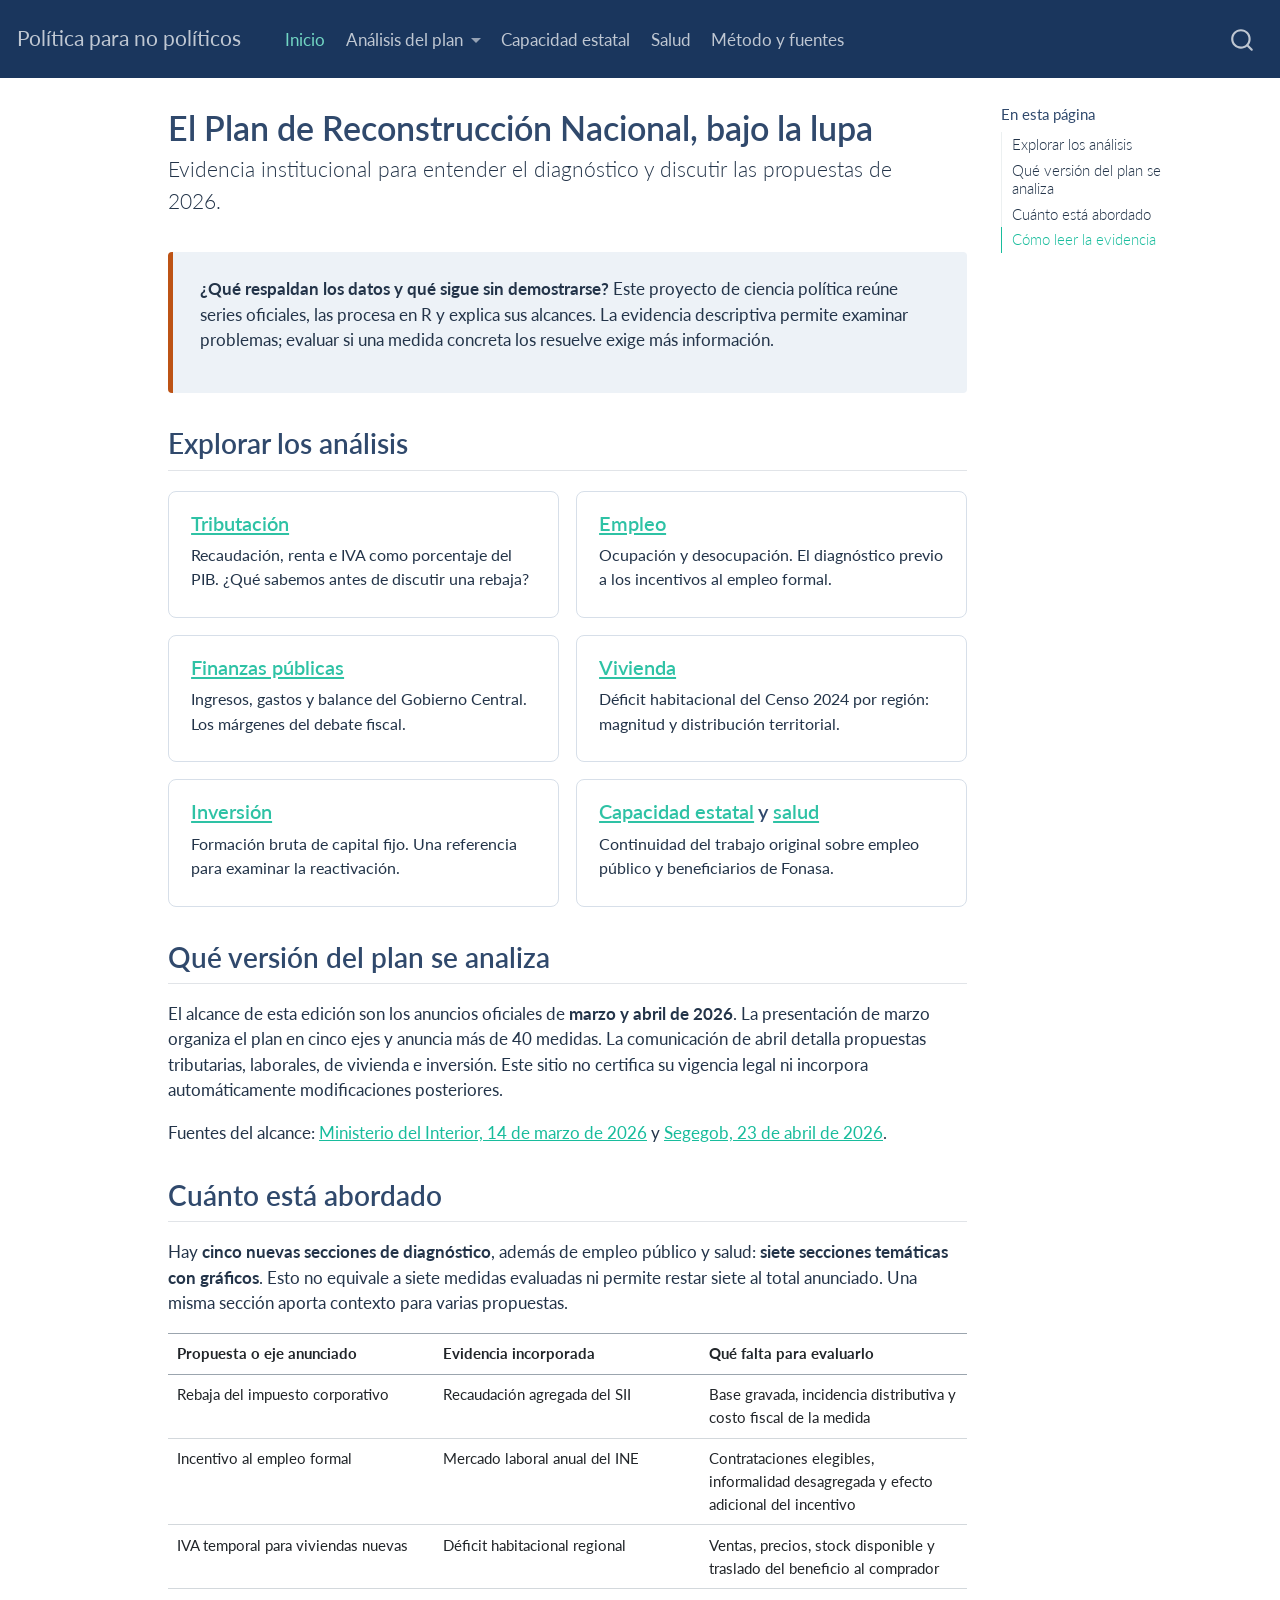
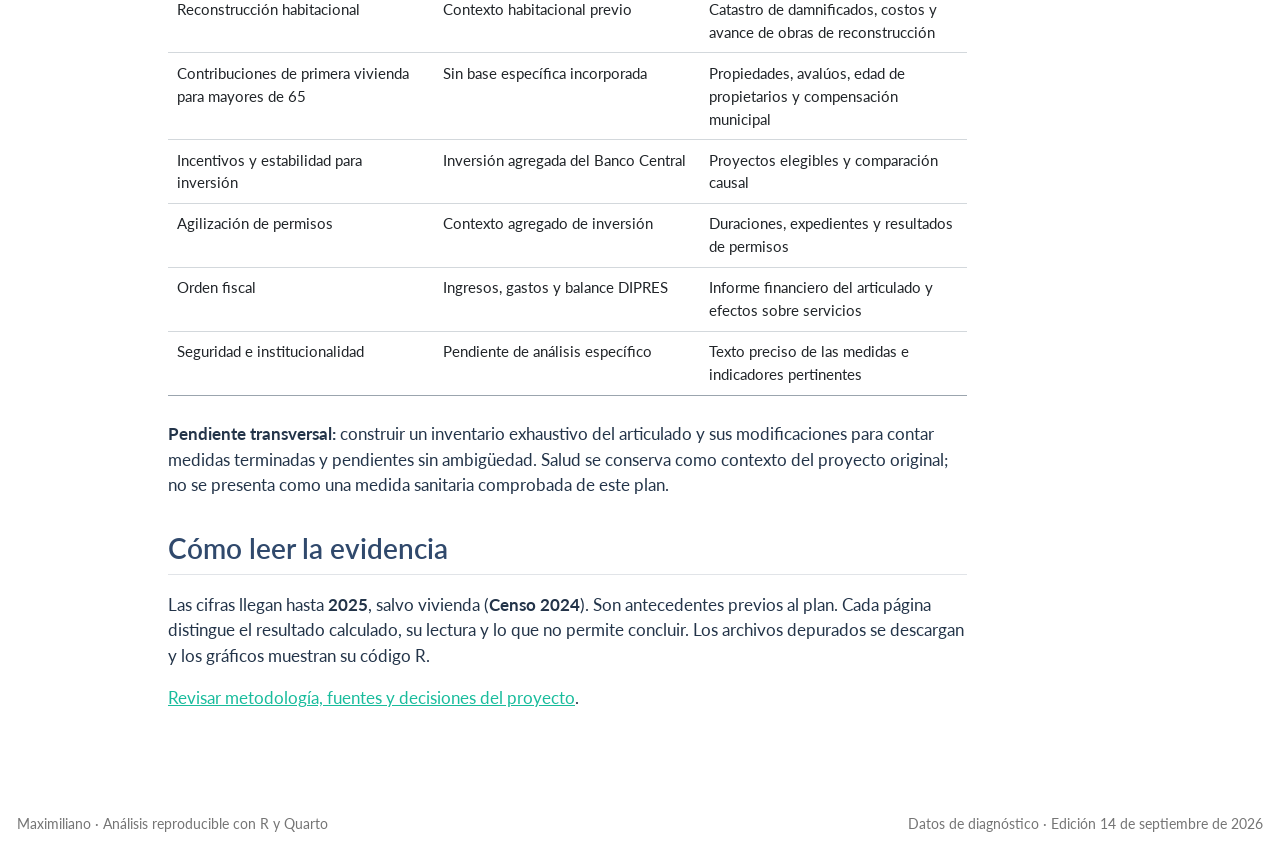
<file: docs/index.html>
<!DOCTYPE html>
<html xmlns="http://www.w3.org/1999/xhtml" lang="es" xml:lang="es"><head>

<meta charset="utf-8">
<meta name="generator" content="quarto-1.3.450">

<meta name="viewport" content="width=device-width, initial-scale=1.0, user-scalable=yes">


<title>Política para no políticos - El Plan de Reconstrucción Nacional, bajo la lupa</title>
<style>
code{white-space: pre-wrap;}
span.smallcaps{font-variant: small-caps;}
div.columns{display: flex; gap: min(4vw, 1.5em);}
div.column{flex: auto; overflow-x: auto;}
div.hanging-indent{margin-left: 1.5em; text-indent: -1.5em;}
ul.task-list{list-style: none;}
ul.task-list li input[type="checkbox"] {
  width: 0.8em;
  margin: 0 0.8em 0.2em -1em; /* quarto-specific, see https://github.com/quarto-dev/quarto-cli/issues/4556 */ 
  vertical-align: middle;
}
</style>


<script src="site_libs/quarto-nav/quarto-nav.js"></script>
<script src="site_libs/quarto-nav/headroom.min.js"></script>
<script src="site_libs/clipboard/clipboard.min.js"></script>
<script src="site_libs/quarto-search/autocomplete.umd.js"></script>
<script src="site_libs/quarto-search/fuse.min.js"></script>
<script src="site_libs/quarto-search/quarto-search.js"></script>
<meta name="quarto:offset" content="./">
<script src="site_libs/quarto-html/quarto.js"></script>
<script src="site_libs/quarto-html/popper.min.js"></script>
<script src="site_libs/quarto-html/tippy.umd.min.js"></script>
<script src="site_libs/quarto-html/anchor.min.js"></script>
<link href="site_libs/quarto-html/tippy.css" rel="stylesheet">
<link href="site_libs/quarto-html/quarto-syntax-highlighting.css" rel="stylesheet" id="quarto-text-highlighting-styles">
<script src="site_libs/bootstrap/bootstrap.min.js"></script>
<link href="site_libs/bootstrap/bootstrap-icons.css" rel="stylesheet">
<link href="site_libs/bootstrap/bootstrap.min.css" rel="stylesheet" id="quarto-bootstrap" data-mode="light">
<script id="quarto-search-options" type="application/json">{
  "location": "navbar",
  "copy-button": false,
  "collapse-after": 3,
  "panel-placement": "end",
  "type": "overlay",
  "limit": 20,
  "language": {
    "search-no-results-text": "Sin resultados",
    "search-matching-documents-text": "documentos encontrados",
    "search-copy-link-title": "Copiar el enlace en la búsqueda",
    "search-hide-matches-text": "Ocultar resultados adicionales",
    "search-more-match-text": "resultado adicional en este documento",
    "search-more-matches-text": "resultados adicionales en este documento",
    "search-clear-button-title": "Borrar",
    "search-detached-cancel-button-title": "Cancelar",
    "search-submit-button-title": "Enviar",
    "search-label": "Buscar"
  }
}</script>


<link rel="stylesheet" href="styles.css">
</head>

<body class="nav-fixed">

<div id="quarto-search-results"></div>
  <header id="quarto-header" class="headroom fixed-top">
    <nav class="navbar navbar-expand-lg navbar-dark ">
      <div class="navbar-container container-fluid">
      <div class="navbar-brand-container">
    <a class="navbar-brand" href="./index.html">
    <span class="navbar-title">Política para no políticos</span>
    </a>
  </div>
            <div id="quarto-search" class="" title="Buscar"></div>
          <button class="navbar-toggler" type="button" data-bs-toggle="collapse" data-bs-target="#navbarCollapse" aria-controls="navbarCollapse" aria-expanded="false" aria-label="Navegación de palanca" onclick="if (window.quartoToggleHeadroom) { window.quartoToggleHeadroom(); }">
  <span class="navbar-toggler-icon"></span>
</button>
          <div class="collapse navbar-collapse" id="navbarCollapse">
            <ul class="navbar-nav navbar-nav-scroll me-auto">
  <li class="nav-item">
    <a class="nav-link active" href="./index.html" rel="" target="" aria-current="page">
 <span class="menu-text">Inicio</span></a>
  </li>  
  <li class="nav-item dropdown ">
    <a class="nav-link dropdown-toggle" href="#" id="nav-menu-análisis-del-plan" role="button" data-bs-toggle="dropdown" aria-expanded="false" rel="" target="">
 <span class="menu-text">Análisis del plan</span>
    </a>
    <ul class="dropdown-menu" aria-labelledby="nav-menu-análisis-del-plan">    
        <li>
    <a class="dropdown-item" href="./03_tributacion.html" rel="" target="">
 <span class="dropdown-text">Tributación</span></a>
  </li>  
        <li>
    <a class="dropdown-item" href="./04_empleo_formal.html" rel="" target="">
 <span class="dropdown-text">Empleo</span></a>
  </li>  
        <li>
    <a class="dropdown-item" href="./05_finanzas_publicas.html" rel="" target="">
 <span class="dropdown-text">Finanzas públicas</span></a>
  </li>  
        <li>
    <a class="dropdown-item" href="./06_vivienda.html" rel="" target="">
 <span class="dropdown-text">Vivienda</span></a>
  </li>  
        <li>
    <a class="dropdown-item" href="./07_inversion.html" rel="" target="">
 <span class="dropdown-text">Inversión</span></a>
  </li>  
    </ul>
  </li>
  <li class="nav-item">
    <a class="nav-link" href="./01_empleo_publico.html" rel="" target="">
 <span class="menu-text">Capacidad estatal</span></a>
  </li>  
  <li class="nav-item">
    <a class="nav-link" href="./02_salud_fonasa.html" rel="" target="">
 <span class="menu-text">Salud</span></a>
  </li>  
  <li class="nav-item">
    <a class="nav-link" href="./metodologia.html" rel="" target="">
 <span class="menu-text">Método y fuentes</span></a>
  </li>  
</ul>
            <div class="quarto-navbar-tools ms-auto">
</div>
          </div> <!-- /navcollapse -->
      </div> <!-- /container-fluid -->
    </nav>
</header>
<!-- content -->
<div id="quarto-content" class="quarto-container page-columns page-rows-contents page-layout-article page-navbar">
<!-- sidebar -->
<!-- margin-sidebar -->
    <div id="quarto-margin-sidebar" class="sidebar margin-sidebar">
        <nav id="TOC" role="doc-toc" class="toc-active">
    <h2 id="toc-title">En esta página</h2>
   
  <ul>
  <li><a href="#explorar-los-análisis" id="toc-explorar-los-análisis" class="nav-link active" data-scroll-target="#explorar-los-análisis">Explorar los análisis</a></li>
  <li><a href="#qué-versión-del-plan-se-analiza" id="toc-qué-versión-del-plan-se-analiza" class="nav-link" data-scroll-target="#qué-versión-del-plan-se-analiza">Qué versión del plan se analiza</a></li>
  <li><a href="#cuánto-está-abordado" id="toc-cuánto-está-abordado" class="nav-link" data-scroll-target="#cuánto-está-abordado">Cuánto está abordado</a></li>
  <li><a href="#cómo-leer-la-evidencia" id="toc-cómo-leer-la-evidencia" class="nav-link" data-scroll-target="#cómo-leer-la-evidencia">Cómo leer la evidencia</a></li>
  </ul>
</nav>
    </div>
<!-- main -->
<main class="content" id="quarto-document-content">

<header id="title-block-header" class="quarto-title-block default">
<div class="quarto-title">
<h1 class="title">El Plan de Reconstrucción Nacional, bajo la lupa</h1>
<p class="subtitle lead">Evidencia institucional para entender el diagnóstico y discutir las propuestas de 2026.</p>
</div>



<div class="quarto-title-meta">

    
  
    
  </div>
  

</header>

<div class="hero">
<p><strong>¿Qué respaldan los datos y qué sigue sin demostrarse?</strong> Este proyecto de ciencia política reúne series oficiales, las procesa en R y explica sus alcances. La evidencia descriptiva permite examinar problemas; evaluar si una medida concreta los resuelve exige más información.</p>
</div>
<section id="explorar-los-análisis" class="level2">
<h2 class="anchored" data-anchor-id="explorar-los-análisis">Explorar los análisis</h2>
<div class="cards">
<section id="tributación" class="level3 card-tema">
<h3 class="anchored" data-anchor-id="tributación"><a href="./03_tributacion.html">Tributación</a></h3>
<p>Recaudación, renta e IVA como porcentaje del PIB. ¿Qué sabemos antes de discutir una rebaja?</p>
</section>
<section id="empleo" class="level3 card-tema">
<h3 class="anchored" data-anchor-id="empleo"><a href="./04_empleo_formal.html">Empleo</a></h3>
<p>Ocupación y desocupación. El diagnóstico previo a los incentivos al empleo formal.</p>
</section>
<section id="finanzas-públicas" class="level3 card-tema">
<h3 class="anchored" data-anchor-id="finanzas-públicas"><a href="./05_finanzas_publicas.html">Finanzas públicas</a></h3>
<p>Ingresos, gastos y balance del Gobierno Central. Los márgenes del debate fiscal.</p>
</section>
<section id="vivienda" class="level3 card-tema">
<h3 class="anchored" data-anchor-id="vivienda"><a href="./06_vivienda.html">Vivienda</a></h3>
<p>Déficit habitacional del Censo 2024 por región: magnitud y distribución territorial.</p>
</section>
<section id="inversión" class="level3 card-tema">
<h3 class="anchored" data-anchor-id="inversión"><a href="./07_inversion.html">Inversión</a></h3>
<p>Formación bruta de capital fijo. Una referencia para examinar la reactivación.</p>
</section>
<section id="capacidad-estatal-y-salud" class="level3 card-tema">
<h3 class="anchored" data-anchor-id="capacidad-estatal-y-salud"><a href="./01_empleo_publico.html">Capacidad estatal</a> y <a href="./02_salud_fonasa.html">salud</a></h3>
<p>Continuidad del trabajo original sobre empleo público y beneficiarios de Fonasa.</p>
</section>
</div>
</section>
<section id="qué-versión-del-plan-se-analiza" class="level2">
<h2 class="anchored" data-anchor-id="qué-versión-del-plan-se-analiza">Qué versión del plan se analiza</h2>
<p>El alcance de esta edición son los anuncios oficiales de <strong>marzo y abril de 2026</strong>. La presentación de marzo organiza el plan en cinco ejes y anuncia más de 40 medidas. La comunicación de abril detalla propuestas tributarias, laborales, de vivienda e inversión. Este sitio no certifica su vigencia legal ni incorpora automáticamente modificaciones posteriores.</p>
<p>Fuentes del alcance: <a href="https://www.interior.gob.cl/noticias/2026/03/14/presidente-jose-antonio-kast-presenta-proyecto-de-ley-de-reconstruccion-nacional-junto-a-ministro-alvarado/">Ministerio del Interior, 14 de marzo de 2026</a> y <a href="https://msgg.gob.cl/wp/2026/04/23/presidente-kast-firma-proyecto-de-ley-del-plan-de-reconstruccion-nacional-y-desarrollo-economico-y-social/">Segegob, 23 de abril de 2026</a>.</p>
</section>
<section id="cuánto-está-abordado" class="level2">
<h2 class="anchored" data-anchor-id="cuánto-está-abordado">Cuánto está abordado</h2>
<p>Hay <strong>cinco nuevas secciones de diagnóstico</strong>, además de empleo público y salud: <strong>siete secciones temáticas con gráficos</strong>. Esto no equivale a siete medidas evaluadas ni permite restar siete al total anunciado. Una misma sección aporta contexto para varias propuestas.</p>
<table class="table">
<colgroup>
<col style="width: 33%">
<col style="width: 33%">
<col style="width: 33%">
</colgroup>
<thead>
<tr class="header">
<th>Propuesta o eje anunciado</th>
<th>Evidencia incorporada</th>
<th>Qué falta para evaluarlo</th>
</tr>
</thead>
<tbody>
<tr class="odd">
<td>Rebaja del impuesto corporativo</td>
<td>Recaudación agregada del SII</td>
<td>Base gravada, incidencia distributiva y costo fiscal de la medida</td>
</tr>
<tr class="even">
<td>Incentivo al empleo formal</td>
<td>Mercado laboral anual del INE</td>
<td>Contrataciones elegibles, informalidad desagregada y efecto adicional del incentivo</td>
</tr>
<tr class="odd">
<td>IVA temporal para viviendas nuevas</td>
<td>Déficit habitacional regional</td>
<td>Ventas, precios, stock disponible y traslado del beneficio al comprador</td>
</tr>
<tr class="even">
<td>Reconstrucción habitacional</td>
<td>Contexto habitacional previo</td>
<td>Catastro de damnificados, costos y avance de obras de reconstrucción</td>
</tr>
<tr class="odd">
<td>Contribuciones de primera vivienda para mayores de 65</td>
<td>Sin base específica incorporada</td>
<td>Propiedades, avalúos, edad de propietarios y compensación municipal</td>
</tr>
<tr class="even">
<td>Incentivos y estabilidad para inversión</td>
<td>Inversión agregada del Banco Central</td>
<td>Proyectos elegibles y comparación causal</td>
</tr>
<tr class="odd">
<td>Agilización de permisos</td>
<td>Contexto agregado de inversión</td>
<td>Duraciones, expedientes y resultados de permisos</td>
</tr>
<tr class="even">
<td>Orden fiscal</td>
<td>Ingresos, gastos y balance DIPRES</td>
<td>Informe financiero del articulado y efectos sobre servicios</td>
</tr>
<tr class="odd">
<td>Seguridad e institucionalidad</td>
<td>Pendiente de análisis específico</td>
<td>Texto preciso de las medidas e indicadores pertinentes</td>
</tr>
</tbody>
</table>
<p><strong>Pendiente transversal:</strong> construir un inventario exhaustivo del articulado y sus modificaciones para contar medidas terminadas y pendientes sin ambigüedad. Salud se conserva como contexto del proyecto original; no se presenta como una medida sanitaria comprobada de este plan.</p>
</section>
<section id="cómo-leer-la-evidencia" class="level2">
<h2 class="anchored" data-anchor-id="cómo-leer-la-evidencia">Cómo leer la evidencia</h2>
<p>Las cifras llegan hasta <strong>2025</strong>, salvo vivienda (<strong>Censo 2024</strong>). Son antecedentes previos al plan. Cada página distingue el resultado calculado, su lectura y lo que no permite concluir. Los archivos depurados se descargan y los gráficos muestran su código R.</p>
<p><a href="./metodologia.html">Revisar metodología, fuentes y decisiones del proyecto</a>.</p>


</section>

</main> <!-- /main -->
<script id="quarto-html-after-body" type="application/javascript">
window.document.addEventListener("DOMContentLoaded", function (event) {
  const toggleBodyColorMode = (bsSheetEl) => {
    const mode = bsSheetEl.getAttribute("data-mode");
    const bodyEl = window.document.querySelector("body");
    if (mode === "dark") {
      bodyEl.classList.add("quarto-dark");
      bodyEl.classList.remove("quarto-light");
    } else {
      bodyEl.classList.add("quarto-light");
      bodyEl.classList.remove("quarto-dark");
    }
  }
  const toggleBodyColorPrimary = () => {
    const bsSheetEl = window.document.querySelector("link#quarto-bootstrap");
    if (bsSheetEl) {
      toggleBodyColorMode(bsSheetEl);
    }
  }
  toggleBodyColorPrimary();  
  const icon = "";
  const anchorJS = new window.AnchorJS();
  anchorJS.options = {
    placement: 'right',
    icon: icon
  };
  anchorJS.add('.anchored');
  const isCodeAnnotation = (el) => {
    for (const clz of el.classList) {
      if (clz.startsWith('code-annotation-')) {                     
        return true;
      }
    }
    return false;
  }
  const clipboard = new window.ClipboardJS('.code-copy-button', {
    text: function(trigger) {
      const codeEl = trigger.previousElementSibling.cloneNode(true);
      for (const childEl of codeEl.children) {
        if (isCodeAnnotation(childEl)) {
          childEl.remove();
        }
      }
      return codeEl.innerText;
    }
  });
  clipboard.on('success', function(e) {
    // button target
    const button = e.trigger;
    // don't keep focus
    button.blur();
    // flash "checked"
    button.classList.add('code-copy-button-checked');
    var currentTitle = button.getAttribute("title");
    button.setAttribute("title", "Copiado");
    let tooltip;
    if (window.bootstrap) {
      button.setAttribute("data-bs-toggle", "tooltip");
      button.setAttribute("data-bs-placement", "left");
      button.setAttribute("data-bs-title", "Copiado");
      tooltip = new bootstrap.Tooltip(button, 
        { trigger: "manual", 
          customClass: "code-copy-button-tooltip",
          offset: [0, -8]});
      tooltip.show();    
    }
    setTimeout(function() {
      if (tooltip) {
        tooltip.hide();
        button.removeAttribute("data-bs-title");
        button.removeAttribute("data-bs-toggle");
        button.removeAttribute("data-bs-placement");
      }
      button.setAttribute("title", currentTitle);
      button.classList.remove('code-copy-button-checked');
    }, 1000);
    // clear code selection
    e.clearSelection();
  });
  function tippyHover(el, contentFn) {
    const config = {
      allowHTML: true,
      content: contentFn,
      maxWidth: 500,
      delay: 100,
      arrow: false,
      appendTo: function(el) {
          return el.parentElement;
      },
      interactive: true,
      interactiveBorder: 10,
      theme: 'quarto',
      placement: 'bottom-start'
    };
    window.tippy(el, config); 
  }
  const noterefs = window.document.querySelectorAll('a[role="doc-noteref"]');
  for (var i=0; i<noterefs.length; i++) {
    const ref = noterefs[i];
    tippyHover(ref, function() {
      // use id or data attribute instead here
      let href = ref.getAttribute('data-footnote-href') || ref.getAttribute('href');
      try { href = new URL(href).hash; } catch {}
      const id = href.replace(/^#\/?/, "");
      const note = window.document.getElementById(id);
      return note.innerHTML;
    });
  }
      let selectedAnnoteEl;
      const selectorForAnnotation = ( cell, annotation) => {
        let cellAttr = 'data-code-cell="' + cell + '"';
        let lineAttr = 'data-code-annotation="' +  annotation + '"';
        const selector = 'span[' + cellAttr + '][' + lineAttr + ']';
        return selector;
      }
      const selectCodeLines = (annoteEl) => {
        const doc = window.document;
        const targetCell = annoteEl.getAttribute("data-target-cell");
        const targetAnnotation = annoteEl.getAttribute("data-target-annotation");
        const annoteSpan = window.document.querySelector(selectorForAnnotation(targetCell, targetAnnotation));
        const lines = annoteSpan.getAttribute("data-code-lines").split(",");
        const lineIds = lines.map((line) => {
          return targetCell + "-" + line;
        })
        let top = null;
        let height = null;
        let parent = null;
        if (lineIds.length > 0) {
            //compute the position of the single el (top and bottom and make a div)
            const el = window.document.getElementById(lineIds[0]);
            top = el.offsetTop;
            height = el.offsetHeight;
            parent = el.parentElement.parentElement;
          if (lineIds.length > 1) {
            const lastEl = window.document.getElementById(lineIds[lineIds.length - 1]);
            const bottom = lastEl.offsetTop + lastEl.offsetHeight;
            height = bottom - top;
          }
          if (top !== null && height !== null && parent !== null) {
            // cook up a div (if necessary) and position it 
            let div = window.document.getElementById("code-annotation-line-highlight");
            if (div === null) {
              div = window.document.createElement("div");
              div.setAttribute("id", "code-annotation-line-highlight");
              div.style.position = 'absolute';
              parent.appendChild(div);
            }
            div.style.top = top - 2 + "px";
            div.style.height = height + 4 + "px";
            let gutterDiv = window.document.getElementById("code-annotation-line-highlight-gutter");
            if (gutterDiv === null) {
              gutterDiv = window.document.createElement("div");
              gutterDiv.setAttribute("id", "code-annotation-line-highlight-gutter");
              gutterDiv.style.position = 'absolute';
              const codeCell = window.document.getElementById(targetCell);
              const gutter = codeCell.querySelector('.code-annotation-gutter');
              gutter.appendChild(gutterDiv);
            }
            gutterDiv.style.top = top - 2 + "px";
            gutterDiv.style.height = height + 4 + "px";
          }
          selectedAnnoteEl = annoteEl;
        }
      };
      const unselectCodeLines = () => {
        const elementsIds = ["code-annotation-line-highlight", "code-annotation-line-highlight-gutter"];
        elementsIds.forEach((elId) => {
          const div = window.document.getElementById(elId);
          if (div) {
            div.remove();
          }
        });
        selectedAnnoteEl = undefined;
      };
      // Attach click handler to the DT
      const annoteDls = window.document.querySelectorAll('dt[data-target-cell]');
      for (const annoteDlNode of annoteDls) {
        annoteDlNode.addEventListener('click', (event) => {
          const clickedEl = event.target;
          if (clickedEl !== selectedAnnoteEl) {
            unselectCodeLines();
            const activeEl = window.document.querySelector('dt[data-target-cell].code-annotation-active');
            if (activeEl) {
              activeEl.classList.remove('code-annotation-active');
            }
            selectCodeLines(clickedEl);
            clickedEl.classList.add('code-annotation-active');
          } else {
            // Unselect the line
            unselectCodeLines();
            clickedEl.classList.remove('code-annotation-active');
          }
        });
      }
  const findCites = (el) => {
    const parentEl = el.parentElement;
    if (parentEl) {
      const cites = parentEl.dataset.cites;
      if (cites) {
        return {
          el,
          cites: cites.split(' ')
        };
      } else {
        return findCites(el.parentElement)
      }
    } else {
      return undefined;
    }
  };
  var bibliorefs = window.document.querySelectorAll('a[role="doc-biblioref"]');
  for (var i=0; i<bibliorefs.length; i++) {
    const ref = bibliorefs[i];
    const citeInfo = findCites(ref);
    if (citeInfo) {
      tippyHover(citeInfo.el, function() {
        var popup = window.document.createElement('div');
        citeInfo.cites.forEach(function(cite) {
          var citeDiv = window.document.createElement('div');
          citeDiv.classList.add('hanging-indent');
          citeDiv.classList.add('csl-entry');
          var biblioDiv = window.document.getElementById('ref-' + cite);
          if (biblioDiv) {
            citeDiv.innerHTML = biblioDiv.innerHTML;
          }
          popup.appendChild(citeDiv);
        });
        return popup.innerHTML;
      });
    }
  }
    var localhostRegex = new RegExp(/^(?:http|https):\/\/localhost\:?[0-9]*\//);
      var filterRegex = new RegExp("https:\/\/titan1959\.github\.io\/Mega-reforma-Chile\/");
    var isInternal = (href) => {
        return filterRegex.test(href) || localhostRegex.test(href);
    }
    // Inspect non-navigation links and adorn them if external
 	var links = window.document.querySelectorAll('a[href]:not(.nav-link):not(.navbar-brand):not(.toc-action):not(.sidebar-link):not(.sidebar-item-toggle):not(.pagination-link):not(.no-external):not([aria-hidden]):not(.dropdown-item)');
    for (var i=0; i<links.length; i++) {
      const link = links[i];
      if (!isInternal(link.href)) {
          // target, if specified
          link.setAttribute("target", "_blank");
      }
    }
});
</script>
</div> <!-- /content -->
<footer class="footer">
  <div class="nav-footer">
    <div class="nav-footer-left">Maximiliano · Análisis reproducible con R y Quarto</div>   
    <div class="nav-footer-center">
      &nbsp;
    </div>
    <div class="nav-footer-right">Datos de diagnóstico · Edición 14 de septiembre de 2026</div>
  </div>
</footer>



</body></html>
</file>
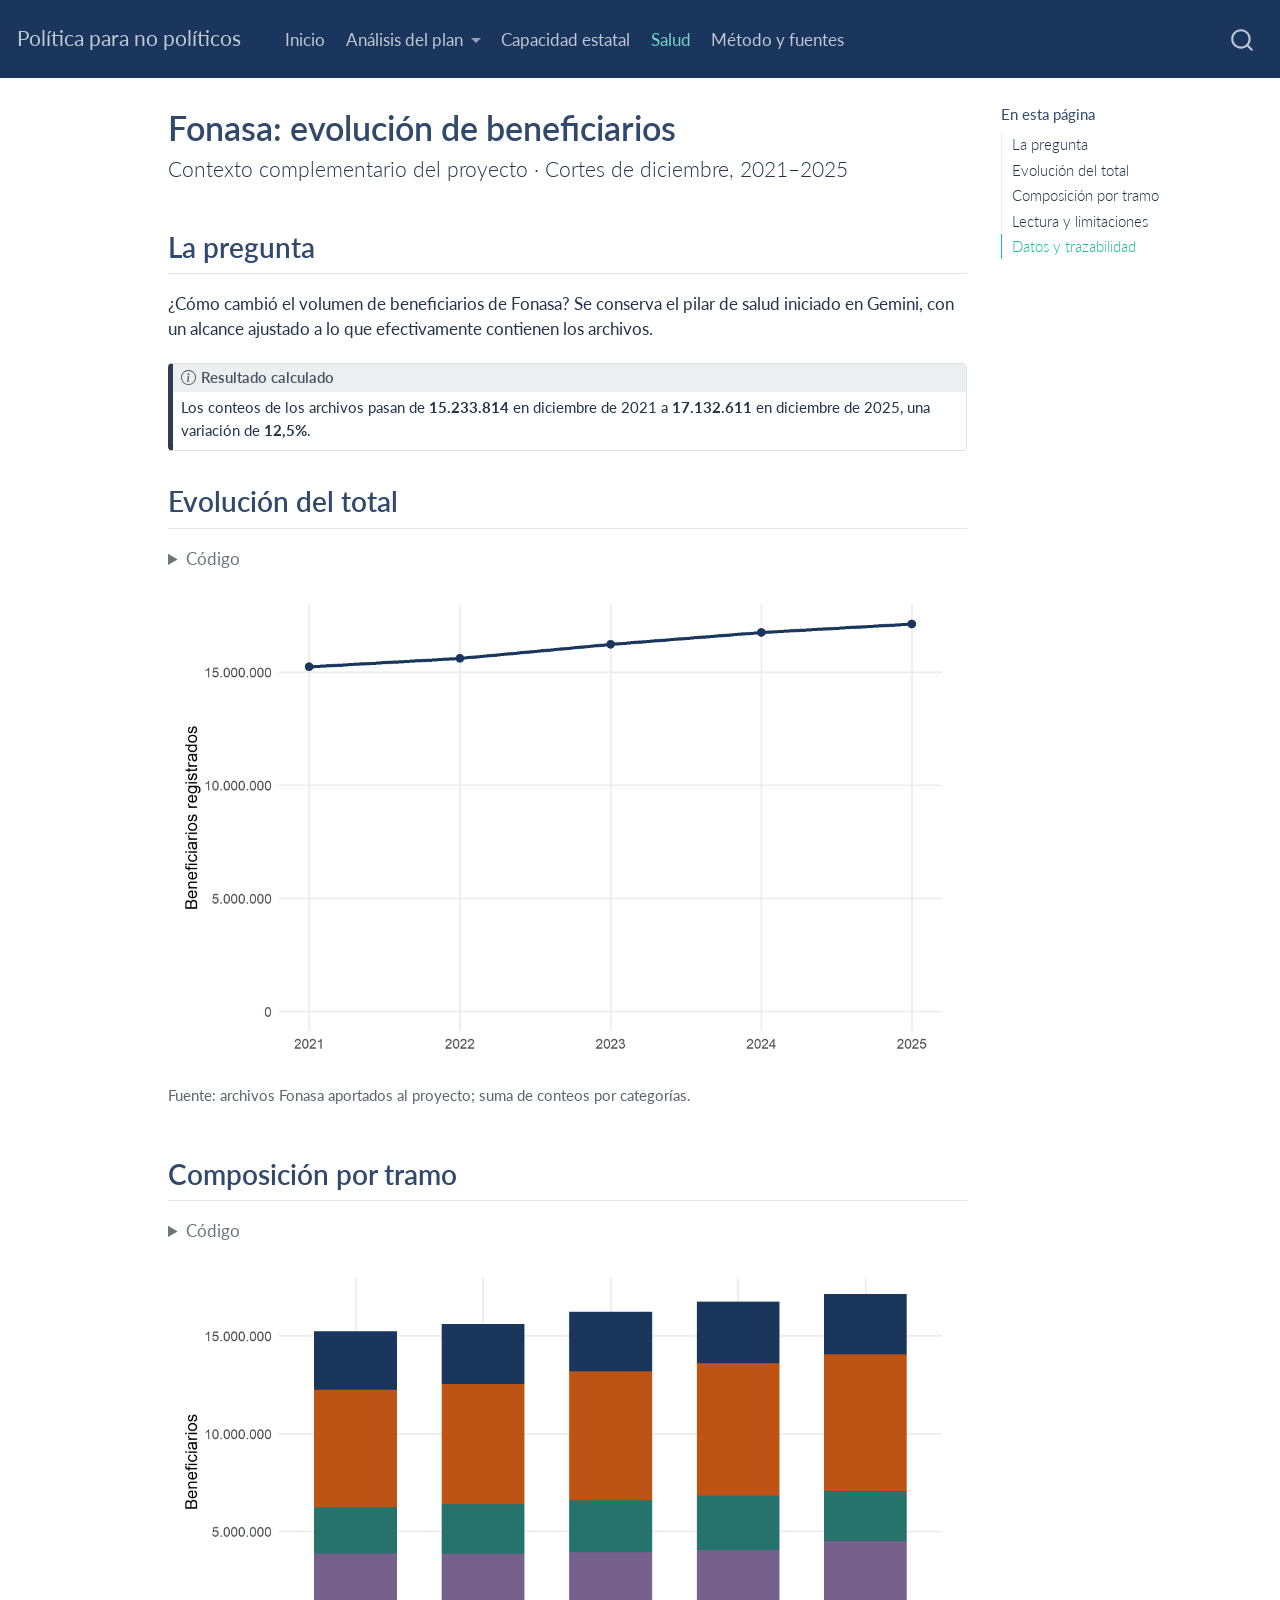
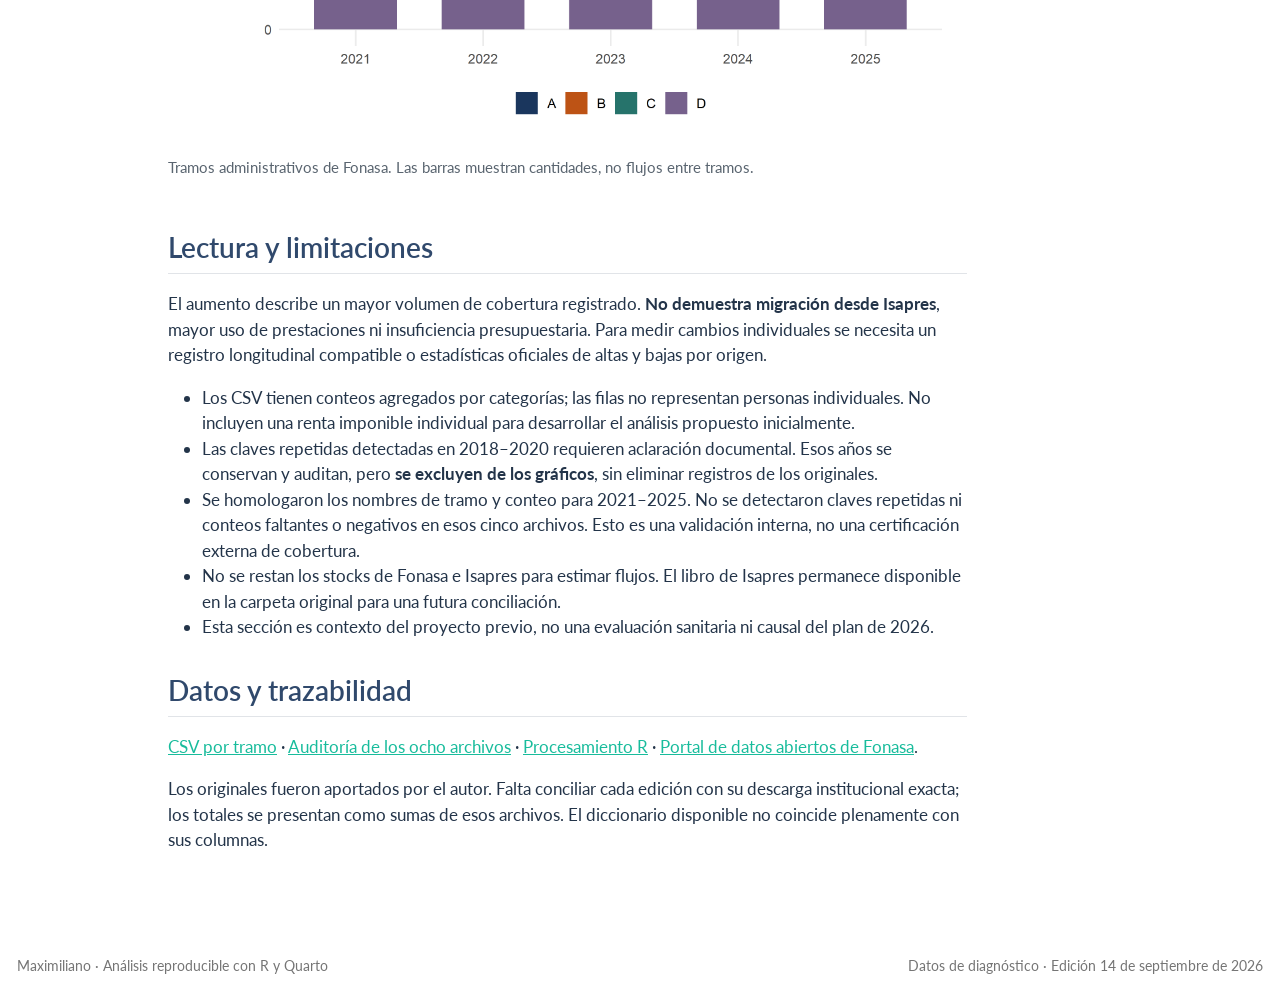
<file: docs/02_salud_fonasa.html>
<!DOCTYPE html>
<html xmlns="http://www.w3.org/1999/xhtml" lang="es" xml:lang="es"><head>

<meta charset="utf-8">
<meta name="generator" content="quarto-1.3.450">

<meta name="viewport" content="width=device-width, initial-scale=1.0, user-scalable=yes">


<title>Política para no políticos - Fonasa: evolución de beneficiarios</title>
<style>
code{white-space: pre-wrap;}
span.smallcaps{font-variant: small-caps;}
div.columns{display: flex; gap: min(4vw, 1.5em);}
div.column{flex: auto; overflow-x: auto;}
div.hanging-indent{margin-left: 1.5em; text-indent: -1.5em;}
ul.task-list{list-style: none;}
ul.task-list li input[type="checkbox"] {
  width: 0.8em;
  margin: 0 0.8em 0.2em -1em; /* quarto-specific, see https://github.com/quarto-dev/quarto-cli/issues/4556 */ 
  vertical-align: middle;
}
/* CSS for syntax highlighting */
pre > code.sourceCode { white-space: pre; position: relative; }
pre > code.sourceCode > span { display: inline-block; line-height: 1.25; }
pre > code.sourceCode > span:empty { height: 1.2em; }
.sourceCode { overflow: visible; }
code.sourceCode > span { color: inherit; text-decoration: inherit; }
div.sourceCode { margin: 1em 0; }
pre.sourceCode { margin: 0; }
@media screen {
div.sourceCode { overflow: auto; }
}
@media print {
pre > code.sourceCode { white-space: pre-wrap; }
pre > code.sourceCode > span { text-indent: -5em; padding-left: 5em; }
}
pre.numberSource code
  { counter-reset: source-line 0; }
pre.numberSource code > span
  { position: relative; left: -4em; counter-increment: source-line; }
pre.numberSource code > span > a:first-child::before
  { content: counter(source-line);
    position: relative; left: -1em; text-align: right; vertical-align: baseline;
    border: none; display: inline-block;
    -webkit-touch-callout: none; -webkit-user-select: none;
    -khtml-user-select: none; -moz-user-select: none;
    -ms-user-select: none; user-select: none;
    padding: 0 4px; width: 4em;
  }
pre.numberSource { margin-left: 3em;  padding-left: 4px; }
div.sourceCode
  {   }
@media screen {
pre > code.sourceCode > span > a:first-child::before { text-decoration: underline; }
}
</style>


<script src="site_libs/quarto-nav/quarto-nav.js"></script>
<script src="site_libs/quarto-nav/headroom.min.js"></script>
<script src="site_libs/clipboard/clipboard.min.js"></script>
<script src="site_libs/quarto-search/autocomplete.umd.js"></script>
<script src="site_libs/quarto-search/fuse.min.js"></script>
<script src="site_libs/quarto-search/quarto-search.js"></script>
<meta name="quarto:offset" content="./">
<script src="site_libs/quarto-html/quarto.js"></script>
<script src="site_libs/quarto-html/popper.min.js"></script>
<script src="site_libs/quarto-html/tippy.umd.min.js"></script>
<script src="site_libs/quarto-html/anchor.min.js"></script>
<link href="site_libs/quarto-html/tippy.css" rel="stylesheet">
<link href="site_libs/quarto-html/quarto-syntax-highlighting.css" rel="stylesheet" id="quarto-text-highlighting-styles">
<script src="site_libs/bootstrap/bootstrap.min.js"></script>
<link href="site_libs/bootstrap/bootstrap-icons.css" rel="stylesheet">
<link href="site_libs/bootstrap/bootstrap.min.css" rel="stylesheet" id="quarto-bootstrap" data-mode="light">
<script id="quarto-search-options" type="application/json">{
  "location": "navbar",
  "copy-button": false,
  "collapse-after": 3,
  "panel-placement": "end",
  "type": "overlay",
  "limit": 20,
  "language": {
    "search-no-results-text": "Sin resultados",
    "search-matching-documents-text": "documentos encontrados",
    "search-copy-link-title": "Copiar el enlace en la búsqueda",
    "search-hide-matches-text": "Ocultar resultados adicionales",
    "search-more-match-text": "resultado adicional en este documento",
    "search-more-matches-text": "resultados adicionales en este documento",
    "search-clear-button-title": "Borrar",
    "search-detached-cancel-button-title": "Cancelar",
    "search-submit-button-title": "Enviar",
    "search-label": "Buscar"
  }
}</script>


<link rel="stylesheet" href="styles.css">
</head>

<body class="nav-fixed">

<div id="quarto-search-results"></div>
  <header id="quarto-header" class="headroom fixed-top">
    <nav class="navbar navbar-expand-lg navbar-dark ">
      <div class="navbar-container container-fluid">
      <div class="navbar-brand-container">
    <a class="navbar-brand" href="./index.html">
    <span class="navbar-title">Política para no políticos</span>
    </a>
  </div>
            <div id="quarto-search" class="" title="Buscar"></div>
          <button class="navbar-toggler" type="button" data-bs-toggle="collapse" data-bs-target="#navbarCollapse" aria-controls="navbarCollapse" aria-expanded="false" aria-label="Navegación de palanca" onclick="if (window.quartoToggleHeadroom) { window.quartoToggleHeadroom(); }">
  <span class="navbar-toggler-icon"></span>
</button>
          <div class="collapse navbar-collapse" id="navbarCollapse">
            <ul class="navbar-nav navbar-nav-scroll me-auto">
  <li class="nav-item">
    <a class="nav-link" href="./index.html" rel="" target="">
 <span class="menu-text">Inicio</span></a>
  </li>  
  <li class="nav-item dropdown ">
    <a class="nav-link dropdown-toggle" href="#" id="nav-menu-análisis-del-plan" role="button" data-bs-toggle="dropdown" aria-expanded="false" rel="" target="">
 <span class="menu-text">Análisis del plan</span>
    </a>
    <ul class="dropdown-menu" aria-labelledby="nav-menu-análisis-del-plan">    
        <li>
    <a class="dropdown-item" href="./03_tributacion.html" rel="" target="">
 <span class="dropdown-text">Tributación</span></a>
  </li>  
        <li>
    <a class="dropdown-item" href="./04_empleo_formal.html" rel="" target="">
 <span class="dropdown-text">Empleo</span></a>
  </li>  
        <li>
    <a class="dropdown-item" href="./05_finanzas_publicas.html" rel="" target="">
 <span class="dropdown-text">Finanzas públicas</span></a>
  </li>  
        <li>
    <a class="dropdown-item" href="./06_vivienda.html" rel="" target="">
 <span class="dropdown-text">Vivienda</span></a>
  </li>  
        <li>
    <a class="dropdown-item" href="./07_inversion.html" rel="" target="">
 <span class="dropdown-text">Inversión</span></a>
  </li>  
    </ul>
  </li>
  <li class="nav-item">
    <a class="nav-link" href="./01_empleo_publico.html" rel="" target="">
 <span class="menu-text">Capacidad estatal</span></a>
  </li>  
  <li class="nav-item">
    <a class="nav-link active" href="./02_salud_fonasa.html" rel="" target="" aria-current="page">
 <span class="menu-text">Salud</span></a>
  </li>  
  <li class="nav-item">
    <a class="nav-link" href="./metodologia.html" rel="" target="">
 <span class="menu-text">Método y fuentes</span></a>
  </li>  
</ul>
            <div class="quarto-navbar-tools ms-auto">
</div>
          </div> <!-- /navcollapse -->
      </div> <!-- /container-fluid -->
    </nav>
</header>
<!-- content -->
<div id="quarto-content" class="quarto-container page-columns page-rows-contents page-layout-article page-navbar">
<!-- sidebar -->
<!-- margin-sidebar -->
    <div id="quarto-margin-sidebar" class="sidebar margin-sidebar">
        <nav id="TOC" role="doc-toc" class="toc-active">
    <h2 id="toc-title">En esta página</h2>
   
  <ul>
  <li><a href="#la-pregunta" id="toc-la-pregunta" class="nav-link active" data-scroll-target="#la-pregunta">La pregunta</a></li>
  <li><a href="#evolución-del-total" id="toc-evolución-del-total" class="nav-link" data-scroll-target="#evolución-del-total">Evolución del total</a></li>
  <li><a href="#composición-por-tramo" id="toc-composición-por-tramo" class="nav-link" data-scroll-target="#composición-por-tramo">Composición por tramo</a></li>
  <li><a href="#lectura-y-limitaciones" id="toc-lectura-y-limitaciones" class="nav-link" data-scroll-target="#lectura-y-limitaciones">Lectura y limitaciones</a></li>
  <li><a href="#datos-y-trazabilidad" id="toc-datos-y-trazabilidad" class="nav-link" data-scroll-target="#datos-y-trazabilidad">Datos y trazabilidad</a></li>
  </ul>
</nav>
    </div>
<!-- main -->
<main class="content" id="quarto-document-content">

<header id="title-block-header" class="quarto-title-block default">
<div class="quarto-title">
<h1 class="title">Fonasa: evolución de beneficiarios</h1>
<p class="subtitle lead">Contexto complementario del proyecto · Cortes de diciembre, 2021–2025</p>
</div>



<div class="quarto-title-meta">

    
  
    
  </div>
  

</header>

<section id="la-pregunta" class="level2">
<h2 class="anchored" data-anchor-id="la-pregunta">La pregunta</h2>
<p>¿Cómo cambió el volumen de beneficiarios de Fonasa? Se conserva el pilar de salud iniciado en Gemini, con un alcance ajustado a lo que efectivamente contienen los archivos.</p>
<div class="callout callout-style-default callout-note callout-titled" title="Resultado calculado">
<div class="callout-header d-flex align-content-center">
<div class="callout-icon-container">
<i class="callout-icon"></i>
</div>
<div class="callout-title-container flex-fill">
Resultado calculado
</div>
</div>
<div class="callout-body-container callout-body">
<p>Los conteos de los archivos pasan de <strong>15.233.814</strong> en diciembre de 2021 a <strong>17.132.611</strong> en diciembre de 2025, una variación de <strong>12,5%</strong>.</p>
</div>
</div>
</section>
<section id="evolución-del-total" class="level2">
<h2 class="anchored" data-anchor-id="evolución-del-total">Evolución del total</h2>
<div class="cell">
<details>
<summary>Código</summary>
<div class="sourceCode cell-code" id="cb1"><pre class="sourceCode r code-with-copy"><code class="sourceCode r"><span id="cb1-1"><a href="#cb1-1" aria-hidden="true" tabindex="-1"></a><span class="fu">lineas</span>(t,<span class="st">'beneficiarios'</span>,<span class="at">unidad=</span><span class="st">'Beneficiarios registrados'</span>)</span></code><button title="Copiar al portapapeles" class="code-copy-button"><i class="bi"></i></button></pre></div>
</details>
<div class="cell-output-display">
<div class="quarto-figure quarto-figure-center">
<figure class="figure">
<p><img src="02_salud_fonasa_files/figure-html/unnamed-chunk-3-1.png" class="img-fluid figure-img" alt="El total agregado de beneficiarios de Fonasa aumenta entre diciembre de 2021 y diciembre de 2025." width="1280"></p>
<figcaption class="figure-caption">Fuente: archivos Fonasa aportados al proyecto; suma de conteos por categorías.</figcaption>
</figure>
</div>
</div>
</div>
</section>
<section id="composición-por-tramo" class="level2">
<h2 class="anchored" data-anchor-id="composición-por-tramo">Composición por tramo</h2>
<div class="cell">
<details>
<summary>Código</summary>
<div class="sourceCode cell-code" id="cb2"><pre class="sourceCode r code-with-copy"><code class="sourceCode r"><span id="cb2-1"><a href="#cb2-1" aria-hidden="true" tabindex="-1"></a><span class="fu">ggplot</span>(f,<span class="fu">aes</span>(<span class="fu">factor</span>(anio),beneficiarios,<span class="at">fill=</span>tramo))<span class="sc">+</span><span class="fu">geom_col</span>(<span class="at">width=</span>.<span class="dv">65</span>)<span class="sc">+</span><span class="fu">scale_fill_manual</span>(<span class="at">values=</span>paleta)<span class="sc">+</span><span class="fu">scale_y_continuous</span>(<span class="at">labels=</span><span class="fu">label_number</span>(<span class="at">big.mark=</span><span class="st">'.'</span>,<span class="at">decimal.mark=</span><span class="st">','</span>))<span class="sc">+</span><span class="fu">labs</span>(<span class="at">x=</span><span class="cn">NULL</span>,<span class="at">y=</span><span class="st">'Beneficiarios'</span>,<span class="at">fill=</span><span class="st">'Tramo'</span>)</span></code><button title="Copiar al portapapeles" class="code-copy-button"><i class="bi"></i></button></pre></div>
</details>
<div class="cell-output-display">
<div class="quarto-figure quarto-figure-center">
<figure class="figure">
<p><img src="02_salud_fonasa_files/figure-html/unnamed-chunk-4-1.png" class="img-fluid figure-img" alt="Barras apiladas con beneficiarios de Fonasa en tramos A, B, C y D, para cada diciembre de 2021 a 2025." width="1280"></p>
<figcaption class="figure-caption">Tramos administrativos de Fonasa. Las barras muestran cantidades, no flujos entre tramos.</figcaption>
</figure>
</div>
</div>
</div>
</section>
<section id="lectura-y-limitaciones" class="level2">
<h2 class="anchored" data-anchor-id="lectura-y-limitaciones">Lectura y limitaciones</h2>
<p>El aumento describe un mayor volumen de cobertura registrado. <strong>No demuestra migración desde Isapres</strong>, mayor uso de prestaciones ni insuficiencia presupuestaria. Para medir cambios individuales se necesita un registro longitudinal compatible o estadísticas oficiales de altas y bajas por origen.</p>
<ul>
<li>Los CSV tienen conteos agregados por categorías; las filas no representan personas individuales. No incluyen una renta imponible individual para desarrollar el análisis propuesto inicialmente.</li>
<li>Las claves repetidas detectadas en 2018–2020 requieren aclaración documental. Esos años se conservan y auditan, pero <strong>se excluyen de los gráficos</strong>, sin eliminar registros de los originales.</li>
<li>Se homologaron los nombres de tramo y conteo para 2021–2025. No se detectaron claves repetidas ni conteos faltantes o negativos en esos cinco archivos. Esto es una validación interna, no una certificación externa de cobertura.</li>
<li>No se restan los stocks de Fonasa e Isapres para estimar flujos. El libro de Isapres permanece disponible en la carpeta original para una futura conciliación.</li>
<li>Esta sección es contexto del proyecto previo, no una evaluación sanitaria ni causal del plan de 2026.</li>
</ul>
</section>
<section id="datos-y-trazabilidad" class="level2">
<h2 class="anchored" data-anchor-id="datos-y-trazabilidad">Datos y trazabilidad</h2>
<p><a href="datos/fonasa_tramos.csv">CSV por tramo</a> · <a href="datos/auditoria_fonasa.csv">Auditoría de los ocho archivos</a> · <a href="scripts/procesar_datos.R">Procesamiento R</a> · <a href="https://datosabiertos.fonasa.cl/dimensiones-beneficiarios/">Portal de datos abiertos de Fonasa</a>.</p>
<p>Los originales fueron aportados por el autor. Falta conciliar cada edición con su descarga institucional exacta; los totales se presentan como sumas de esos archivos. El diccionario disponible no coincide plenamente con sus columnas.</p>


</section>

</main> <!-- /main -->
<script id="quarto-html-after-body" type="application/javascript">
window.document.addEventListener("DOMContentLoaded", function (event) {
  const toggleBodyColorMode = (bsSheetEl) => {
    const mode = bsSheetEl.getAttribute("data-mode");
    const bodyEl = window.document.querySelector("body");
    if (mode === "dark") {
      bodyEl.classList.add("quarto-dark");
      bodyEl.classList.remove("quarto-light");
    } else {
      bodyEl.classList.add("quarto-light");
      bodyEl.classList.remove("quarto-dark");
    }
  }
  const toggleBodyColorPrimary = () => {
    const bsSheetEl = window.document.querySelector("link#quarto-bootstrap");
    if (bsSheetEl) {
      toggleBodyColorMode(bsSheetEl);
    }
  }
  toggleBodyColorPrimary();  
  const icon = "";
  const anchorJS = new window.AnchorJS();
  anchorJS.options = {
    placement: 'right',
    icon: icon
  };
  anchorJS.add('.anchored');
  const isCodeAnnotation = (el) => {
    for (const clz of el.classList) {
      if (clz.startsWith('code-annotation-')) {                     
        return true;
      }
    }
    return false;
  }
  const clipboard = new window.ClipboardJS('.code-copy-button', {
    text: function(trigger) {
      const codeEl = trigger.previousElementSibling.cloneNode(true);
      for (const childEl of codeEl.children) {
        if (isCodeAnnotation(childEl)) {
          childEl.remove();
        }
      }
      return codeEl.innerText;
    }
  });
  clipboard.on('success', function(e) {
    // button target
    const button = e.trigger;
    // don't keep focus
    button.blur();
    // flash "checked"
    button.classList.add('code-copy-button-checked');
    var currentTitle = button.getAttribute("title");
    button.setAttribute("title", "Copiado");
    let tooltip;
    if (window.bootstrap) {
      button.setAttribute("data-bs-toggle", "tooltip");
      button.setAttribute("data-bs-placement", "left");
      button.setAttribute("data-bs-title", "Copiado");
      tooltip = new bootstrap.Tooltip(button, 
        { trigger: "manual", 
          customClass: "code-copy-button-tooltip",
          offset: [0, -8]});
      tooltip.show();    
    }
    setTimeout(function() {
      if (tooltip) {
        tooltip.hide();
        button.removeAttribute("data-bs-title");
        button.removeAttribute("data-bs-toggle");
        button.removeAttribute("data-bs-placement");
      }
      button.setAttribute("title", currentTitle);
      button.classList.remove('code-copy-button-checked');
    }, 1000);
    // clear code selection
    e.clearSelection();
  });
  function tippyHover(el, contentFn) {
    const config = {
      allowHTML: true,
      content: contentFn,
      maxWidth: 500,
      delay: 100,
      arrow: false,
      appendTo: function(el) {
          return el.parentElement;
      },
      interactive: true,
      interactiveBorder: 10,
      theme: 'quarto',
      placement: 'bottom-start'
    };
    window.tippy(el, config); 
  }
  const noterefs = window.document.querySelectorAll('a[role="doc-noteref"]');
  for (var i=0; i<noterefs.length; i++) {
    const ref = noterefs[i];
    tippyHover(ref, function() {
      // use id or data attribute instead here
      let href = ref.getAttribute('data-footnote-href') || ref.getAttribute('href');
      try { href = new URL(href).hash; } catch {}
      const id = href.replace(/^#\/?/, "");
      const note = window.document.getElementById(id);
      return note.innerHTML;
    });
  }
      let selectedAnnoteEl;
      const selectorForAnnotation = ( cell, annotation) => {
        let cellAttr = 'data-code-cell="' + cell + '"';
        let lineAttr = 'data-code-annotation="' +  annotation + '"';
        const selector = 'span[' + cellAttr + '][' + lineAttr + ']';
        return selector;
      }
      const selectCodeLines = (annoteEl) => {
        const doc = window.document;
        const targetCell = annoteEl.getAttribute("data-target-cell");
        const targetAnnotation = annoteEl.getAttribute("data-target-annotation");
        const annoteSpan = window.document.querySelector(selectorForAnnotation(targetCell, targetAnnotation));
        const lines = annoteSpan.getAttribute("data-code-lines").split(",");
        const lineIds = lines.map((line) => {
          return targetCell + "-" + line;
        })
        let top = null;
        let height = null;
        let parent = null;
        if (lineIds.length > 0) {
            //compute the position of the single el (top and bottom and make a div)
            const el = window.document.getElementById(lineIds[0]);
            top = el.offsetTop;
            height = el.offsetHeight;
            parent = el.parentElement.parentElement;
          if (lineIds.length > 1) {
            const lastEl = window.document.getElementById(lineIds[lineIds.length - 1]);
            const bottom = lastEl.offsetTop + lastEl.offsetHeight;
            height = bottom - top;
          }
          if (top !== null && height !== null && parent !== null) {
            // cook up a div (if necessary) and position it 
            let div = window.document.getElementById("code-annotation-line-highlight");
            if (div === null) {
              div = window.document.createElement("div");
              div.setAttribute("id", "code-annotation-line-highlight");
              div.style.position = 'absolute';
              parent.appendChild(div);
            }
            div.style.top = top - 2 + "px";
            div.style.height = height + 4 + "px";
            let gutterDiv = window.document.getElementById("code-annotation-line-highlight-gutter");
            if (gutterDiv === null) {
              gutterDiv = window.document.createElement("div");
              gutterDiv.setAttribute("id", "code-annotation-line-highlight-gutter");
              gutterDiv.style.position = 'absolute';
              const codeCell = window.document.getElementById(targetCell);
              const gutter = codeCell.querySelector('.code-annotation-gutter');
              gutter.appendChild(gutterDiv);
            }
            gutterDiv.style.top = top - 2 + "px";
            gutterDiv.style.height = height + 4 + "px";
          }
          selectedAnnoteEl = annoteEl;
        }
      };
      const unselectCodeLines = () => {
        const elementsIds = ["code-annotation-line-highlight", "code-annotation-line-highlight-gutter"];
        elementsIds.forEach((elId) => {
          const div = window.document.getElementById(elId);
          if (div) {
            div.remove();
          }
        });
        selectedAnnoteEl = undefined;
      };
      // Attach click handler to the DT
      const annoteDls = window.document.querySelectorAll('dt[data-target-cell]');
      for (const annoteDlNode of annoteDls) {
        annoteDlNode.addEventListener('click', (event) => {
          const clickedEl = event.target;
          if (clickedEl !== selectedAnnoteEl) {
            unselectCodeLines();
            const activeEl = window.document.querySelector('dt[data-target-cell].code-annotation-active');
            if (activeEl) {
              activeEl.classList.remove('code-annotation-active');
            }
            selectCodeLines(clickedEl);
            clickedEl.classList.add('code-annotation-active');
          } else {
            // Unselect the line
            unselectCodeLines();
            clickedEl.classList.remove('code-annotation-active');
          }
        });
      }
  const findCites = (el) => {
    const parentEl = el.parentElement;
    if (parentEl) {
      const cites = parentEl.dataset.cites;
      if (cites) {
        return {
          el,
          cites: cites.split(' ')
        };
      } else {
        return findCites(el.parentElement)
      }
    } else {
      return undefined;
    }
  };
  var bibliorefs = window.document.querySelectorAll('a[role="doc-biblioref"]');
  for (var i=0; i<bibliorefs.length; i++) {
    const ref = bibliorefs[i];
    const citeInfo = findCites(ref);
    if (citeInfo) {
      tippyHover(citeInfo.el, function() {
        var popup = window.document.createElement('div');
        citeInfo.cites.forEach(function(cite) {
          var citeDiv = window.document.createElement('div');
          citeDiv.classList.add('hanging-indent');
          citeDiv.classList.add('csl-entry');
          var biblioDiv = window.document.getElementById('ref-' + cite);
          if (biblioDiv) {
            citeDiv.innerHTML = biblioDiv.innerHTML;
          }
          popup.appendChild(citeDiv);
        });
        return popup.innerHTML;
      });
    }
  }
    var localhostRegex = new RegExp(/^(?:http|https):\/\/localhost\:?[0-9]*\//);
      var filterRegex = new RegExp("https:\/\/titan1959\.github\.io\/Mega-reforma-Chile\/");
    var isInternal = (href) => {
        return filterRegex.test(href) || localhostRegex.test(href);
    }
    // Inspect non-navigation links and adorn them if external
 	var links = window.document.querySelectorAll('a[href]:not(.nav-link):not(.navbar-brand):not(.toc-action):not(.sidebar-link):not(.sidebar-item-toggle):not(.pagination-link):not(.no-external):not([aria-hidden]):not(.dropdown-item)');
    for (var i=0; i<links.length; i++) {
      const link = links[i];
      if (!isInternal(link.href)) {
          // target, if specified
          link.setAttribute("target", "_blank");
      }
    }
});
</script>
</div> <!-- /content -->
<footer class="footer">
  <div class="nav-footer">
    <div class="nav-footer-left">Maximiliano · Análisis reproducible con R y Quarto</div>   
    <div class="nav-footer-center">
      &nbsp;
    </div>
    <div class="nav-footer-right">Datos de diagnóstico · Edición 14 de septiembre de 2026</div>
  </div>
</footer>



</body></html>
</file>
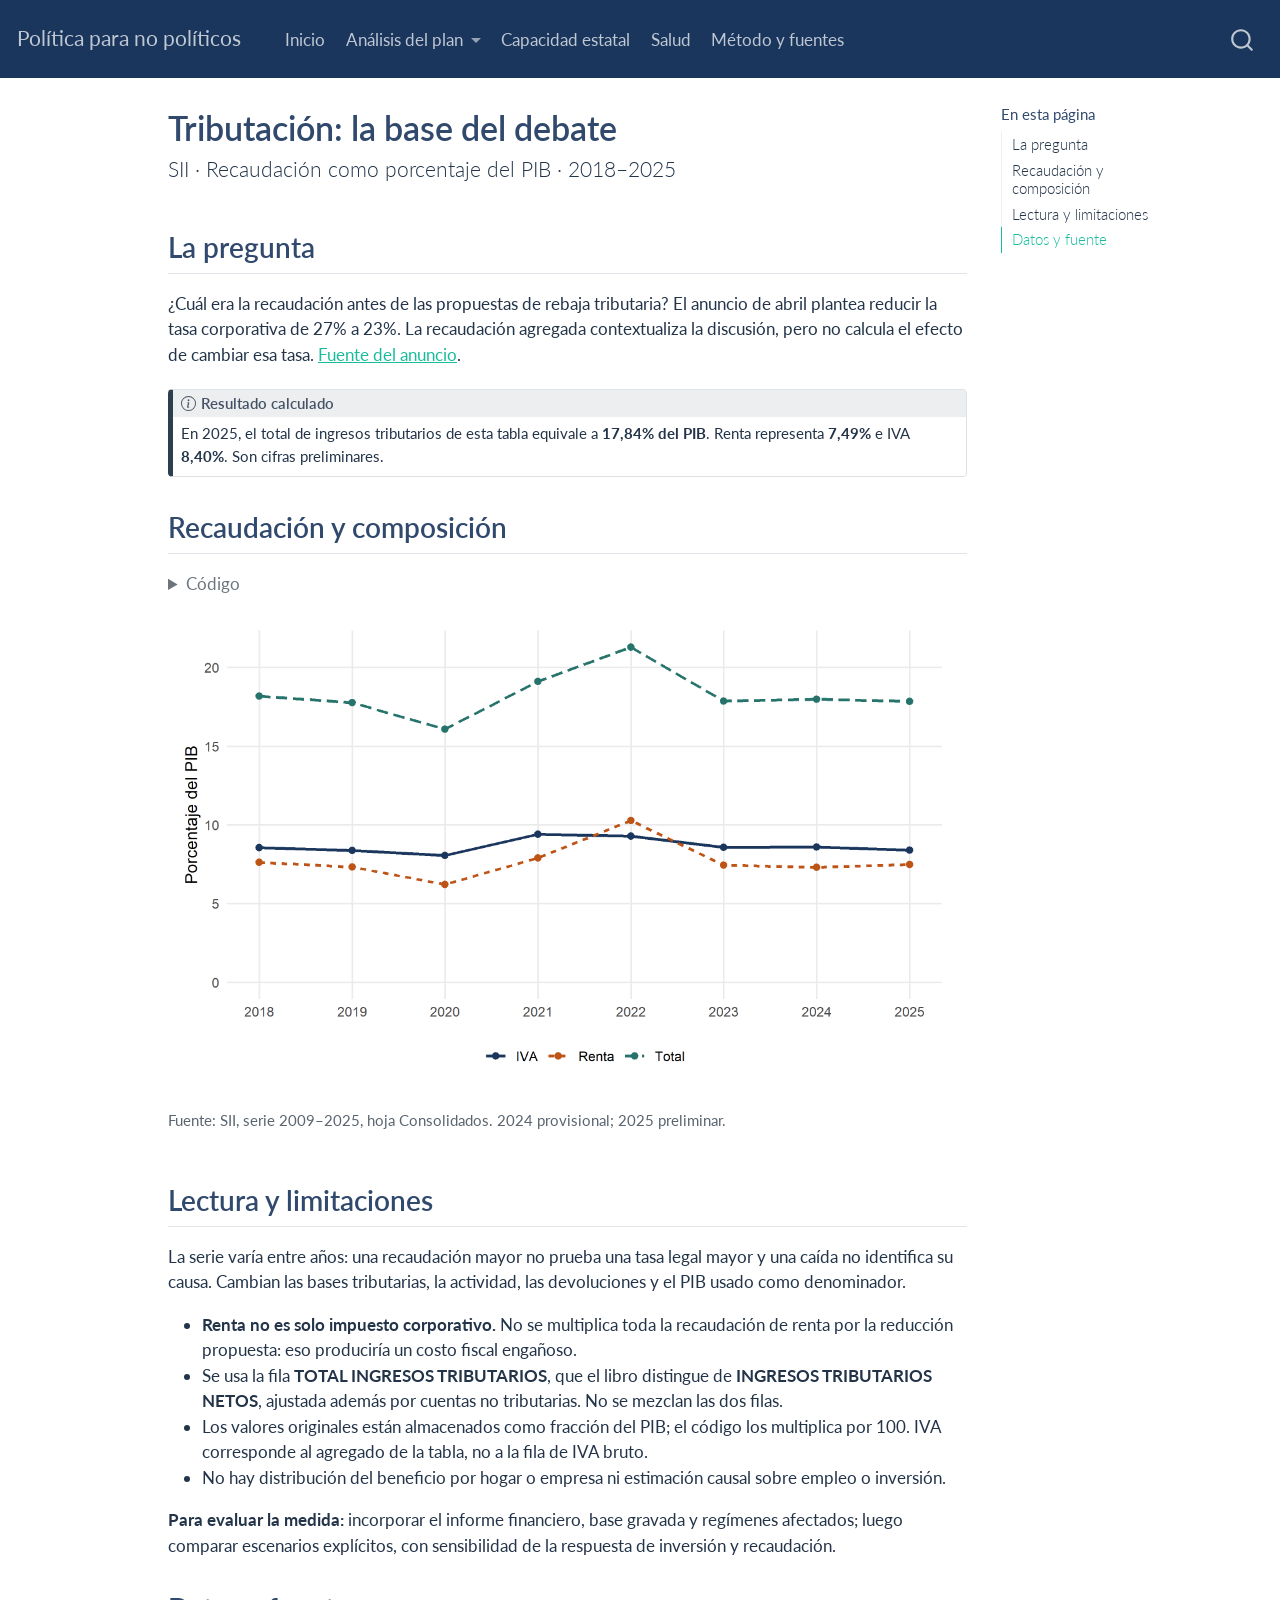
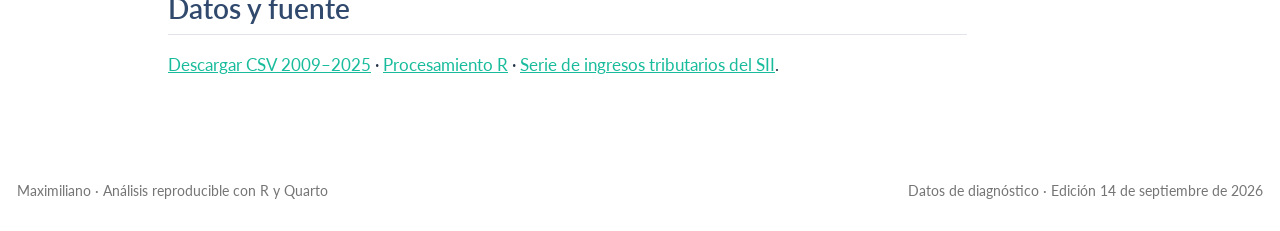
<file: docs/03_tributacion.html>
<!DOCTYPE html>
<html xmlns="http://www.w3.org/1999/xhtml" lang="es" xml:lang="es"><head>

<meta charset="utf-8">
<meta name="generator" content="quarto-1.3.450">

<meta name="viewport" content="width=device-width, initial-scale=1.0, user-scalable=yes">


<title>Política para no políticos - Tributación: la base del debate</title>
<style>
code{white-space: pre-wrap;}
span.smallcaps{font-variant: small-caps;}
div.columns{display: flex; gap: min(4vw, 1.5em);}
div.column{flex: auto; overflow-x: auto;}
div.hanging-indent{margin-left: 1.5em; text-indent: -1.5em;}
ul.task-list{list-style: none;}
ul.task-list li input[type="checkbox"] {
  width: 0.8em;
  margin: 0 0.8em 0.2em -1em; /* quarto-specific, see https://github.com/quarto-dev/quarto-cli/issues/4556 */ 
  vertical-align: middle;
}
/* CSS for syntax highlighting */
pre > code.sourceCode { white-space: pre; position: relative; }
pre > code.sourceCode > span { display: inline-block; line-height: 1.25; }
pre > code.sourceCode > span:empty { height: 1.2em; }
.sourceCode { overflow: visible; }
code.sourceCode > span { color: inherit; text-decoration: inherit; }
div.sourceCode { margin: 1em 0; }
pre.sourceCode { margin: 0; }
@media screen {
div.sourceCode { overflow: auto; }
}
@media print {
pre > code.sourceCode { white-space: pre-wrap; }
pre > code.sourceCode > span { text-indent: -5em; padding-left: 5em; }
}
pre.numberSource code
  { counter-reset: source-line 0; }
pre.numberSource code > span
  { position: relative; left: -4em; counter-increment: source-line; }
pre.numberSource code > span > a:first-child::before
  { content: counter(source-line);
    position: relative; left: -1em; text-align: right; vertical-align: baseline;
    border: none; display: inline-block;
    -webkit-touch-callout: none; -webkit-user-select: none;
    -khtml-user-select: none; -moz-user-select: none;
    -ms-user-select: none; user-select: none;
    padding: 0 4px; width: 4em;
  }
pre.numberSource { margin-left: 3em;  padding-left: 4px; }
div.sourceCode
  {   }
@media screen {
pre > code.sourceCode > span > a:first-child::before { text-decoration: underline; }
}
</style>


<script src="site_libs/quarto-nav/quarto-nav.js"></script>
<script src="site_libs/quarto-nav/headroom.min.js"></script>
<script src="site_libs/clipboard/clipboard.min.js"></script>
<script src="site_libs/quarto-search/autocomplete.umd.js"></script>
<script src="site_libs/quarto-search/fuse.min.js"></script>
<script src="site_libs/quarto-search/quarto-search.js"></script>
<meta name="quarto:offset" content="./">
<script src="site_libs/quarto-html/quarto.js"></script>
<script src="site_libs/quarto-html/popper.min.js"></script>
<script src="site_libs/quarto-html/tippy.umd.min.js"></script>
<script src="site_libs/quarto-html/anchor.min.js"></script>
<link href="site_libs/quarto-html/tippy.css" rel="stylesheet">
<link href="site_libs/quarto-html/quarto-syntax-highlighting.css" rel="stylesheet" id="quarto-text-highlighting-styles">
<script src="site_libs/bootstrap/bootstrap.min.js"></script>
<link href="site_libs/bootstrap/bootstrap-icons.css" rel="stylesheet">
<link href="site_libs/bootstrap/bootstrap.min.css" rel="stylesheet" id="quarto-bootstrap" data-mode="light">
<script id="quarto-search-options" type="application/json">{
  "location": "navbar",
  "copy-button": false,
  "collapse-after": 3,
  "panel-placement": "end",
  "type": "overlay",
  "limit": 20,
  "language": {
    "search-no-results-text": "Sin resultados",
    "search-matching-documents-text": "documentos encontrados",
    "search-copy-link-title": "Copiar el enlace en la búsqueda",
    "search-hide-matches-text": "Ocultar resultados adicionales",
    "search-more-match-text": "resultado adicional en este documento",
    "search-more-matches-text": "resultados adicionales en este documento",
    "search-clear-button-title": "Borrar",
    "search-detached-cancel-button-title": "Cancelar",
    "search-submit-button-title": "Enviar",
    "search-label": "Buscar"
  }
}</script>


<link rel="stylesheet" href="styles.css">
</head>

<body class="nav-fixed">

<div id="quarto-search-results"></div>
  <header id="quarto-header" class="headroom fixed-top">
    <nav class="navbar navbar-expand-lg navbar-dark ">
      <div class="navbar-container container-fluid">
      <div class="navbar-brand-container">
    <a class="navbar-brand" href="./index.html">
    <span class="navbar-title">Política para no políticos</span>
    </a>
  </div>
            <div id="quarto-search" class="" title="Buscar"></div>
          <button class="navbar-toggler" type="button" data-bs-toggle="collapse" data-bs-target="#navbarCollapse" aria-controls="navbarCollapse" aria-expanded="false" aria-label="Navegación de palanca" onclick="if (window.quartoToggleHeadroom) { window.quartoToggleHeadroom(); }">
  <span class="navbar-toggler-icon"></span>
</button>
          <div class="collapse navbar-collapse" id="navbarCollapse">
            <ul class="navbar-nav navbar-nav-scroll me-auto">
  <li class="nav-item">
    <a class="nav-link" href="./index.html" rel="" target="">
 <span class="menu-text">Inicio</span></a>
  </li>  
  <li class="nav-item dropdown ">
    <a class="nav-link dropdown-toggle" href="#" id="nav-menu-análisis-del-plan" role="button" data-bs-toggle="dropdown" aria-expanded="false" rel="" target="">
 <span class="menu-text">Análisis del plan</span>
    </a>
    <ul class="dropdown-menu" aria-labelledby="nav-menu-análisis-del-plan">    
        <li>
    <a class="dropdown-item" href="./03_tributacion.html" rel="" target="">
 <span class="dropdown-text">Tributación</span></a>
  </li>  
        <li>
    <a class="dropdown-item" href="./04_empleo_formal.html" rel="" target="">
 <span class="dropdown-text">Empleo</span></a>
  </li>  
        <li>
    <a class="dropdown-item" href="./05_finanzas_publicas.html" rel="" target="">
 <span class="dropdown-text">Finanzas públicas</span></a>
  </li>  
        <li>
    <a class="dropdown-item" href="./06_vivienda.html" rel="" target="">
 <span class="dropdown-text">Vivienda</span></a>
  </li>  
        <li>
    <a class="dropdown-item" href="./07_inversion.html" rel="" target="">
 <span class="dropdown-text">Inversión</span></a>
  </li>  
    </ul>
  </li>
  <li class="nav-item">
    <a class="nav-link" href="./01_empleo_publico.html" rel="" target="">
 <span class="menu-text">Capacidad estatal</span></a>
  </li>  
  <li class="nav-item">
    <a class="nav-link" href="./02_salud_fonasa.html" rel="" target="">
 <span class="menu-text">Salud</span></a>
  </li>  
  <li class="nav-item">
    <a class="nav-link" href="./metodologia.html" rel="" target="">
 <span class="menu-text">Método y fuentes</span></a>
  </li>  
</ul>
            <div class="quarto-navbar-tools ms-auto">
</div>
          </div> <!-- /navcollapse -->
      </div> <!-- /container-fluid -->
    </nav>
</header>
<!-- content -->
<div id="quarto-content" class="quarto-container page-columns page-rows-contents page-layout-article page-navbar">
<!-- sidebar -->
<!-- margin-sidebar -->
    <div id="quarto-margin-sidebar" class="sidebar margin-sidebar">
        <nav id="TOC" role="doc-toc" class="toc-active">
    <h2 id="toc-title">En esta página</h2>
   
  <ul>
  <li><a href="#la-pregunta" id="toc-la-pregunta" class="nav-link active" data-scroll-target="#la-pregunta">La pregunta</a></li>
  <li><a href="#recaudación-y-composición" id="toc-recaudación-y-composición" class="nav-link" data-scroll-target="#recaudación-y-composición">Recaudación y composición</a></li>
  <li><a href="#lectura-y-limitaciones" id="toc-lectura-y-limitaciones" class="nav-link" data-scroll-target="#lectura-y-limitaciones">Lectura y limitaciones</a></li>
  <li><a href="#datos-y-fuente" id="toc-datos-y-fuente" class="nav-link" data-scroll-target="#datos-y-fuente">Datos y fuente</a></li>
  </ul>
</nav>
    </div>
<!-- main -->
<main class="content" id="quarto-document-content">

<header id="title-block-header" class="quarto-title-block default">
<div class="quarto-title">
<h1 class="title">Tributación: la base del debate</h1>
<p class="subtitle lead">SII · Recaudación como porcentaje del PIB · 2018–2025</p>
</div>



<div class="quarto-title-meta">

    
  
    
  </div>
  

</header>

<section id="la-pregunta" class="level2">
<h2 class="anchored" data-anchor-id="la-pregunta">La pregunta</h2>
<p>¿Cuál era la recaudación antes de las propuestas de rebaja tributaria? El anuncio de abril plantea reducir la tasa corporativa de 27% a 23%. La recaudación agregada contextualiza la discusión, pero no calcula el efecto de cambiar esa tasa. <a href="https://msgg.gob.cl/wp/2026/04/23/presidente-kast-firma-proyecto-de-ley-del-plan-de-reconstruccion-nacional-y-desarrollo-economico-y-social/">Fuente del anuncio</a>.</p>
<div class="callout callout-style-default callout-note callout-titled" title="Resultado calculado">
<div class="callout-header d-flex align-content-center">
<div class="callout-icon-container">
<i class="callout-icon"></i>
</div>
<div class="callout-title-container flex-fill">
Resultado calculado
</div>
</div>
<div class="callout-body-container callout-body">
<p>En 2025, el total de ingresos tributarios de esta tabla equivale a <strong>17,84% del PIB</strong>. Renta representa <strong>7,49%</strong> e IVA <strong>8,40%</strong>. Son cifras preliminares.</p>
</div>
</div>
</section>
<section id="recaudación-y-composición" class="level2">
<h2 class="anchored" data-anchor-id="recaudación-y-composición">Recaudación y composición</h2>
<div class="cell">
<details>
<summary>Código</summary>
<div class="sourceCode cell-code" id="cb1"><pre class="sourceCode r code-with-copy"><code class="sourceCode r"><span id="cb1-1"><a href="#cb1-1" aria-hidden="true" tabindex="-1"></a>g <span class="ot">&lt;-</span> d <span class="sc">|&gt;</span> <span class="fu">select</span>(anio,<span class="at">Total=</span>total,<span class="at">Renta=</span>renta,<span class="at">IVA=</span>iva) <span class="sc">|&gt;</span> <span class="fu">pivot_longer</span>(<span class="sc">-</span>anio,<span class="at">names_to=</span><span class="st">'tipo'</span>,<span class="at">values_to=</span><span class="st">'pct'</span>)</span>
<span id="cb1-2"><a href="#cb1-2" aria-hidden="true" tabindex="-1"></a><span class="fu">lineas</span>(g,<span class="st">'pct'</span>,<span class="st">'tipo'</span>,<span class="st">'Porcentaje del PIB'</span>)</span></code><button title="Copiar al portapapeles" class="code-copy-button"><i class="bi"></i></button></pre></div>
</details>
<div class="cell-output-display">
<div class="quarto-figure quarto-figure-center">
<figure class="figure">
<p><img src="03_tributacion_files/figure-html/unnamed-chunk-3-1.png" class="img-fluid figure-img" alt="Series de recaudación total, renta e IVA como porcentaje del PIB entre 2018 y 2025; el total alcanza un máximo del período en 2022." width="1280"></p>
<figcaption class="figure-caption">Fuente: SII, serie 2009–2025, hoja Consolidados. 2024 provisional; 2025 preliminar.</figcaption>
</figure>
</div>
</div>
</div>
</section>
<section id="lectura-y-limitaciones" class="level2">
<h2 class="anchored" data-anchor-id="lectura-y-limitaciones">Lectura y limitaciones</h2>
<p>La serie varía entre años: una recaudación mayor no prueba una tasa legal mayor y una caída no identifica su causa. Cambian las bases tributarias, la actividad, las devoluciones y el PIB usado como denominador.</p>
<ul>
<li><strong>Renta no es solo impuesto corporativo.</strong> No se multiplica toda la recaudación de renta por la reducción propuesta: eso produciría un costo fiscal engañoso.</li>
<li>Se usa la fila <strong>TOTAL INGRESOS TRIBUTARIOS</strong>, que el libro distingue de <strong>INGRESOS TRIBUTARIOS NETOS</strong>, ajustada además por cuentas no tributarias. No se mezclan las dos filas.</li>
<li>Los valores originales están almacenados como fracción del PIB; el código los multiplica por 100. IVA corresponde al agregado de la tabla, no a la fila de IVA bruto.</li>
<li>No hay distribución del beneficio por hogar o empresa ni estimación causal sobre empleo o inversión.</li>
</ul>
<p><strong>Para evaluar la medida:</strong> incorporar el informe financiero, base gravada y regímenes afectados; luego comparar escenarios explícitos, con sensibilidad de la respuesta de inversión y recaudación.</p>
</section>
<section id="datos-y-fuente" class="level2">
<h2 class="anchored" data-anchor-id="datos-y-fuente">Datos y fuente</h2>
<p><a href="datos/tributacion.csv">Descargar CSV 2009–2025</a> · <a href="scripts/procesar_datos.R">Procesamiento R</a> · <a href="https://www.sii.cl/sobre_el_sii/serie_de_ingresos_tributarios.html">Serie de ingresos tributarios del SII</a>.</p>


</section>

</main> <!-- /main -->
<script id="quarto-html-after-body" type="application/javascript">
window.document.addEventListener("DOMContentLoaded", function (event) {
  const toggleBodyColorMode = (bsSheetEl) => {
    const mode = bsSheetEl.getAttribute("data-mode");
    const bodyEl = window.document.querySelector("body");
    if (mode === "dark") {
      bodyEl.classList.add("quarto-dark");
      bodyEl.classList.remove("quarto-light");
    } else {
      bodyEl.classList.add("quarto-light");
      bodyEl.classList.remove("quarto-dark");
    }
  }
  const toggleBodyColorPrimary = () => {
    const bsSheetEl = window.document.querySelector("link#quarto-bootstrap");
    if (bsSheetEl) {
      toggleBodyColorMode(bsSheetEl);
    }
  }
  toggleBodyColorPrimary();  
  const icon = "";
  const anchorJS = new window.AnchorJS();
  anchorJS.options = {
    placement: 'right',
    icon: icon
  };
  anchorJS.add('.anchored');
  const isCodeAnnotation = (el) => {
    for (const clz of el.classList) {
      if (clz.startsWith('code-annotation-')) {                     
        return true;
      }
    }
    return false;
  }
  const clipboard = new window.ClipboardJS('.code-copy-button', {
    text: function(trigger) {
      const codeEl = trigger.previousElementSibling.cloneNode(true);
      for (const childEl of codeEl.children) {
        if (isCodeAnnotation(childEl)) {
          childEl.remove();
        }
      }
      return codeEl.innerText;
    }
  });
  clipboard.on('success', function(e) {
    // button target
    const button = e.trigger;
    // don't keep focus
    button.blur();
    // flash "checked"
    button.classList.add('code-copy-button-checked');
    var currentTitle = button.getAttribute("title");
    button.setAttribute("title", "Copiado");
    let tooltip;
    if (window.bootstrap) {
      button.setAttribute("data-bs-toggle", "tooltip");
      button.setAttribute("data-bs-placement", "left");
      button.setAttribute("data-bs-title", "Copiado");
      tooltip = new bootstrap.Tooltip(button, 
        { trigger: "manual", 
          customClass: "code-copy-button-tooltip",
          offset: [0, -8]});
      tooltip.show();    
    }
    setTimeout(function() {
      if (tooltip) {
        tooltip.hide();
        button.removeAttribute("data-bs-title");
        button.removeAttribute("data-bs-toggle");
        button.removeAttribute("data-bs-placement");
      }
      button.setAttribute("title", currentTitle);
      button.classList.remove('code-copy-button-checked');
    }, 1000);
    // clear code selection
    e.clearSelection();
  });
  function tippyHover(el, contentFn) {
    const config = {
      allowHTML: true,
      content: contentFn,
      maxWidth: 500,
      delay: 100,
      arrow: false,
      appendTo: function(el) {
          return el.parentElement;
      },
      interactive: true,
      interactiveBorder: 10,
      theme: 'quarto',
      placement: 'bottom-start'
    };
    window.tippy(el, config); 
  }
  const noterefs = window.document.querySelectorAll('a[role="doc-noteref"]');
  for (var i=0; i<noterefs.length; i++) {
    const ref = noterefs[i];
    tippyHover(ref, function() {
      // use id or data attribute instead here
      let href = ref.getAttribute('data-footnote-href') || ref.getAttribute('href');
      try { href = new URL(href).hash; } catch {}
      const id = href.replace(/^#\/?/, "");
      const note = window.document.getElementById(id);
      return note.innerHTML;
    });
  }
      let selectedAnnoteEl;
      const selectorForAnnotation = ( cell, annotation) => {
        let cellAttr = 'data-code-cell="' + cell + '"';
        let lineAttr = 'data-code-annotation="' +  annotation + '"';
        const selector = 'span[' + cellAttr + '][' + lineAttr + ']';
        return selector;
      }
      const selectCodeLines = (annoteEl) => {
        const doc = window.document;
        const targetCell = annoteEl.getAttribute("data-target-cell");
        const targetAnnotation = annoteEl.getAttribute("data-target-annotation");
        const annoteSpan = window.document.querySelector(selectorForAnnotation(targetCell, targetAnnotation));
        const lines = annoteSpan.getAttribute("data-code-lines").split(",");
        const lineIds = lines.map((line) => {
          return targetCell + "-" + line;
        })
        let top = null;
        let height = null;
        let parent = null;
        if (lineIds.length > 0) {
            //compute the position of the single el (top and bottom and make a div)
            const el = window.document.getElementById(lineIds[0]);
            top = el.offsetTop;
            height = el.offsetHeight;
            parent = el.parentElement.parentElement;
          if (lineIds.length > 1) {
            const lastEl = window.document.getElementById(lineIds[lineIds.length - 1]);
            const bottom = lastEl.offsetTop + lastEl.offsetHeight;
            height = bottom - top;
          }
          if (top !== null && height !== null && parent !== null) {
            // cook up a div (if necessary) and position it 
            let div = window.document.getElementById("code-annotation-line-highlight");
            if (div === null) {
              div = window.document.createElement("div");
              div.setAttribute("id", "code-annotation-line-highlight");
              div.style.position = 'absolute';
              parent.appendChild(div);
            }
            div.style.top = top - 2 + "px";
            div.style.height = height + 4 + "px";
            let gutterDiv = window.document.getElementById("code-annotation-line-highlight-gutter");
            if (gutterDiv === null) {
              gutterDiv = window.document.createElement("div");
              gutterDiv.setAttribute("id", "code-annotation-line-highlight-gutter");
              gutterDiv.style.position = 'absolute';
              const codeCell = window.document.getElementById(targetCell);
              const gutter = codeCell.querySelector('.code-annotation-gutter');
              gutter.appendChild(gutterDiv);
            }
            gutterDiv.style.top = top - 2 + "px";
            gutterDiv.style.height = height + 4 + "px";
          }
          selectedAnnoteEl = annoteEl;
        }
      };
      const unselectCodeLines = () => {
        const elementsIds = ["code-annotation-line-highlight", "code-annotation-line-highlight-gutter"];
        elementsIds.forEach((elId) => {
          const div = window.document.getElementById(elId);
          if (div) {
            div.remove();
          }
        });
        selectedAnnoteEl = undefined;
      };
      // Attach click handler to the DT
      const annoteDls = window.document.querySelectorAll('dt[data-target-cell]');
      for (const annoteDlNode of annoteDls) {
        annoteDlNode.addEventListener('click', (event) => {
          const clickedEl = event.target;
          if (clickedEl !== selectedAnnoteEl) {
            unselectCodeLines();
            const activeEl = window.document.querySelector('dt[data-target-cell].code-annotation-active');
            if (activeEl) {
              activeEl.classList.remove('code-annotation-active');
            }
            selectCodeLines(clickedEl);
            clickedEl.classList.add('code-annotation-active');
          } else {
            // Unselect the line
            unselectCodeLines();
            clickedEl.classList.remove('code-annotation-active');
          }
        });
      }
  const findCites = (el) => {
    const parentEl = el.parentElement;
    if (parentEl) {
      const cites = parentEl.dataset.cites;
      if (cites) {
        return {
          el,
          cites: cites.split(' ')
        };
      } else {
        return findCites(el.parentElement)
      }
    } else {
      return undefined;
    }
  };
  var bibliorefs = window.document.querySelectorAll('a[role="doc-biblioref"]');
  for (var i=0; i<bibliorefs.length; i++) {
    const ref = bibliorefs[i];
    const citeInfo = findCites(ref);
    if (citeInfo) {
      tippyHover(citeInfo.el, function() {
        var popup = window.document.createElement('div');
        citeInfo.cites.forEach(function(cite) {
          var citeDiv = window.document.createElement('div');
          citeDiv.classList.add('hanging-indent');
          citeDiv.classList.add('csl-entry');
          var biblioDiv = window.document.getElementById('ref-' + cite);
          if (biblioDiv) {
            citeDiv.innerHTML = biblioDiv.innerHTML;
          }
          popup.appendChild(citeDiv);
        });
        return popup.innerHTML;
      });
    }
  }
    var localhostRegex = new RegExp(/^(?:http|https):\/\/localhost\:?[0-9]*\//);
      var filterRegex = new RegExp("https:\/\/titan1959\.github\.io\/Mega-reforma-Chile\/");
    var isInternal = (href) => {
        return filterRegex.test(href) || localhostRegex.test(href);
    }
    // Inspect non-navigation links and adorn them if external
 	var links = window.document.querySelectorAll('a[href]:not(.nav-link):not(.navbar-brand):not(.toc-action):not(.sidebar-link):not(.sidebar-item-toggle):not(.pagination-link):not(.no-external):not([aria-hidden]):not(.dropdown-item)');
    for (var i=0; i<links.length; i++) {
      const link = links[i];
      if (!isInternal(link.href)) {
          // target, if specified
          link.setAttribute("target", "_blank");
      }
    }
});
</script>
</div> <!-- /content -->
<footer class="footer">
  <div class="nav-footer">
    <div class="nav-footer-left">Maximiliano · Análisis reproducible con R y Quarto</div>   
    <div class="nav-footer-center">
      &nbsp;
    </div>
    <div class="nav-footer-right">Datos de diagnóstico · Edición 14 de septiembre de 2026</div>
  </div>
</footer>



</body></html>
</file>
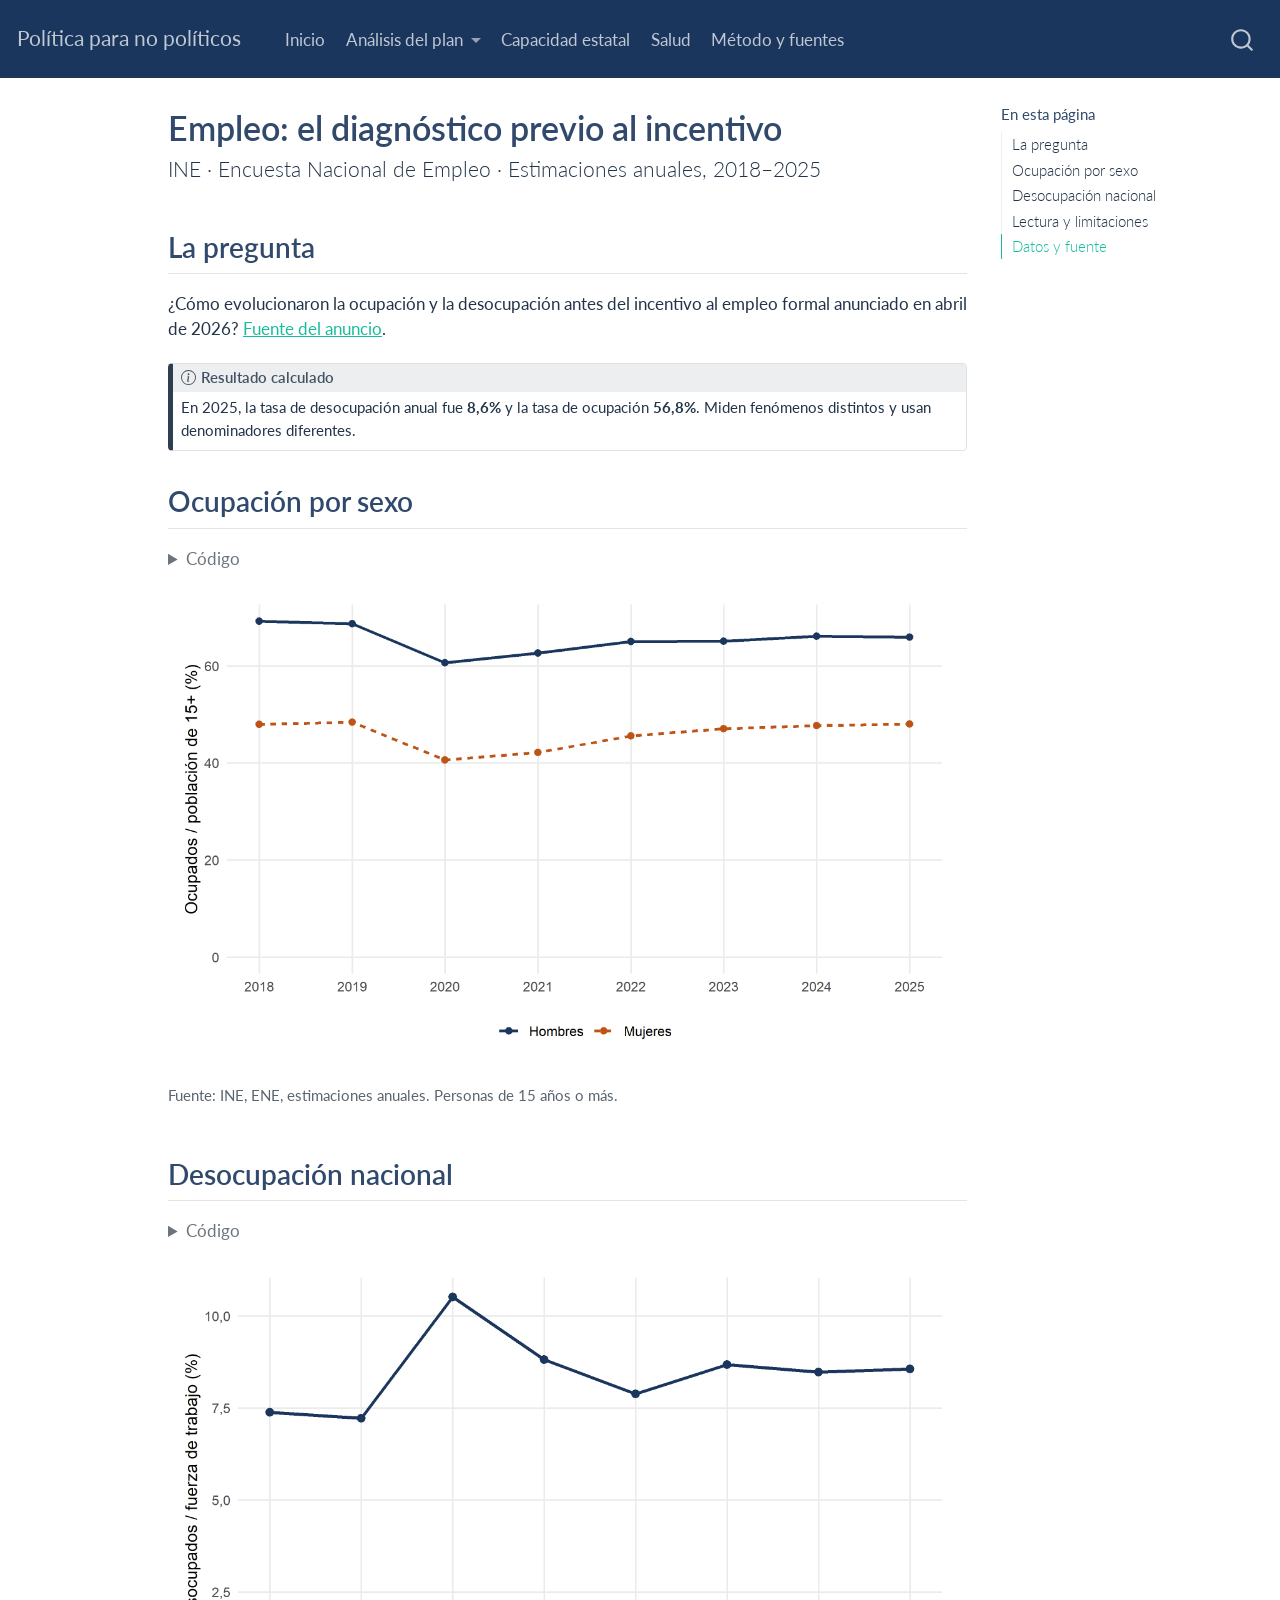
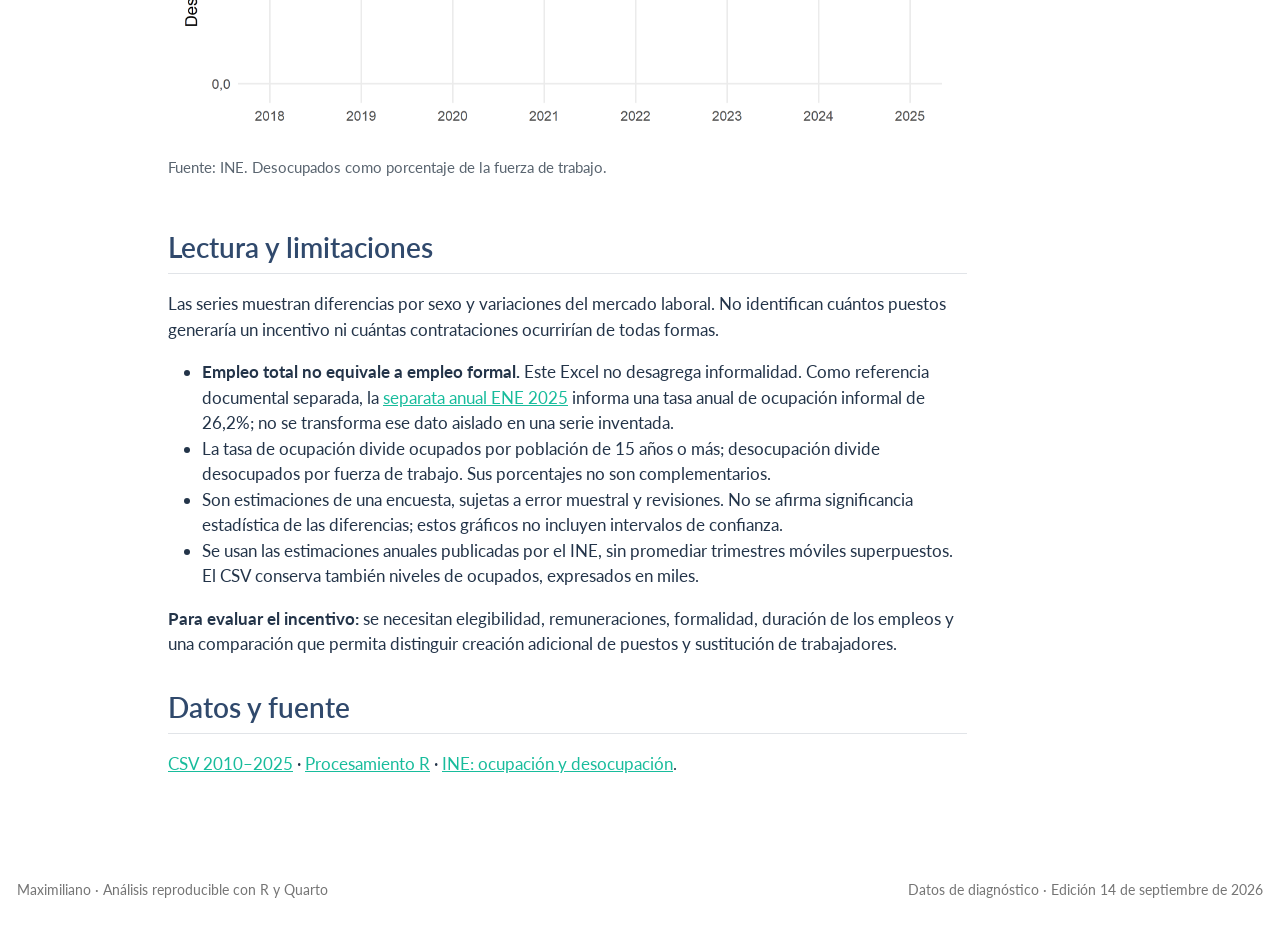
<file: docs/04_empleo_formal.html>
<!DOCTYPE html>
<html xmlns="http://www.w3.org/1999/xhtml" lang="es" xml:lang="es"><head>

<meta charset="utf-8">
<meta name="generator" content="quarto-1.3.450">

<meta name="viewport" content="width=device-width, initial-scale=1.0, user-scalable=yes">


<title>Política para no políticos - Empleo: el diagnóstico previo al incentivo</title>
<style>
code{white-space: pre-wrap;}
span.smallcaps{font-variant: small-caps;}
div.columns{display: flex; gap: min(4vw, 1.5em);}
div.column{flex: auto; overflow-x: auto;}
div.hanging-indent{margin-left: 1.5em; text-indent: -1.5em;}
ul.task-list{list-style: none;}
ul.task-list li input[type="checkbox"] {
  width: 0.8em;
  margin: 0 0.8em 0.2em -1em; /* quarto-specific, see https://github.com/quarto-dev/quarto-cli/issues/4556 */ 
  vertical-align: middle;
}
/* CSS for syntax highlighting */
pre > code.sourceCode { white-space: pre; position: relative; }
pre > code.sourceCode > span { display: inline-block; line-height: 1.25; }
pre > code.sourceCode > span:empty { height: 1.2em; }
.sourceCode { overflow: visible; }
code.sourceCode > span { color: inherit; text-decoration: inherit; }
div.sourceCode { margin: 1em 0; }
pre.sourceCode { margin: 0; }
@media screen {
div.sourceCode { overflow: auto; }
}
@media print {
pre > code.sourceCode { white-space: pre-wrap; }
pre > code.sourceCode > span { text-indent: -5em; padding-left: 5em; }
}
pre.numberSource code
  { counter-reset: source-line 0; }
pre.numberSource code > span
  { position: relative; left: -4em; counter-increment: source-line; }
pre.numberSource code > span > a:first-child::before
  { content: counter(source-line);
    position: relative; left: -1em; text-align: right; vertical-align: baseline;
    border: none; display: inline-block;
    -webkit-touch-callout: none; -webkit-user-select: none;
    -khtml-user-select: none; -moz-user-select: none;
    -ms-user-select: none; user-select: none;
    padding: 0 4px; width: 4em;
  }
pre.numberSource { margin-left: 3em;  padding-left: 4px; }
div.sourceCode
  {   }
@media screen {
pre > code.sourceCode > span > a:first-child::before { text-decoration: underline; }
}
</style>


<script src="site_libs/quarto-nav/quarto-nav.js"></script>
<script src="site_libs/quarto-nav/headroom.min.js"></script>
<script src="site_libs/clipboard/clipboard.min.js"></script>
<script src="site_libs/quarto-search/autocomplete.umd.js"></script>
<script src="site_libs/quarto-search/fuse.min.js"></script>
<script src="site_libs/quarto-search/quarto-search.js"></script>
<meta name="quarto:offset" content="./">
<script src="site_libs/quarto-html/quarto.js"></script>
<script src="site_libs/quarto-html/popper.min.js"></script>
<script src="site_libs/quarto-html/tippy.umd.min.js"></script>
<script src="site_libs/quarto-html/anchor.min.js"></script>
<link href="site_libs/quarto-html/tippy.css" rel="stylesheet">
<link href="site_libs/quarto-html/quarto-syntax-highlighting.css" rel="stylesheet" id="quarto-text-highlighting-styles">
<script src="site_libs/bootstrap/bootstrap.min.js"></script>
<link href="site_libs/bootstrap/bootstrap-icons.css" rel="stylesheet">
<link href="site_libs/bootstrap/bootstrap.min.css" rel="stylesheet" id="quarto-bootstrap" data-mode="light">
<script id="quarto-search-options" type="application/json">{
  "location": "navbar",
  "copy-button": false,
  "collapse-after": 3,
  "panel-placement": "end",
  "type": "overlay",
  "limit": 20,
  "language": {
    "search-no-results-text": "Sin resultados",
    "search-matching-documents-text": "documentos encontrados",
    "search-copy-link-title": "Copiar el enlace en la búsqueda",
    "search-hide-matches-text": "Ocultar resultados adicionales",
    "search-more-match-text": "resultado adicional en este documento",
    "search-more-matches-text": "resultados adicionales en este documento",
    "search-clear-button-title": "Borrar",
    "search-detached-cancel-button-title": "Cancelar",
    "search-submit-button-title": "Enviar",
    "search-label": "Buscar"
  }
}</script>


<link rel="stylesheet" href="styles.css">
</head>

<body class="nav-fixed">

<div id="quarto-search-results"></div>
  <header id="quarto-header" class="headroom fixed-top">
    <nav class="navbar navbar-expand-lg navbar-dark ">
      <div class="navbar-container container-fluid">
      <div class="navbar-brand-container">
    <a class="navbar-brand" href="./index.html">
    <span class="navbar-title">Política para no políticos</span>
    </a>
  </div>
            <div id="quarto-search" class="" title="Buscar"></div>
          <button class="navbar-toggler" type="button" data-bs-toggle="collapse" data-bs-target="#navbarCollapse" aria-controls="navbarCollapse" aria-expanded="false" aria-label="Navegación de palanca" onclick="if (window.quartoToggleHeadroom) { window.quartoToggleHeadroom(); }">
  <span class="navbar-toggler-icon"></span>
</button>
          <div class="collapse navbar-collapse" id="navbarCollapse">
            <ul class="navbar-nav navbar-nav-scroll me-auto">
  <li class="nav-item">
    <a class="nav-link" href="./index.html" rel="" target="">
 <span class="menu-text">Inicio</span></a>
  </li>  
  <li class="nav-item dropdown ">
    <a class="nav-link dropdown-toggle" href="#" id="nav-menu-análisis-del-plan" role="button" data-bs-toggle="dropdown" aria-expanded="false" rel="" target="">
 <span class="menu-text">Análisis del plan</span>
    </a>
    <ul class="dropdown-menu" aria-labelledby="nav-menu-análisis-del-plan">    
        <li>
    <a class="dropdown-item" href="./03_tributacion.html" rel="" target="">
 <span class="dropdown-text">Tributación</span></a>
  </li>  
        <li>
    <a class="dropdown-item" href="./04_empleo_formal.html" rel="" target="">
 <span class="dropdown-text">Empleo</span></a>
  </li>  
        <li>
    <a class="dropdown-item" href="./05_finanzas_publicas.html" rel="" target="">
 <span class="dropdown-text">Finanzas públicas</span></a>
  </li>  
        <li>
    <a class="dropdown-item" href="./06_vivienda.html" rel="" target="">
 <span class="dropdown-text">Vivienda</span></a>
  </li>  
        <li>
    <a class="dropdown-item" href="./07_inversion.html" rel="" target="">
 <span class="dropdown-text">Inversión</span></a>
  </li>  
    </ul>
  </li>
  <li class="nav-item">
    <a class="nav-link" href="./01_empleo_publico.html" rel="" target="">
 <span class="menu-text">Capacidad estatal</span></a>
  </li>  
  <li class="nav-item">
    <a class="nav-link" href="./02_salud_fonasa.html" rel="" target="">
 <span class="menu-text">Salud</span></a>
  </li>  
  <li class="nav-item">
    <a class="nav-link" href="./metodologia.html" rel="" target="">
 <span class="menu-text">Método y fuentes</span></a>
  </li>  
</ul>
            <div class="quarto-navbar-tools ms-auto">
</div>
          </div> <!-- /navcollapse -->
      </div> <!-- /container-fluid -->
    </nav>
</header>
<!-- content -->
<div id="quarto-content" class="quarto-container page-columns page-rows-contents page-layout-article page-navbar">
<!-- sidebar -->
<!-- margin-sidebar -->
    <div id="quarto-margin-sidebar" class="sidebar margin-sidebar">
        <nav id="TOC" role="doc-toc" class="toc-active">
    <h2 id="toc-title">En esta página</h2>
   
  <ul>
  <li><a href="#la-pregunta" id="toc-la-pregunta" class="nav-link active" data-scroll-target="#la-pregunta">La pregunta</a></li>
  <li><a href="#ocupación-por-sexo" id="toc-ocupación-por-sexo" class="nav-link" data-scroll-target="#ocupación-por-sexo">Ocupación por sexo</a></li>
  <li><a href="#desocupación-nacional" id="toc-desocupación-nacional" class="nav-link" data-scroll-target="#desocupación-nacional">Desocupación nacional</a></li>
  <li><a href="#lectura-y-limitaciones" id="toc-lectura-y-limitaciones" class="nav-link" data-scroll-target="#lectura-y-limitaciones">Lectura y limitaciones</a></li>
  <li><a href="#datos-y-fuente" id="toc-datos-y-fuente" class="nav-link" data-scroll-target="#datos-y-fuente">Datos y fuente</a></li>
  </ul>
</nav>
    </div>
<!-- main -->
<main class="content" id="quarto-document-content">

<header id="title-block-header" class="quarto-title-block default">
<div class="quarto-title">
<h1 class="title">Empleo: el diagnóstico previo al incentivo</h1>
<p class="subtitle lead">INE · Encuesta Nacional de Empleo · Estimaciones anuales, 2018–2025</p>
</div>



<div class="quarto-title-meta">

    
  
    
  </div>
  

</header>

<section id="la-pregunta" class="level2">
<h2 class="anchored" data-anchor-id="la-pregunta">La pregunta</h2>
<p>¿Cómo evolucionaron la ocupación y la desocupación antes del incentivo al empleo formal anunciado en abril de 2026? <a href="https://msgg.gob.cl/wp/2026/04/23/presidente-kast-firma-proyecto-de-ley-del-plan-de-reconstruccion-nacional-y-desarrollo-economico-y-social/">Fuente del anuncio</a>.</p>
<div class="callout callout-style-default callout-note callout-titled" title="Resultado calculado">
<div class="callout-header d-flex align-content-center">
<div class="callout-icon-container">
<i class="callout-icon"></i>
</div>
<div class="callout-title-container flex-fill">
Resultado calculado
</div>
</div>
<div class="callout-body-container callout-body">
<p>En 2025, la tasa de desocupación anual fue <strong>8,6%</strong> y la tasa de ocupación <strong>56,8%</strong>. Miden fenómenos distintos y usan denominadores diferentes.</p>
</div>
</div>
</section>
<section id="ocupación-por-sexo" class="level2">
<h2 class="anchored" data-anchor-id="ocupación-por-sexo">Ocupación por sexo</h2>
<div class="cell">
<details>
<summary>Código</summary>
<div class="sourceCode cell-code" id="cb1"><pre class="sourceCode r code-with-copy"><code class="sourceCode r"><span id="cb1-1"><a href="#cb1-1" aria-hidden="true" tabindex="-1"></a><span class="fu">lineas</span>(<span class="fu">filter</span>(d,sexo<span class="sc">!=</span><span class="st">'Total'</span>),<span class="st">'ocupacion_pct'</span>,<span class="st">'sexo'</span>,<span class="st">'Ocupados / población de 15+ (%)'</span>)</span></code><button title="Copiar al portapapeles" class="code-copy-button"><i class="bi"></i></button></pre></div>
</details>
<div class="cell-output-display">
<div class="quarto-figure quarto-figure-center">
<figure class="figure">
<p><img src="04_empleo_formal_files/figure-html/unnamed-chunk-3-1.png" class="img-fluid figure-img" alt="Tasa de ocupación anual de hombres y mujeres entre 2018 y 2025; la tasa masculina supera a la femenina durante todo el período." width="1280"></p>
<figcaption class="figure-caption">Fuente: INE, ENE, estimaciones anuales. Personas de 15 años o más.</figcaption>
</figure>
</div>
</div>
</div>
</section>
<section id="desocupación-nacional" class="level2">
<h2 class="anchored" data-anchor-id="desocupación-nacional">Desocupación nacional</h2>
<div class="cell">
<details>
<summary>Código</summary>
<div class="sourceCode cell-code" id="cb2"><pre class="sourceCode r code-with-copy"><code class="sourceCode r"><span id="cb2-1"><a href="#cb2-1" aria-hidden="true" tabindex="-1"></a><span class="fu">lineas</span>(t,<span class="st">'desocupacion_pct'</span>,<span class="at">unidad=</span><span class="st">'Desocupados / fuerza de trabajo (%)'</span>)</span></code><button title="Copiar al portapapeles" class="code-copy-button"><i class="bi"></i></button></pre></div>
</details>
<div class="cell-output-display">
<div class="quarto-figure quarto-figure-center">
<figure class="figure">
<p><img src="04_empleo_formal_files/figure-html/unnamed-chunk-4-1.png" class="img-fluid figure-img" alt="La tasa de desocupación anual sube en 2020 y llega a aproximadamente 8,6 por ciento en 2025." width="1280"></p>
<figcaption class="figure-caption">Fuente: INE. Desocupados como porcentaje de la fuerza de trabajo.</figcaption>
</figure>
</div>
</div>
</div>
</section>
<section id="lectura-y-limitaciones" class="level2">
<h2 class="anchored" data-anchor-id="lectura-y-limitaciones">Lectura y limitaciones</h2>
<p>Las series muestran diferencias por sexo y variaciones del mercado laboral. No identifican cuántos puestos generaría un incentivo ni cuántas contrataciones ocurrirían de todas formas.</p>
<ul>
<li><strong>Empleo total no equivale a empleo formal.</strong> Este Excel no desagrega informalidad. Como referencia documental separada, la <a href="https://www.ine.gob.cl/docs/default-source/ocupacion-y-desocupacion/publicaciones-y-anuarios/separatas/anuales/separata-2025.pdf">separata anual ENE 2025</a> informa una tasa anual de ocupación informal de 26,2%; no se transforma ese dato aislado en una serie inventada.</li>
<li>La tasa de ocupación divide ocupados por población de 15 años o más; desocupación divide desocupados por fuerza de trabajo. Sus porcentajes no son complementarios.</li>
<li>Son estimaciones de una encuesta, sujetas a error muestral y revisiones. No se afirma significancia estadística de las diferencias; estos gráficos no incluyen intervalos de confianza.</li>
<li>Se usan las estimaciones anuales publicadas por el INE, sin promediar trimestres móviles superpuestos. El CSV conserva también niveles de ocupados, expresados en miles.</li>
</ul>
<p><strong>Para evaluar el incentivo:</strong> se necesitan elegibilidad, remuneraciones, formalidad, duración de los empleos y una comparación que permita distinguir creación adicional de puestos y sustitución de trabajadores.</p>
</section>
<section id="datos-y-fuente" class="level2">
<h2 class="anchored" data-anchor-id="datos-y-fuente">Datos y fuente</h2>
<p><a href="datos/empleo_ene.csv">CSV 2010–2025</a> · <a href="scripts/procesar_datos.R">Procesamiento R</a> · <a href="https://www.ine.gob.cl/estadisticas-por-tema/mercado-laboral/ocupacion-y-desocupacion">INE: ocupación y desocupación</a>.</p>


</section>

</main> <!-- /main -->
<script id="quarto-html-after-body" type="application/javascript">
window.document.addEventListener("DOMContentLoaded", function (event) {
  const toggleBodyColorMode = (bsSheetEl) => {
    const mode = bsSheetEl.getAttribute("data-mode");
    const bodyEl = window.document.querySelector("body");
    if (mode === "dark") {
      bodyEl.classList.add("quarto-dark");
      bodyEl.classList.remove("quarto-light");
    } else {
      bodyEl.classList.add("quarto-light");
      bodyEl.classList.remove("quarto-dark");
    }
  }
  const toggleBodyColorPrimary = () => {
    const bsSheetEl = window.document.querySelector("link#quarto-bootstrap");
    if (bsSheetEl) {
      toggleBodyColorMode(bsSheetEl);
    }
  }
  toggleBodyColorPrimary();  
  const icon = "";
  const anchorJS = new window.AnchorJS();
  anchorJS.options = {
    placement: 'right',
    icon: icon
  };
  anchorJS.add('.anchored');
  const isCodeAnnotation = (el) => {
    for (const clz of el.classList) {
      if (clz.startsWith('code-annotation-')) {                     
        return true;
      }
    }
    return false;
  }
  const clipboard = new window.ClipboardJS('.code-copy-button', {
    text: function(trigger) {
      const codeEl = trigger.previousElementSibling.cloneNode(true);
      for (const childEl of codeEl.children) {
        if (isCodeAnnotation(childEl)) {
          childEl.remove();
        }
      }
      return codeEl.innerText;
    }
  });
  clipboard.on('success', function(e) {
    // button target
    const button = e.trigger;
    // don't keep focus
    button.blur();
    // flash "checked"
    button.classList.add('code-copy-button-checked');
    var currentTitle = button.getAttribute("title");
    button.setAttribute("title", "Copiado");
    let tooltip;
    if (window.bootstrap) {
      button.setAttribute("data-bs-toggle", "tooltip");
      button.setAttribute("data-bs-placement", "left");
      button.setAttribute("data-bs-title", "Copiado");
      tooltip = new bootstrap.Tooltip(button, 
        { trigger: "manual", 
          customClass: "code-copy-button-tooltip",
          offset: [0, -8]});
      tooltip.show();    
    }
    setTimeout(function() {
      if (tooltip) {
        tooltip.hide();
        button.removeAttribute("data-bs-title");
        button.removeAttribute("data-bs-toggle");
        button.removeAttribute("data-bs-placement");
      }
      button.setAttribute("title", currentTitle);
      button.classList.remove('code-copy-button-checked');
    }, 1000);
    // clear code selection
    e.clearSelection();
  });
  function tippyHover(el, contentFn) {
    const config = {
      allowHTML: true,
      content: contentFn,
      maxWidth: 500,
      delay: 100,
      arrow: false,
      appendTo: function(el) {
          return el.parentElement;
      },
      interactive: true,
      interactiveBorder: 10,
      theme: 'quarto',
      placement: 'bottom-start'
    };
    window.tippy(el, config); 
  }
  const noterefs = window.document.querySelectorAll('a[role="doc-noteref"]');
  for (var i=0; i<noterefs.length; i++) {
    const ref = noterefs[i];
    tippyHover(ref, function() {
      // use id or data attribute instead here
      let href = ref.getAttribute('data-footnote-href') || ref.getAttribute('href');
      try { href = new URL(href).hash; } catch {}
      const id = href.replace(/^#\/?/, "");
      const note = window.document.getElementById(id);
      return note.innerHTML;
    });
  }
      let selectedAnnoteEl;
      const selectorForAnnotation = ( cell, annotation) => {
        let cellAttr = 'data-code-cell="' + cell + '"';
        let lineAttr = 'data-code-annotation="' +  annotation + '"';
        const selector = 'span[' + cellAttr + '][' + lineAttr + ']';
        return selector;
      }
      const selectCodeLines = (annoteEl) => {
        const doc = window.document;
        const targetCell = annoteEl.getAttribute("data-target-cell");
        const targetAnnotation = annoteEl.getAttribute("data-target-annotation");
        const annoteSpan = window.document.querySelector(selectorForAnnotation(targetCell, targetAnnotation));
        const lines = annoteSpan.getAttribute("data-code-lines").split(",");
        const lineIds = lines.map((line) => {
          return targetCell + "-" + line;
        })
        let top = null;
        let height = null;
        let parent = null;
        if (lineIds.length > 0) {
            //compute the position of the single el (top and bottom and make a div)
            const el = window.document.getElementById(lineIds[0]);
            top = el.offsetTop;
            height = el.offsetHeight;
            parent = el.parentElement.parentElement;
          if (lineIds.length > 1) {
            const lastEl = window.document.getElementById(lineIds[lineIds.length - 1]);
            const bottom = lastEl.offsetTop + lastEl.offsetHeight;
            height = bottom - top;
          }
          if (top !== null && height !== null && parent !== null) {
            // cook up a div (if necessary) and position it 
            let div = window.document.getElementById("code-annotation-line-highlight");
            if (div === null) {
              div = window.document.createElement("div");
              div.setAttribute("id", "code-annotation-line-highlight");
              div.style.position = 'absolute';
              parent.appendChild(div);
            }
            div.style.top = top - 2 + "px";
            div.style.height = height + 4 + "px";
            let gutterDiv = window.document.getElementById("code-annotation-line-highlight-gutter");
            if (gutterDiv === null) {
              gutterDiv = window.document.createElement("div");
              gutterDiv.setAttribute("id", "code-annotation-line-highlight-gutter");
              gutterDiv.style.position = 'absolute';
              const codeCell = window.document.getElementById(targetCell);
              const gutter = codeCell.querySelector('.code-annotation-gutter');
              gutter.appendChild(gutterDiv);
            }
            gutterDiv.style.top = top - 2 + "px";
            gutterDiv.style.height = height + 4 + "px";
          }
          selectedAnnoteEl = annoteEl;
        }
      };
      const unselectCodeLines = () => {
        const elementsIds = ["code-annotation-line-highlight", "code-annotation-line-highlight-gutter"];
        elementsIds.forEach((elId) => {
          const div = window.document.getElementById(elId);
          if (div) {
            div.remove();
          }
        });
        selectedAnnoteEl = undefined;
      };
      // Attach click handler to the DT
      const annoteDls = window.document.querySelectorAll('dt[data-target-cell]');
      for (const annoteDlNode of annoteDls) {
        annoteDlNode.addEventListener('click', (event) => {
          const clickedEl = event.target;
          if (clickedEl !== selectedAnnoteEl) {
            unselectCodeLines();
            const activeEl = window.document.querySelector('dt[data-target-cell].code-annotation-active');
            if (activeEl) {
              activeEl.classList.remove('code-annotation-active');
            }
            selectCodeLines(clickedEl);
            clickedEl.classList.add('code-annotation-active');
          } else {
            // Unselect the line
            unselectCodeLines();
            clickedEl.classList.remove('code-annotation-active');
          }
        });
      }
  const findCites = (el) => {
    const parentEl = el.parentElement;
    if (parentEl) {
      const cites = parentEl.dataset.cites;
      if (cites) {
        return {
          el,
          cites: cites.split(' ')
        };
      } else {
        return findCites(el.parentElement)
      }
    } else {
      return undefined;
    }
  };
  var bibliorefs = window.document.querySelectorAll('a[role="doc-biblioref"]');
  for (var i=0; i<bibliorefs.length; i++) {
    const ref = bibliorefs[i];
    const citeInfo = findCites(ref);
    if (citeInfo) {
      tippyHover(citeInfo.el, function() {
        var popup = window.document.createElement('div');
        citeInfo.cites.forEach(function(cite) {
          var citeDiv = window.document.createElement('div');
          citeDiv.classList.add('hanging-indent');
          citeDiv.classList.add('csl-entry');
          var biblioDiv = window.document.getElementById('ref-' + cite);
          if (biblioDiv) {
            citeDiv.innerHTML = biblioDiv.innerHTML;
          }
          popup.appendChild(citeDiv);
        });
        return popup.innerHTML;
      });
    }
  }
    var localhostRegex = new RegExp(/^(?:http|https):\/\/localhost\:?[0-9]*\//);
      var filterRegex = new RegExp("https:\/\/titan1959\.github\.io\/Mega-reforma-Chile\/");
    var isInternal = (href) => {
        return filterRegex.test(href) || localhostRegex.test(href);
    }
    // Inspect non-navigation links and adorn them if external
 	var links = window.document.querySelectorAll('a[href]:not(.nav-link):not(.navbar-brand):not(.toc-action):not(.sidebar-link):not(.sidebar-item-toggle):not(.pagination-link):not(.no-external):not([aria-hidden]):not(.dropdown-item)');
    for (var i=0; i<links.length; i++) {
      const link = links[i];
      if (!isInternal(link.href)) {
          // target, if specified
          link.setAttribute("target", "_blank");
      }
    }
});
</script>
</div> <!-- /content -->
<footer class="footer">
  <div class="nav-footer">
    <div class="nav-footer-left">Maximiliano · Análisis reproducible con R y Quarto</div>   
    <div class="nav-footer-center">
      &nbsp;
    </div>
    <div class="nav-footer-right">Datos de diagnóstico · Edición 14 de septiembre de 2026</div>
  </div>
</footer>



</body></html>
</file>
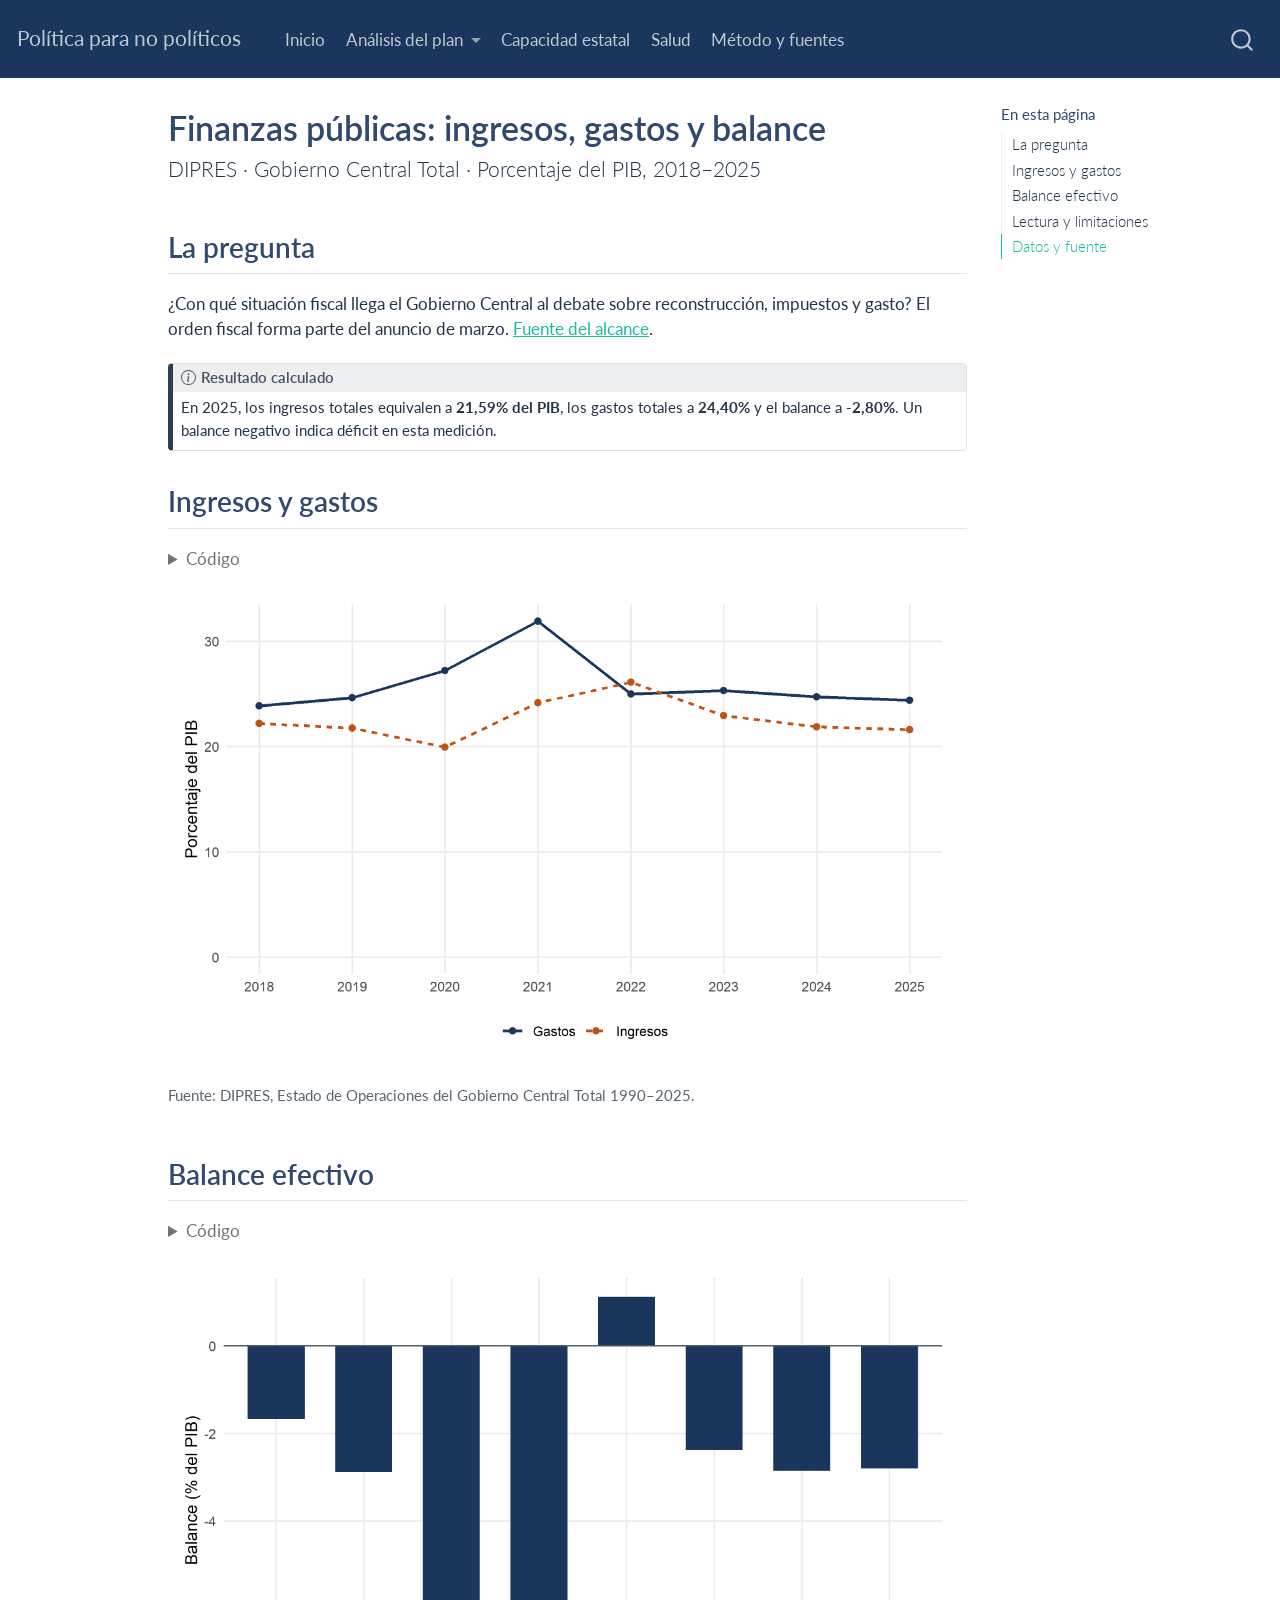
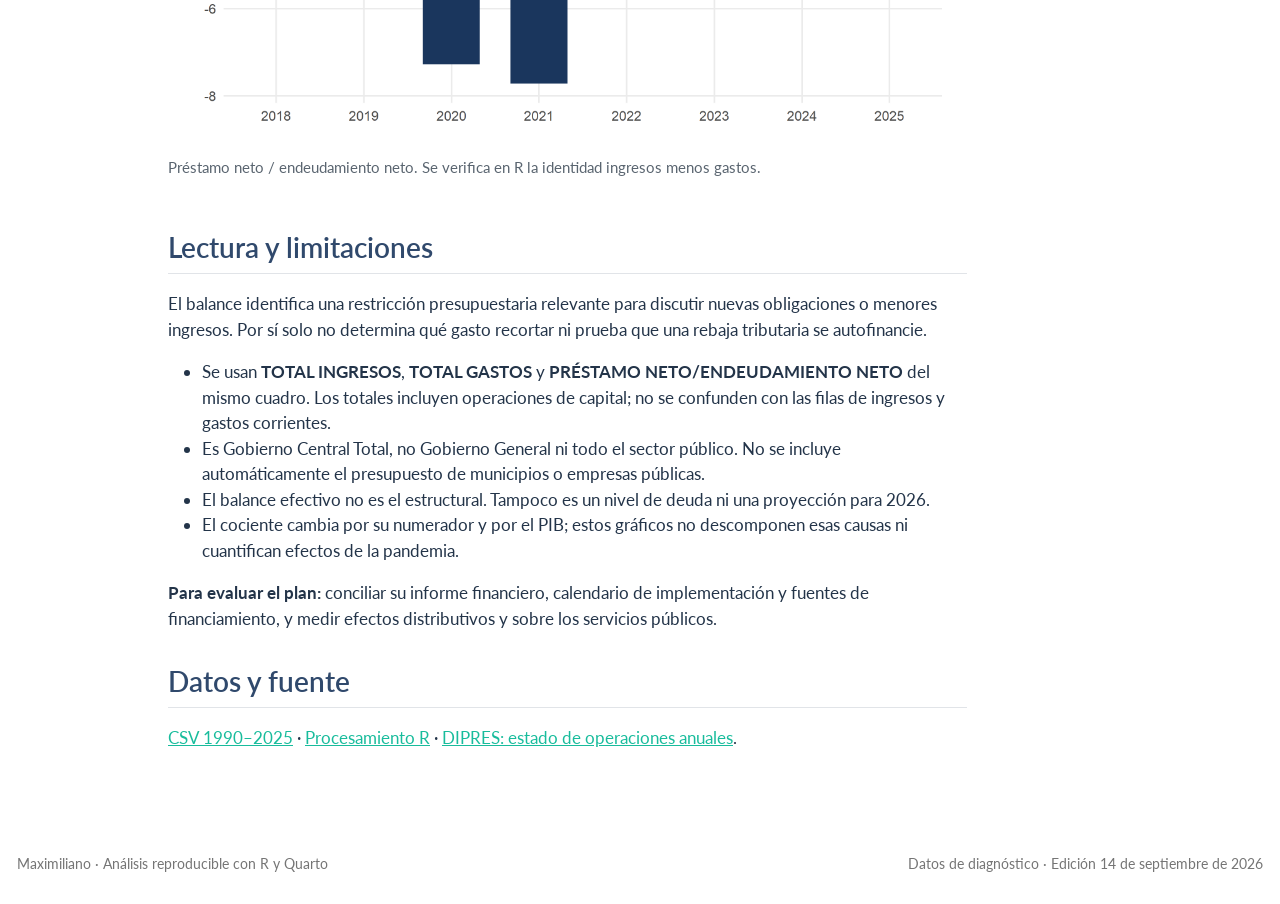
<file: docs/05_finanzas_publicas.html>
<!DOCTYPE html>
<html xmlns="http://www.w3.org/1999/xhtml" lang="es" xml:lang="es"><head>

<meta charset="utf-8">
<meta name="generator" content="quarto-1.3.450">

<meta name="viewport" content="width=device-width, initial-scale=1.0, user-scalable=yes">


<title>Política para no políticos - Finanzas públicas: ingresos, gastos y balance</title>
<style>
code{white-space: pre-wrap;}
span.smallcaps{font-variant: small-caps;}
div.columns{display: flex; gap: min(4vw, 1.5em);}
div.column{flex: auto; overflow-x: auto;}
div.hanging-indent{margin-left: 1.5em; text-indent: -1.5em;}
ul.task-list{list-style: none;}
ul.task-list li input[type="checkbox"] {
  width: 0.8em;
  margin: 0 0.8em 0.2em -1em; /* quarto-specific, see https://github.com/quarto-dev/quarto-cli/issues/4556 */ 
  vertical-align: middle;
}
/* CSS for syntax highlighting */
pre > code.sourceCode { white-space: pre; position: relative; }
pre > code.sourceCode > span { display: inline-block; line-height: 1.25; }
pre > code.sourceCode > span:empty { height: 1.2em; }
.sourceCode { overflow: visible; }
code.sourceCode > span { color: inherit; text-decoration: inherit; }
div.sourceCode { margin: 1em 0; }
pre.sourceCode { margin: 0; }
@media screen {
div.sourceCode { overflow: auto; }
}
@media print {
pre > code.sourceCode { white-space: pre-wrap; }
pre > code.sourceCode > span { text-indent: -5em; padding-left: 5em; }
}
pre.numberSource code
  { counter-reset: source-line 0; }
pre.numberSource code > span
  { position: relative; left: -4em; counter-increment: source-line; }
pre.numberSource code > span > a:first-child::before
  { content: counter(source-line);
    position: relative; left: -1em; text-align: right; vertical-align: baseline;
    border: none; display: inline-block;
    -webkit-touch-callout: none; -webkit-user-select: none;
    -khtml-user-select: none; -moz-user-select: none;
    -ms-user-select: none; user-select: none;
    padding: 0 4px; width: 4em;
  }
pre.numberSource { margin-left: 3em;  padding-left: 4px; }
div.sourceCode
  {   }
@media screen {
pre > code.sourceCode > span > a:first-child::before { text-decoration: underline; }
}
</style>


<script src="site_libs/quarto-nav/quarto-nav.js"></script>
<script src="site_libs/quarto-nav/headroom.min.js"></script>
<script src="site_libs/clipboard/clipboard.min.js"></script>
<script src="site_libs/quarto-search/autocomplete.umd.js"></script>
<script src="site_libs/quarto-search/fuse.min.js"></script>
<script src="site_libs/quarto-search/quarto-search.js"></script>
<meta name="quarto:offset" content="./">
<script src="site_libs/quarto-html/quarto.js"></script>
<script src="site_libs/quarto-html/popper.min.js"></script>
<script src="site_libs/quarto-html/tippy.umd.min.js"></script>
<script src="site_libs/quarto-html/anchor.min.js"></script>
<link href="site_libs/quarto-html/tippy.css" rel="stylesheet">
<link href="site_libs/quarto-html/quarto-syntax-highlighting.css" rel="stylesheet" id="quarto-text-highlighting-styles">
<script src="site_libs/bootstrap/bootstrap.min.js"></script>
<link href="site_libs/bootstrap/bootstrap-icons.css" rel="stylesheet">
<link href="site_libs/bootstrap/bootstrap.min.css" rel="stylesheet" id="quarto-bootstrap" data-mode="light">
<script id="quarto-search-options" type="application/json">{
  "location": "navbar",
  "copy-button": false,
  "collapse-after": 3,
  "panel-placement": "end",
  "type": "overlay",
  "limit": 20,
  "language": {
    "search-no-results-text": "Sin resultados",
    "search-matching-documents-text": "documentos encontrados",
    "search-copy-link-title": "Copiar el enlace en la búsqueda",
    "search-hide-matches-text": "Ocultar resultados adicionales",
    "search-more-match-text": "resultado adicional en este documento",
    "search-more-matches-text": "resultados adicionales en este documento",
    "search-clear-button-title": "Borrar",
    "search-detached-cancel-button-title": "Cancelar",
    "search-submit-button-title": "Enviar",
    "search-label": "Buscar"
  }
}</script>


<link rel="stylesheet" href="styles.css">
</head>

<body class="nav-fixed">

<div id="quarto-search-results"></div>
  <header id="quarto-header" class="headroom fixed-top">
    <nav class="navbar navbar-expand-lg navbar-dark ">
      <div class="navbar-container container-fluid">
      <div class="navbar-brand-container">
    <a class="navbar-brand" href="./index.html">
    <span class="navbar-title">Política para no políticos</span>
    </a>
  </div>
            <div id="quarto-search" class="" title="Buscar"></div>
          <button class="navbar-toggler" type="button" data-bs-toggle="collapse" data-bs-target="#navbarCollapse" aria-controls="navbarCollapse" aria-expanded="false" aria-label="Navegación de palanca" onclick="if (window.quartoToggleHeadroom) { window.quartoToggleHeadroom(); }">
  <span class="navbar-toggler-icon"></span>
</button>
          <div class="collapse navbar-collapse" id="navbarCollapse">
            <ul class="navbar-nav navbar-nav-scroll me-auto">
  <li class="nav-item">
    <a class="nav-link" href="./index.html" rel="" target="">
 <span class="menu-text">Inicio</span></a>
  </li>  
  <li class="nav-item dropdown ">
    <a class="nav-link dropdown-toggle" href="#" id="nav-menu-análisis-del-plan" role="button" data-bs-toggle="dropdown" aria-expanded="false" rel="" target="">
 <span class="menu-text">Análisis del plan</span>
    </a>
    <ul class="dropdown-menu" aria-labelledby="nav-menu-análisis-del-plan">    
        <li>
    <a class="dropdown-item" href="./03_tributacion.html" rel="" target="">
 <span class="dropdown-text">Tributación</span></a>
  </li>  
        <li>
    <a class="dropdown-item" href="./04_empleo_formal.html" rel="" target="">
 <span class="dropdown-text">Empleo</span></a>
  </li>  
        <li>
    <a class="dropdown-item" href="./05_finanzas_publicas.html" rel="" target="">
 <span class="dropdown-text">Finanzas públicas</span></a>
  </li>  
        <li>
    <a class="dropdown-item" href="./06_vivienda.html" rel="" target="">
 <span class="dropdown-text">Vivienda</span></a>
  </li>  
        <li>
    <a class="dropdown-item" href="./07_inversion.html" rel="" target="">
 <span class="dropdown-text">Inversión</span></a>
  </li>  
    </ul>
  </li>
  <li class="nav-item">
    <a class="nav-link" href="./01_empleo_publico.html" rel="" target="">
 <span class="menu-text">Capacidad estatal</span></a>
  </li>  
  <li class="nav-item">
    <a class="nav-link" href="./02_salud_fonasa.html" rel="" target="">
 <span class="menu-text">Salud</span></a>
  </li>  
  <li class="nav-item">
    <a class="nav-link" href="./metodologia.html" rel="" target="">
 <span class="menu-text">Método y fuentes</span></a>
  </li>  
</ul>
            <div class="quarto-navbar-tools ms-auto">
</div>
          </div> <!-- /navcollapse -->
      </div> <!-- /container-fluid -->
    </nav>
</header>
<!-- content -->
<div id="quarto-content" class="quarto-container page-columns page-rows-contents page-layout-article page-navbar">
<!-- sidebar -->
<!-- margin-sidebar -->
    <div id="quarto-margin-sidebar" class="sidebar margin-sidebar">
        <nav id="TOC" role="doc-toc" class="toc-active">
    <h2 id="toc-title">En esta página</h2>
   
  <ul>
  <li><a href="#la-pregunta" id="toc-la-pregunta" class="nav-link active" data-scroll-target="#la-pregunta">La pregunta</a></li>
  <li><a href="#ingresos-y-gastos" id="toc-ingresos-y-gastos" class="nav-link" data-scroll-target="#ingresos-y-gastos">Ingresos y gastos</a></li>
  <li><a href="#balance-efectivo" id="toc-balance-efectivo" class="nav-link" data-scroll-target="#balance-efectivo">Balance efectivo</a></li>
  <li><a href="#lectura-y-limitaciones" id="toc-lectura-y-limitaciones" class="nav-link" data-scroll-target="#lectura-y-limitaciones">Lectura y limitaciones</a></li>
  <li><a href="#datos-y-fuente" id="toc-datos-y-fuente" class="nav-link" data-scroll-target="#datos-y-fuente">Datos y fuente</a></li>
  </ul>
</nav>
    </div>
<!-- main -->
<main class="content" id="quarto-document-content">

<header id="title-block-header" class="quarto-title-block default">
<div class="quarto-title">
<h1 class="title">Finanzas públicas: ingresos, gastos y balance</h1>
<p class="subtitle lead">DIPRES · Gobierno Central Total · Porcentaje del PIB, 2018–2025</p>
</div>



<div class="quarto-title-meta">

    
  
    
  </div>
  

</header>

<section id="la-pregunta" class="level2">
<h2 class="anchored" data-anchor-id="la-pregunta">La pregunta</h2>
<p>¿Con qué situación fiscal llega el Gobierno Central al debate sobre reconstrucción, impuestos y gasto? El orden fiscal forma parte del anuncio de marzo. <a href="https://www.interior.gob.cl/noticias/2026/03/14/presidente-jose-antonio-kast-presenta-proyecto-de-ley-de-reconstruccion-nacional-junto-a-ministro-alvarado/">Fuente del alcance</a>.</p>
<div class="callout callout-style-default callout-note callout-titled" title="Resultado calculado">
<div class="callout-header d-flex align-content-center">
<div class="callout-icon-container">
<i class="callout-icon"></i>
</div>
<div class="callout-title-container flex-fill">
Resultado calculado
</div>
</div>
<div class="callout-body-container callout-body">
<p>En 2025, los ingresos totales equivalen a <strong>21,59% del PIB</strong>, los gastos totales a <strong>24,40%</strong> y el balance a <strong>-2,80%</strong>. Un balance negativo indica déficit en esta medición.</p>
</div>
</div>
</section>
<section id="ingresos-y-gastos" class="level2">
<h2 class="anchored" data-anchor-id="ingresos-y-gastos">Ingresos y gastos</h2>
<div class="cell">
<details>
<summary>Código</summary>
<div class="sourceCode cell-code" id="cb1"><pre class="sourceCode r code-with-copy"><code class="sourceCode r"><span id="cb1-1"><a href="#cb1-1" aria-hidden="true" tabindex="-1"></a>g<span class="ot">&lt;-</span>d <span class="sc">|&gt;</span> <span class="fu">select</span>(anio,<span class="at">Ingresos=</span>ingresos_pct_pib,<span class="at">Gastos=</span>gastos_pct_pib) <span class="sc">|&gt;</span> <span class="fu">pivot_longer</span>(<span class="sc">-</span>anio,<span class="at">names_to=</span><span class="st">'serie'</span>,<span class="at">values_to=</span><span class="st">'pct'</span>)</span>
<span id="cb1-2"><a href="#cb1-2" aria-hidden="true" tabindex="-1"></a><span class="fu">lineas</span>(g,<span class="st">'pct'</span>,<span class="st">'serie'</span>,<span class="st">'Porcentaje del PIB'</span>)</span></code><button title="Copiar al portapapeles" class="code-copy-button"><i class="bi"></i></button></pre></div>
</details>
<div class="cell-output-display">
<div class="quarto-figure quarto-figure-center">
<figure class="figure">
<p><img src="05_finanzas_publicas_files/figure-html/unnamed-chunk-3-1.png" class="img-fluid figure-img" alt="Ingresos y gastos del Gobierno Central como porcentaje del PIB; en 2025 el gasto supera al ingreso." width="1280"></p>
<figcaption class="figure-caption">Fuente: DIPRES, Estado de Operaciones del Gobierno Central Total 1990–2025.</figcaption>
</figure>
</div>
</div>
</div>
</section>
<section id="balance-efectivo" class="level2">
<h2 class="anchored" data-anchor-id="balance-efectivo">Balance efectivo</h2>
<div class="cell">
<details>
<summary>Código</summary>
<div class="sourceCode cell-code" id="cb2"><pre class="sourceCode r code-with-copy"><code class="sourceCode r"><span id="cb2-1"><a href="#cb2-1" aria-hidden="true" tabindex="-1"></a><span class="fu">ggplot</span>(d,<span class="fu">aes</span>(<span class="fu">factor</span>(anio),balance_pct_pib))<span class="sc">+</span><span class="fu">geom_col</span>(<span class="at">fill=</span>paleta[<span class="dv">1</span>],<span class="at">width=</span>.<span class="dv">65</span>)<span class="sc">+</span><span class="fu">geom_hline</span>(<span class="at">yintercept=</span><span class="dv">0</span>,<span class="at">colour=</span><span class="st">'#4b5563'</span>)<span class="sc">+</span><span class="fu">scale_y_continuous</span>(<span class="at">labels=</span><span class="fu">label_number</span>(<span class="at">decimal.mark=</span><span class="st">','</span>))<span class="sc">+</span><span class="fu">labs</span>(<span class="at">x=</span><span class="cn">NULL</span>,<span class="at">y=</span><span class="st">'Balance (% del PIB)'</span>)</span></code><button title="Copiar al portapapeles" class="code-copy-button"><i class="bi"></i></button></pre></div>
</details>
<div class="cell-output-display">
<div class="quarto-figure quarto-figure-center">
<figure class="figure">
<p><img src="05_finanzas_publicas_files/figure-html/unnamed-chunk-4-1.png" class="img-fluid figure-img" alt="Balance fiscal de 2018 a 2025 con línea en cero: déficit en todos estos años salvo 2022." width="1280"></p>
<figcaption class="figure-caption">Préstamo neto / endeudamiento neto. Se verifica en R la identidad ingresos menos gastos.</figcaption>
</figure>
</div>
</div>
</div>
</section>
<section id="lectura-y-limitaciones" class="level2">
<h2 class="anchored" data-anchor-id="lectura-y-limitaciones">Lectura y limitaciones</h2>
<p>El balance identifica una restricción presupuestaria relevante para discutir nuevas obligaciones o menores ingresos. Por sí solo no determina qué gasto recortar ni prueba que una rebaja tributaria se autofinancie.</p>
<ul>
<li>Se usan <strong>TOTAL INGRESOS</strong>, <strong>TOTAL GASTOS</strong> y <strong>PRÉSTAMO NETO/ENDEUDAMIENTO NETO</strong> del mismo cuadro. Los totales incluyen operaciones de capital; no se confunden con las filas de ingresos y gastos corrientes.</li>
<li>Es Gobierno Central Total, no Gobierno General ni todo el sector público. No se incluye automáticamente el presupuesto de municipios o empresas públicas.</li>
<li>El balance efectivo no es el estructural. Tampoco es un nivel de deuda ni una proyección para 2026.</li>
<li>El cociente cambia por su numerador y por el PIB; estos gráficos no descomponen esas causas ni cuantifican efectos de la pandemia.</li>
</ul>
<p><strong>Para evaluar el plan:</strong> conciliar su informe financiero, calendario de implementación y fuentes de financiamiento, y medir efectos distributivos y sobre los servicios públicos.</p>
</section>
<section id="datos-y-fuente" class="level2">
<h2 class="anchored" data-anchor-id="datos-y-fuente">Datos y fuente</h2>
<p><a href="datos/finanzas_publicas.csv">CSV 1990–2025</a> · <a href="scripts/procesar_datos.R">Procesamiento R</a> · <a href="https://www.dipres.gob.cl/598/w3-propertyvalue-15494.html">DIPRES: estado de operaciones anuales</a>.</p>


</section>

</main> <!-- /main -->
<script id="quarto-html-after-body" type="application/javascript">
window.document.addEventListener("DOMContentLoaded", function (event) {
  const toggleBodyColorMode = (bsSheetEl) => {
    const mode = bsSheetEl.getAttribute("data-mode");
    const bodyEl = window.document.querySelector("body");
    if (mode === "dark") {
      bodyEl.classList.add("quarto-dark");
      bodyEl.classList.remove("quarto-light");
    } else {
      bodyEl.classList.add("quarto-light");
      bodyEl.classList.remove("quarto-dark");
    }
  }
  const toggleBodyColorPrimary = () => {
    const bsSheetEl = window.document.querySelector("link#quarto-bootstrap");
    if (bsSheetEl) {
      toggleBodyColorMode(bsSheetEl);
    }
  }
  toggleBodyColorPrimary();  
  const icon = "";
  const anchorJS = new window.AnchorJS();
  anchorJS.options = {
    placement: 'right',
    icon: icon
  };
  anchorJS.add('.anchored');
  const isCodeAnnotation = (el) => {
    for (const clz of el.classList) {
      if (clz.startsWith('code-annotation-')) {                     
        return true;
      }
    }
    return false;
  }
  const clipboard = new window.ClipboardJS('.code-copy-button', {
    text: function(trigger) {
      const codeEl = trigger.previousElementSibling.cloneNode(true);
      for (const childEl of codeEl.children) {
        if (isCodeAnnotation(childEl)) {
          childEl.remove();
        }
      }
      return codeEl.innerText;
    }
  });
  clipboard.on('success', function(e) {
    // button target
    const button = e.trigger;
    // don't keep focus
    button.blur();
    // flash "checked"
    button.classList.add('code-copy-button-checked');
    var currentTitle = button.getAttribute("title");
    button.setAttribute("title", "Copiado");
    let tooltip;
    if (window.bootstrap) {
      button.setAttribute("data-bs-toggle", "tooltip");
      button.setAttribute("data-bs-placement", "left");
      button.setAttribute("data-bs-title", "Copiado");
      tooltip = new bootstrap.Tooltip(button, 
        { trigger: "manual", 
          customClass: "code-copy-button-tooltip",
          offset: [0, -8]});
      tooltip.show();    
    }
    setTimeout(function() {
      if (tooltip) {
        tooltip.hide();
        button.removeAttribute("data-bs-title");
        button.removeAttribute("data-bs-toggle");
        button.removeAttribute("data-bs-placement");
      }
      button.setAttribute("title", currentTitle);
      button.classList.remove('code-copy-button-checked');
    }, 1000);
    // clear code selection
    e.clearSelection();
  });
  function tippyHover(el, contentFn) {
    const config = {
      allowHTML: true,
      content: contentFn,
      maxWidth: 500,
      delay: 100,
      arrow: false,
      appendTo: function(el) {
          return el.parentElement;
      },
      interactive: true,
      interactiveBorder: 10,
      theme: 'quarto',
      placement: 'bottom-start'
    };
    window.tippy(el, config); 
  }
  const noterefs = window.document.querySelectorAll('a[role="doc-noteref"]');
  for (var i=0; i<noterefs.length; i++) {
    const ref = noterefs[i];
    tippyHover(ref, function() {
      // use id or data attribute instead here
      let href = ref.getAttribute('data-footnote-href') || ref.getAttribute('href');
      try { href = new URL(href).hash; } catch {}
      const id = href.replace(/^#\/?/, "");
      const note = window.document.getElementById(id);
      return note.innerHTML;
    });
  }
      let selectedAnnoteEl;
      const selectorForAnnotation = ( cell, annotation) => {
        let cellAttr = 'data-code-cell="' + cell + '"';
        let lineAttr = 'data-code-annotation="' +  annotation + '"';
        const selector = 'span[' + cellAttr + '][' + lineAttr + ']';
        return selector;
      }
      const selectCodeLines = (annoteEl) => {
        const doc = window.document;
        const targetCell = annoteEl.getAttribute("data-target-cell");
        const targetAnnotation = annoteEl.getAttribute("data-target-annotation");
        const annoteSpan = window.document.querySelector(selectorForAnnotation(targetCell, targetAnnotation));
        const lines = annoteSpan.getAttribute("data-code-lines").split(",");
        const lineIds = lines.map((line) => {
          return targetCell + "-" + line;
        })
        let top = null;
        let height = null;
        let parent = null;
        if (lineIds.length > 0) {
            //compute the position of the single el (top and bottom and make a div)
            const el = window.document.getElementById(lineIds[0]);
            top = el.offsetTop;
            height = el.offsetHeight;
            parent = el.parentElement.parentElement;
          if (lineIds.length > 1) {
            const lastEl = window.document.getElementById(lineIds[lineIds.length - 1]);
            const bottom = lastEl.offsetTop + lastEl.offsetHeight;
            height = bottom - top;
          }
          if (top !== null && height !== null && parent !== null) {
            // cook up a div (if necessary) and position it 
            let div = window.document.getElementById("code-annotation-line-highlight");
            if (div === null) {
              div = window.document.createElement("div");
              div.setAttribute("id", "code-annotation-line-highlight");
              div.style.position = 'absolute';
              parent.appendChild(div);
            }
            div.style.top = top - 2 + "px";
            div.style.height = height + 4 + "px";
            let gutterDiv = window.document.getElementById("code-annotation-line-highlight-gutter");
            if (gutterDiv === null) {
              gutterDiv = window.document.createElement("div");
              gutterDiv.setAttribute("id", "code-annotation-line-highlight-gutter");
              gutterDiv.style.position = 'absolute';
              const codeCell = window.document.getElementById(targetCell);
              const gutter = codeCell.querySelector('.code-annotation-gutter');
              gutter.appendChild(gutterDiv);
            }
            gutterDiv.style.top = top - 2 + "px";
            gutterDiv.style.height = height + 4 + "px";
          }
          selectedAnnoteEl = annoteEl;
        }
      };
      const unselectCodeLines = () => {
        const elementsIds = ["code-annotation-line-highlight", "code-annotation-line-highlight-gutter"];
        elementsIds.forEach((elId) => {
          const div = window.document.getElementById(elId);
          if (div) {
            div.remove();
          }
        });
        selectedAnnoteEl = undefined;
      };
      // Attach click handler to the DT
      const annoteDls = window.document.querySelectorAll('dt[data-target-cell]');
      for (const annoteDlNode of annoteDls) {
        annoteDlNode.addEventListener('click', (event) => {
          const clickedEl = event.target;
          if (clickedEl !== selectedAnnoteEl) {
            unselectCodeLines();
            const activeEl = window.document.querySelector('dt[data-target-cell].code-annotation-active');
            if (activeEl) {
              activeEl.classList.remove('code-annotation-active');
            }
            selectCodeLines(clickedEl);
            clickedEl.classList.add('code-annotation-active');
          } else {
            // Unselect the line
            unselectCodeLines();
            clickedEl.classList.remove('code-annotation-active');
          }
        });
      }
  const findCites = (el) => {
    const parentEl = el.parentElement;
    if (parentEl) {
      const cites = parentEl.dataset.cites;
      if (cites) {
        return {
          el,
          cites: cites.split(' ')
        };
      } else {
        return findCites(el.parentElement)
      }
    } else {
      return undefined;
    }
  };
  var bibliorefs = window.document.querySelectorAll('a[role="doc-biblioref"]');
  for (var i=0; i<bibliorefs.length; i++) {
    const ref = bibliorefs[i];
    const citeInfo = findCites(ref);
    if (citeInfo) {
      tippyHover(citeInfo.el, function() {
        var popup = window.document.createElement('div');
        citeInfo.cites.forEach(function(cite) {
          var citeDiv = window.document.createElement('div');
          citeDiv.classList.add('hanging-indent');
          citeDiv.classList.add('csl-entry');
          var biblioDiv = window.document.getElementById('ref-' + cite);
          if (biblioDiv) {
            citeDiv.innerHTML = biblioDiv.innerHTML;
          }
          popup.appendChild(citeDiv);
        });
        return popup.innerHTML;
      });
    }
  }
    var localhostRegex = new RegExp(/^(?:http|https):\/\/localhost\:?[0-9]*\//);
      var filterRegex = new RegExp("https:\/\/titan1959\.github\.io\/Mega-reforma-Chile\/");
    var isInternal = (href) => {
        return filterRegex.test(href) || localhostRegex.test(href);
    }
    // Inspect non-navigation links and adorn them if external
 	var links = window.document.querySelectorAll('a[href]:not(.nav-link):not(.navbar-brand):not(.toc-action):not(.sidebar-link):not(.sidebar-item-toggle):not(.pagination-link):not(.no-external):not([aria-hidden]):not(.dropdown-item)');
    for (var i=0; i<links.length; i++) {
      const link = links[i];
      if (!isInternal(link.href)) {
          // target, if specified
          link.setAttribute("target", "_blank");
      }
    }
});
</script>
</div> <!-- /content -->
<footer class="footer">
  <div class="nav-footer">
    <div class="nav-footer-left">Maximiliano · Análisis reproducible con R y Quarto</div>   
    <div class="nav-footer-center">
      &nbsp;
    </div>
    <div class="nav-footer-right">Datos de diagnóstico · Edición 14 de septiembre de 2026</div>
  </div>
</footer>



</body></html>
</file>
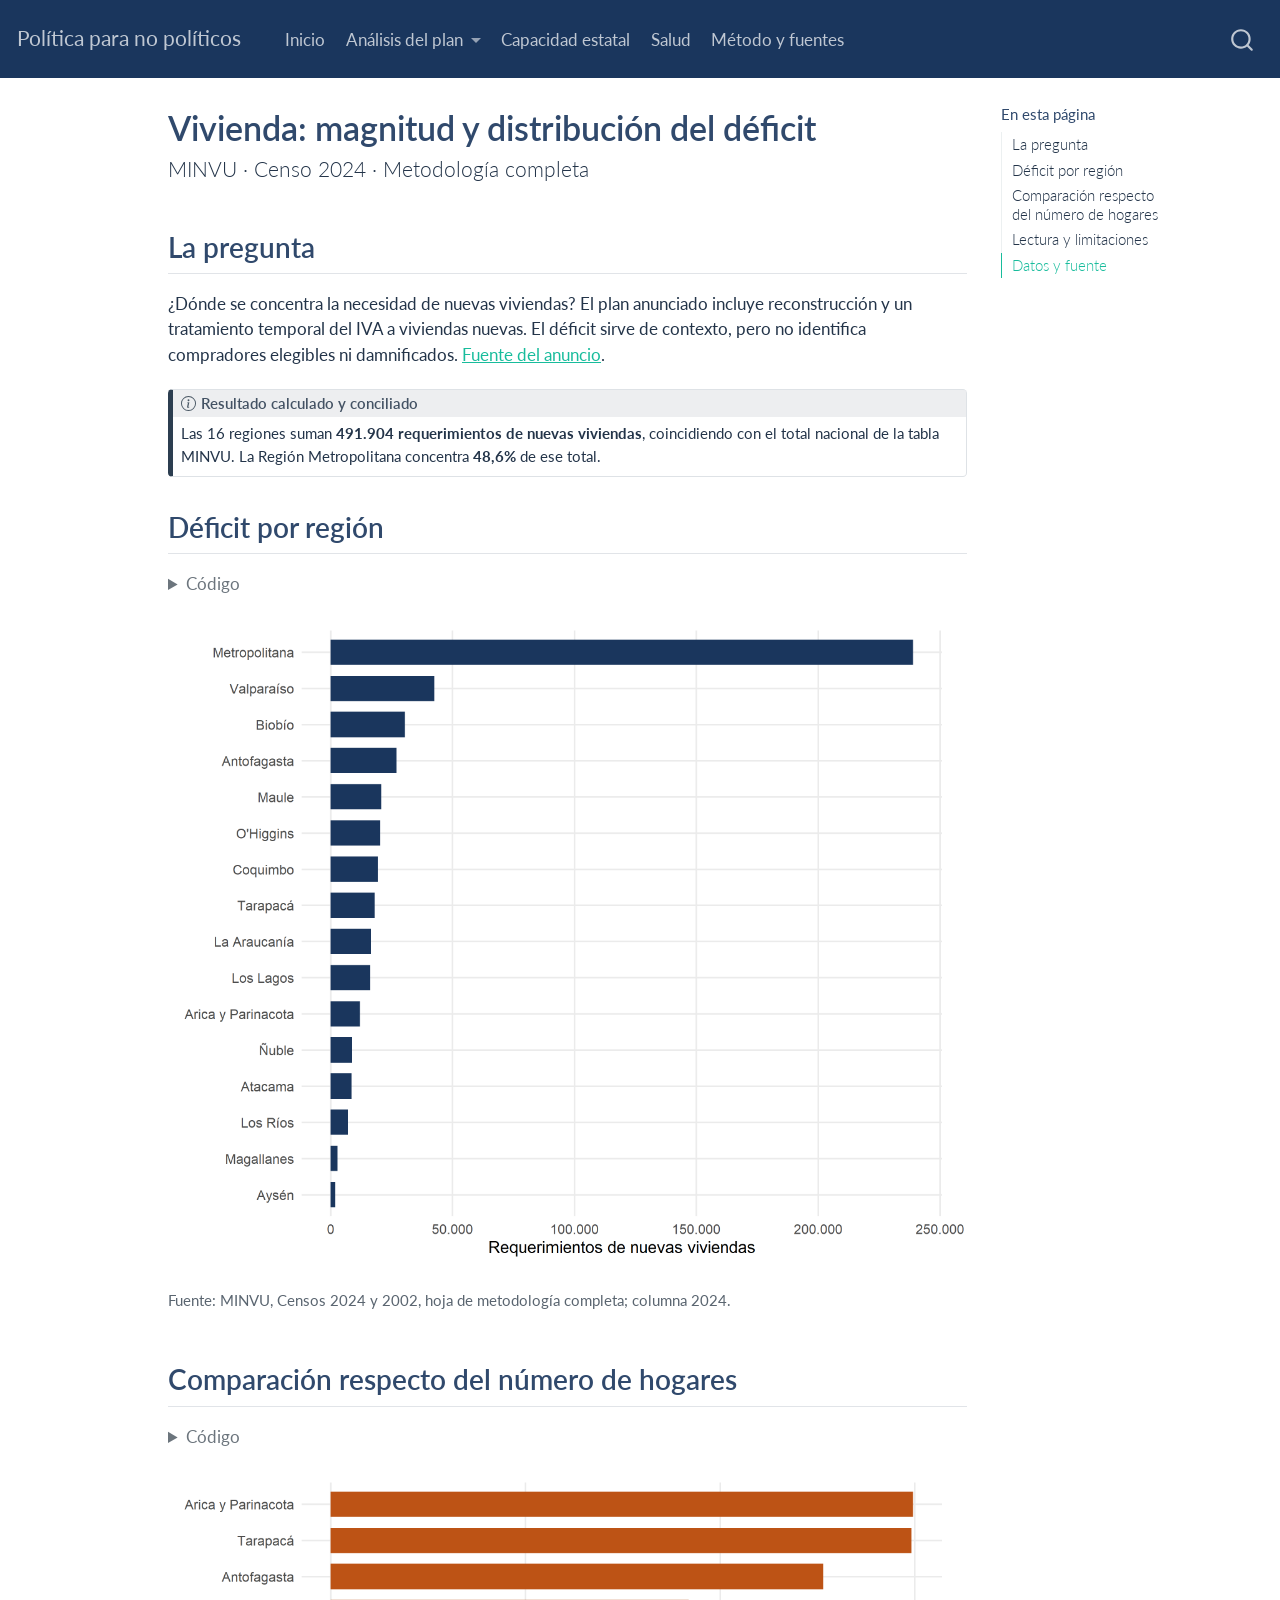
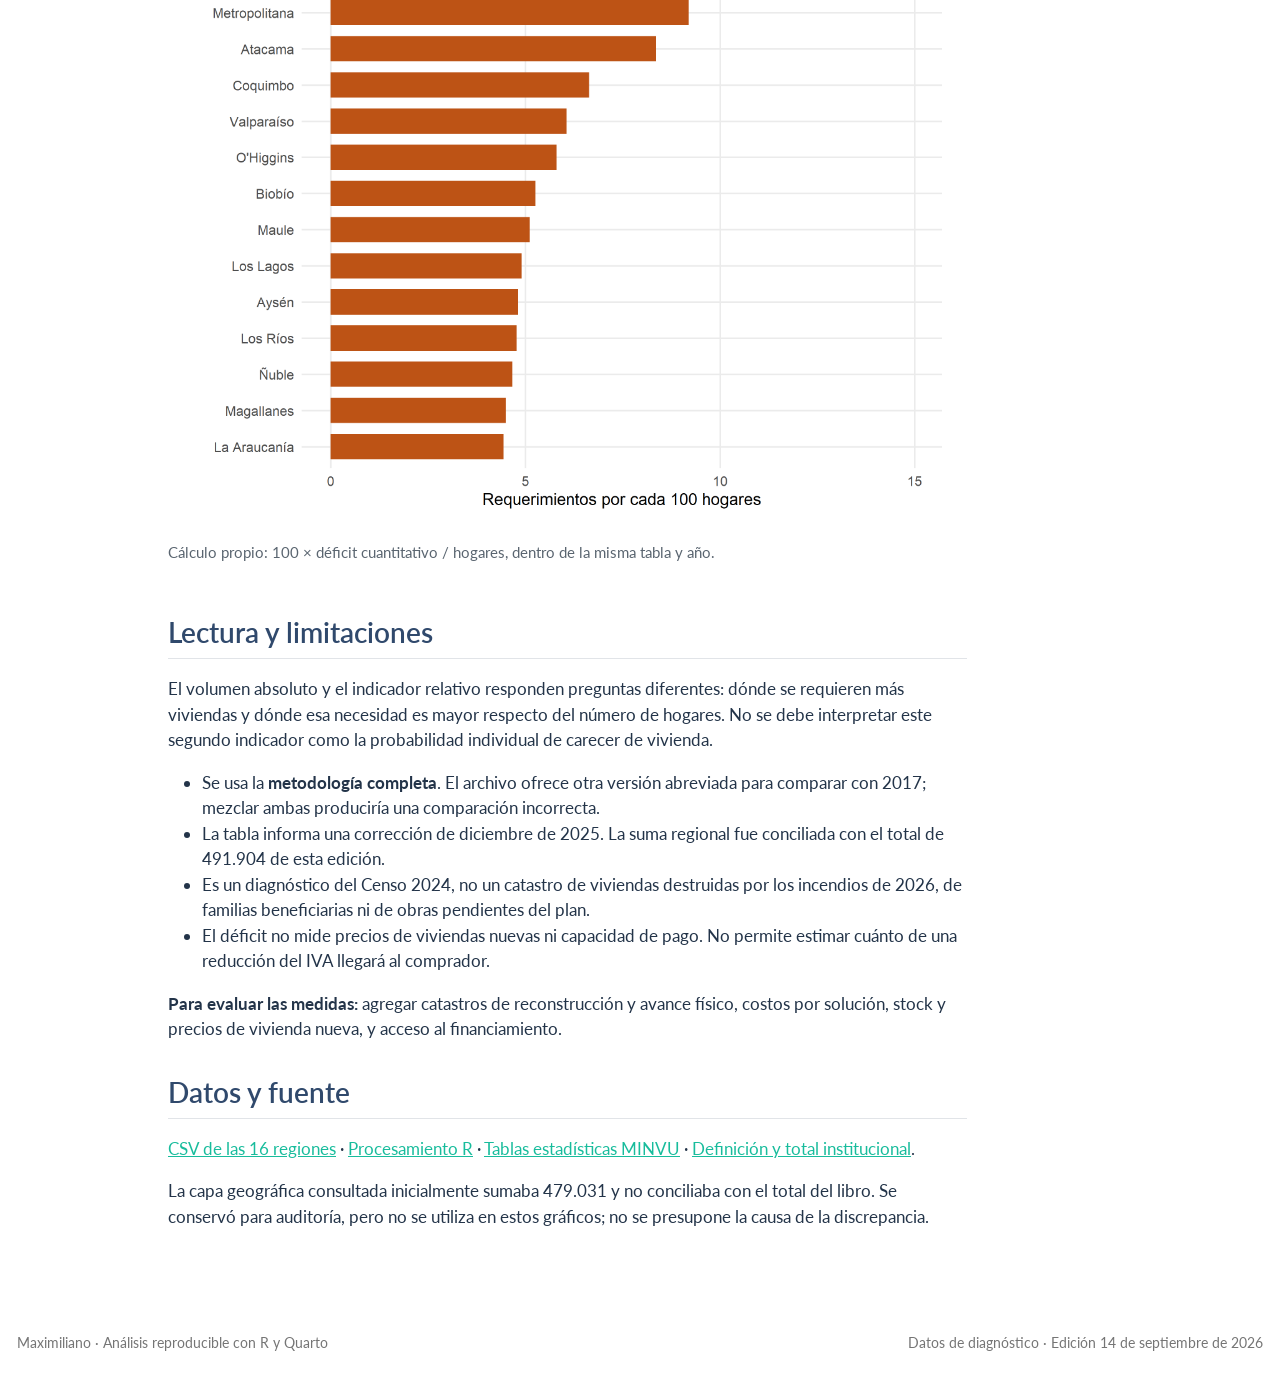
<file: docs/06_vivienda.html>
<!DOCTYPE html>
<html xmlns="http://www.w3.org/1999/xhtml" lang="es" xml:lang="es"><head>

<meta charset="utf-8">
<meta name="generator" content="quarto-1.3.450">

<meta name="viewport" content="width=device-width, initial-scale=1.0, user-scalable=yes">


<title>Política para no políticos - Vivienda: magnitud y distribución del déficit</title>
<style>
code{white-space: pre-wrap;}
span.smallcaps{font-variant: small-caps;}
div.columns{display: flex; gap: min(4vw, 1.5em);}
div.column{flex: auto; overflow-x: auto;}
div.hanging-indent{margin-left: 1.5em; text-indent: -1.5em;}
ul.task-list{list-style: none;}
ul.task-list li input[type="checkbox"] {
  width: 0.8em;
  margin: 0 0.8em 0.2em -1em; /* quarto-specific, see https://github.com/quarto-dev/quarto-cli/issues/4556 */ 
  vertical-align: middle;
}
/* CSS for syntax highlighting */
pre > code.sourceCode { white-space: pre; position: relative; }
pre > code.sourceCode > span { display: inline-block; line-height: 1.25; }
pre > code.sourceCode > span:empty { height: 1.2em; }
.sourceCode { overflow: visible; }
code.sourceCode > span { color: inherit; text-decoration: inherit; }
div.sourceCode { margin: 1em 0; }
pre.sourceCode { margin: 0; }
@media screen {
div.sourceCode { overflow: auto; }
}
@media print {
pre > code.sourceCode { white-space: pre-wrap; }
pre > code.sourceCode > span { text-indent: -5em; padding-left: 5em; }
}
pre.numberSource code
  { counter-reset: source-line 0; }
pre.numberSource code > span
  { position: relative; left: -4em; counter-increment: source-line; }
pre.numberSource code > span > a:first-child::before
  { content: counter(source-line);
    position: relative; left: -1em; text-align: right; vertical-align: baseline;
    border: none; display: inline-block;
    -webkit-touch-callout: none; -webkit-user-select: none;
    -khtml-user-select: none; -moz-user-select: none;
    -ms-user-select: none; user-select: none;
    padding: 0 4px; width: 4em;
  }
pre.numberSource { margin-left: 3em;  padding-left: 4px; }
div.sourceCode
  {   }
@media screen {
pre > code.sourceCode > span > a:first-child::before { text-decoration: underline; }
}
</style>


<script src="site_libs/quarto-nav/quarto-nav.js"></script>
<script src="site_libs/quarto-nav/headroom.min.js"></script>
<script src="site_libs/clipboard/clipboard.min.js"></script>
<script src="site_libs/quarto-search/autocomplete.umd.js"></script>
<script src="site_libs/quarto-search/fuse.min.js"></script>
<script src="site_libs/quarto-search/quarto-search.js"></script>
<meta name="quarto:offset" content="./">
<script src="site_libs/quarto-html/quarto.js"></script>
<script src="site_libs/quarto-html/popper.min.js"></script>
<script src="site_libs/quarto-html/tippy.umd.min.js"></script>
<script src="site_libs/quarto-html/anchor.min.js"></script>
<link href="site_libs/quarto-html/tippy.css" rel="stylesheet">
<link href="site_libs/quarto-html/quarto-syntax-highlighting.css" rel="stylesheet" id="quarto-text-highlighting-styles">
<script src="site_libs/bootstrap/bootstrap.min.js"></script>
<link href="site_libs/bootstrap/bootstrap-icons.css" rel="stylesheet">
<link href="site_libs/bootstrap/bootstrap.min.css" rel="stylesheet" id="quarto-bootstrap" data-mode="light">
<script id="quarto-search-options" type="application/json">{
  "location": "navbar",
  "copy-button": false,
  "collapse-after": 3,
  "panel-placement": "end",
  "type": "overlay",
  "limit": 20,
  "language": {
    "search-no-results-text": "Sin resultados",
    "search-matching-documents-text": "documentos encontrados",
    "search-copy-link-title": "Copiar el enlace en la búsqueda",
    "search-hide-matches-text": "Ocultar resultados adicionales",
    "search-more-match-text": "resultado adicional en este documento",
    "search-more-matches-text": "resultados adicionales en este documento",
    "search-clear-button-title": "Borrar",
    "search-detached-cancel-button-title": "Cancelar",
    "search-submit-button-title": "Enviar",
    "search-label": "Buscar"
  }
}</script>


<link rel="stylesheet" href="styles.css">
</head>

<body class="nav-fixed">

<div id="quarto-search-results"></div>
  <header id="quarto-header" class="headroom fixed-top">
    <nav class="navbar navbar-expand-lg navbar-dark ">
      <div class="navbar-container container-fluid">
      <div class="navbar-brand-container">
    <a class="navbar-brand" href="./index.html">
    <span class="navbar-title">Política para no políticos</span>
    </a>
  </div>
            <div id="quarto-search" class="" title="Buscar"></div>
          <button class="navbar-toggler" type="button" data-bs-toggle="collapse" data-bs-target="#navbarCollapse" aria-controls="navbarCollapse" aria-expanded="false" aria-label="Navegación de palanca" onclick="if (window.quartoToggleHeadroom) { window.quartoToggleHeadroom(); }">
  <span class="navbar-toggler-icon"></span>
</button>
          <div class="collapse navbar-collapse" id="navbarCollapse">
            <ul class="navbar-nav navbar-nav-scroll me-auto">
  <li class="nav-item">
    <a class="nav-link" href="./index.html" rel="" target="">
 <span class="menu-text">Inicio</span></a>
  </li>  
  <li class="nav-item dropdown ">
    <a class="nav-link dropdown-toggle" href="#" id="nav-menu-análisis-del-plan" role="button" data-bs-toggle="dropdown" aria-expanded="false" rel="" target="">
 <span class="menu-text">Análisis del plan</span>
    </a>
    <ul class="dropdown-menu" aria-labelledby="nav-menu-análisis-del-plan">    
        <li>
    <a class="dropdown-item" href="./03_tributacion.html" rel="" target="">
 <span class="dropdown-text">Tributación</span></a>
  </li>  
        <li>
    <a class="dropdown-item" href="./04_empleo_formal.html" rel="" target="">
 <span class="dropdown-text">Empleo</span></a>
  </li>  
        <li>
    <a class="dropdown-item" href="./05_finanzas_publicas.html" rel="" target="">
 <span class="dropdown-text">Finanzas públicas</span></a>
  </li>  
        <li>
    <a class="dropdown-item" href="./06_vivienda.html" rel="" target="">
 <span class="dropdown-text">Vivienda</span></a>
  </li>  
        <li>
    <a class="dropdown-item" href="./07_inversion.html" rel="" target="">
 <span class="dropdown-text">Inversión</span></a>
  </li>  
    </ul>
  </li>
  <li class="nav-item">
    <a class="nav-link" href="./01_empleo_publico.html" rel="" target="">
 <span class="menu-text">Capacidad estatal</span></a>
  </li>  
  <li class="nav-item">
    <a class="nav-link" href="./02_salud_fonasa.html" rel="" target="">
 <span class="menu-text">Salud</span></a>
  </li>  
  <li class="nav-item">
    <a class="nav-link" href="./metodologia.html" rel="" target="">
 <span class="menu-text">Método y fuentes</span></a>
  </li>  
</ul>
            <div class="quarto-navbar-tools ms-auto">
</div>
          </div> <!-- /navcollapse -->
      </div> <!-- /container-fluid -->
    </nav>
</header>
<!-- content -->
<div id="quarto-content" class="quarto-container page-columns page-rows-contents page-layout-article page-navbar">
<!-- sidebar -->
<!-- margin-sidebar -->
    <div id="quarto-margin-sidebar" class="sidebar margin-sidebar">
        <nav id="TOC" role="doc-toc" class="toc-active">
    <h2 id="toc-title">En esta página</h2>
   
  <ul>
  <li><a href="#la-pregunta" id="toc-la-pregunta" class="nav-link active" data-scroll-target="#la-pregunta">La pregunta</a></li>
  <li><a href="#déficit-por-región" id="toc-déficit-por-región" class="nav-link" data-scroll-target="#déficit-por-región">Déficit por región</a></li>
  <li><a href="#comparación-respecto-del-número-de-hogares" id="toc-comparación-respecto-del-número-de-hogares" class="nav-link" data-scroll-target="#comparación-respecto-del-número-de-hogares">Comparación respecto del número de hogares</a></li>
  <li><a href="#lectura-y-limitaciones" id="toc-lectura-y-limitaciones" class="nav-link" data-scroll-target="#lectura-y-limitaciones">Lectura y limitaciones</a></li>
  <li><a href="#datos-y-fuente" id="toc-datos-y-fuente" class="nav-link" data-scroll-target="#datos-y-fuente">Datos y fuente</a></li>
  </ul>
</nav>
    </div>
<!-- main -->
<main class="content" id="quarto-document-content">

<header id="title-block-header" class="quarto-title-block default">
<div class="quarto-title">
<h1 class="title">Vivienda: magnitud y distribución del déficit</h1>
<p class="subtitle lead">MINVU · Censo 2024 · Metodología completa</p>
</div>



<div class="quarto-title-meta">

    
  
    
  </div>
  

</header>

<section id="la-pregunta" class="level2">
<h2 class="anchored" data-anchor-id="la-pregunta">La pregunta</h2>
<p>¿Dónde se concentra la necesidad de nuevas viviendas? El plan anunciado incluye reconstrucción y un tratamiento temporal del IVA a viviendas nuevas. El déficit sirve de contexto, pero no identifica compradores elegibles ni damnificados. <a href="https://msgg.gob.cl/wp/2026/04/23/presidente-kast-firma-proyecto-de-ley-del-plan-de-reconstruccion-nacional-y-desarrollo-economico-y-social/">Fuente del anuncio</a>.</p>
<div class="callout callout-style-default callout-note callout-titled" title="Resultado calculado y conciliado">
<div class="callout-header d-flex align-content-center">
<div class="callout-icon-container">
<i class="callout-icon"></i>
</div>
<div class="callout-title-container flex-fill">
Resultado calculado y conciliado
</div>
</div>
<div class="callout-body-container callout-body">
<p>Las 16 regiones suman <strong>491.904 requerimientos de nuevas viviendas</strong>, coincidiendo con el total nacional de la tabla MINVU. La Región Metropolitana concentra <strong>48,6%</strong> de ese total.</p>
</div>
</div>
</section>
<section id="déficit-por-región" class="level2">
<h2 class="anchored" data-anchor-id="déficit-por-región">Déficit por región</h2>
<div class="cell">
<details>
<summary>Código</summary>
<div class="sourceCode cell-code" id="cb1"><pre class="sourceCode r code-with-copy"><code class="sourceCode r"><span id="cb1-1"><a href="#cb1-1" aria-hidden="true" tabindex="-1"></a><span class="fu">ggplot</span>(d,<span class="fu">aes</span>(deficit,<span class="fu">reorder</span>(region,deficit)))<span class="sc">+</span><span class="fu">geom_col</span>(<span class="at">fill=</span>paleta[<span class="dv">1</span>],<span class="at">width=</span>.<span class="dv">7</span>)<span class="sc">+</span><span class="fu">scale_x_continuous</span>(<span class="at">labels=</span><span class="fu">label_number</span>(<span class="at">big.mark=</span><span class="st">'.'</span>,<span class="at">decimal.mark=</span><span class="st">','</span>))<span class="sc">+</span><span class="fu">labs</span>(<span class="at">x=</span><span class="st">'Requerimientos de nuevas viviendas'</span>,<span class="at">y=</span><span class="cn">NULL</span>)</span></code><button title="Copiar al portapapeles" class="code-copy-button"><i class="bi"></i></button></pre></div>
</details>
<div class="cell-output-display">
<div class="quarto-figure quarto-figure-center">
<figure class="figure">
<p><img src="06_vivienda_files/figure-html/unnamed-chunk-3-1.png" class="img-fluid figure-img" alt="Déficit habitacional cuantitativo en las 16 regiones. La Región Metropolitana registra la mayor cantidad absoluta." width="1280"></p>
<figcaption class="figure-caption">Fuente: MINVU, Censos 2024 y 2002, hoja de metodología completa; columna 2024.</figcaption>
</figure>
</div>
</div>
</div>
</section>
<section id="comparación-respecto-del-número-de-hogares" class="level2">
<h2 class="anchored" data-anchor-id="comparación-respecto-del-número-de-hogares">Comparación respecto del número de hogares</h2>
<div class="cell">
<details>
<summary>Código</summary>
<div class="sourceCode cell-code" id="cb2"><pre class="sourceCode r code-with-copy"><code class="sourceCode r"><span id="cb2-1"><a href="#cb2-1" aria-hidden="true" tabindex="-1"></a><span class="fu">ggplot</span>(d,<span class="fu">aes</span>(deficit_por_100_hogares,<span class="fu">reorder</span>(region,deficit_por_100_hogares)))<span class="sc">+</span><span class="fu">geom_col</span>(<span class="at">fill=</span>paleta[<span class="dv">2</span>],<span class="at">width=</span>.<span class="dv">7</span>)<span class="sc">+</span><span class="fu">scale_x_continuous</span>(<span class="at">labels=</span><span class="fu">label_number</span>(<span class="at">decimal.mark=</span><span class="st">','</span>))<span class="sc">+</span><span class="fu">labs</span>(<span class="at">x=</span><span class="st">'Requerimientos por cada 100 hogares'</span>,<span class="at">y=</span><span class="cn">NULL</span>)</span></code><button title="Copiar al portapapeles" class="code-copy-button"><i class="bi"></i></button></pre></div>
</details>
<div class="cell-output-display">
<div class="quarto-figure quarto-figure-center">
<figure class="figure">
<p><img src="06_vivienda_files/figure-html/unnamed-chunk-4-1.png" class="img-fluid figure-img" alt="Déficit por cada cien hogares, por región; se usa un denominador regional para distinguir necesidad relativa y magnitud absoluta." width="1280"></p>
<figcaption class="figure-caption">Cálculo propio: 100 × déficit cuantitativo / hogares, dentro de la misma tabla y año.</figcaption>
</figure>
</div>
</div>
</div>
</section>
<section id="lectura-y-limitaciones" class="level2">
<h2 class="anchored" data-anchor-id="lectura-y-limitaciones">Lectura y limitaciones</h2>
<p>El volumen absoluto y el indicador relativo responden preguntas diferentes: dónde se requieren más viviendas y dónde esa necesidad es mayor respecto del número de hogares. No se debe interpretar este segundo indicador como la probabilidad individual de carecer de vivienda.</p>
<ul>
<li>Se usa la <strong>metodología completa</strong>. El archivo ofrece otra versión abreviada para comparar con 2017; mezclar ambas produciría una comparación incorrecta.</li>
<li>La tabla informa una corrección de diciembre de 2025. La suma regional fue conciliada con el total de 491.904 de esta edición.</li>
<li>Es un diagnóstico del Censo 2024, no un catastro de viviendas destruidas por los incendios de 2026, de familias beneficiarias ni de obras pendientes del plan.</li>
<li>El déficit no mide precios de viviendas nuevas ni capacidad de pago. No permite estimar cuánto de una reducción del IVA llegará al comprador.</li>
</ul>
<p><strong>Para evaluar las medidas:</strong> agregar catastros de reconstrucción y avance físico, costos por solución, stock y precios de vivienda nueva, y acceso al financiamiento.</p>
</section>
<section id="datos-y-fuente" class="level2">
<h2 class="anchored" data-anchor-id="datos-y-fuente">Datos y fuente</h2>
<p><a href="datos/vivienda_regiones.csv">CSV de las 16 regiones</a> · <a href="scripts/procesar_datos.R">Procesamiento R</a> · <a href="https://centrodeestudios.minvu.gob.cl/repositorio/categoria/estadisticas/">Tablas estadísticas MINVU</a> · <a href="https://centrodeestudios.minvu.gob.cl/deficit-habitacional/">Definición y total institucional</a>.</p>
<p>La capa geográfica consultada inicialmente sumaba 479.031 y no conciliaba con el total del libro. Se conservó para auditoría, pero no se utiliza en estos gráficos; no se presupone la causa de la discrepancia.</p>


</section>

</main> <!-- /main -->
<script id="quarto-html-after-body" type="application/javascript">
window.document.addEventListener("DOMContentLoaded", function (event) {
  const toggleBodyColorMode = (bsSheetEl) => {
    const mode = bsSheetEl.getAttribute("data-mode");
    const bodyEl = window.document.querySelector("body");
    if (mode === "dark") {
      bodyEl.classList.add("quarto-dark");
      bodyEl.classList.remove("quarto-light");
    } else {
      bodyEl.classList.add("quarto-light");
      bodyEl.classList.remove("quarto-dark");
    }
  }
  const toggleBodyColorPrimary = () => {
    const bsSheetEl = window.document.querySelector("link#quarto-bootstrap");
    if (bsSheetEl) {
      toggleBodyColorMode(bsSheetEl);
    }
  }
  toggleBodyColorPrimary();  
  const icon = "";
  const anchorJS = new window.AnchorJS();
  anchorJS.options = {
    placement: 'right',
    icon: icon
  };
  anchorJS.add('.anchored');
  const isCodeAnnotation = (el) => {
    for (const clz of el.classList) {
      if (clz.startsWith('code-annotation-')) {                     
        return true;
      }
    }
    return false;
  }
  const clipboard = new window.ClipboardJS('.code-copy-button', {
    text: function(trigger) {
      const codeEl = trigger.previousElementSibling.cloneNode(true);
      for (const childEl of codeEl.children) {
        if (isCodeAnnotation(childEl)) {
          childEl.remove();
        }
      }
      return codeEl.innerText;
    }
  });
  clipboard.on('success', function(e) {
    // button target
    const button = e.trigger;
    // don't keep focus
    button.blur();
    // flash "checked"
    button.classList.add('code-copy-button-checked');
    var currentTitle = button.getAttribute("title");
    button.setAttribute("title", "Copiado");
    let tooltip;
    if (window.bootstrap) {
      button.setAttribute("data-bs-toggle", "tooltip");
      button.setAttribute("data-bs-placement", "left");
      button.setAttribute("data-bs-title", "Copiado");
      tooltip = new bootstrap.Tooltip(button, 
        { trigger: "manual", 
          customClass: "code-copy-button-tooltip",
          offset: [0, -8]});
      tooltip.show();    
    }
    setTimeout(function() {
      if (tooltip) {
        tooltip.hide();
        button.removeAttribute("data-bs-title");
        button.removeAttribute("data-bs-toggle");
        button.removeAttribute("data-bs-placement");
      }
      button.setAttribute("title", currentTitle);
      button.classList.remove('code-copy-button-checked');
    }, 1000);
    // clear code selection
    e.clearSelection();
  });
  function tippyHover(el, contentFn) {
    const config = {
      allowHTML: true,
      content: contentFn,
      maxWidth: 500,
      delay: 100,
      arrow: false,
      appendTo: function(el) {
          return el.parentElement;
      },
      interactive: true,
      interactiveBorder: 10,
      theme: 'quarto',
      placement: 'bottom-start'
    };
    window.tippy(el, config); 
  }
  const noterefs = window.document.querySelectorAll('a[role="doc-noteref"]');
  for (var i=0; i<noterefs.length; i++) {
    const ref = noterefs[i];
    tippyHover(ref, function() {
      // use id or data attribute instead here
      let href = ref.getAttribute('data-footnote-href') || ref.getAttribute('href');
      try { href = new URL(href).hash; } catch {}
      const id = href.replace(/^#\/?/, "");
      const note = window.document.getElementById(id);
      return note.innerHTML;
    });
  }
      let selectedAnnoteEl;
      const selectorForAnnotation = ( cell, annotation) => {
        let cellAttr = 'data-code-cell="' + cell + '"';
        let lineAttr = 'data-code-annotation="' +  annotation + '"';
        const selector = 'span[' + cellAttr + '][' + lineAttr + ']';
        return selector;
      }
      const selectCodeLines = (annoteEl) => {
        const doc = window.document;
        const targetCell = annoteEl.getAttribute("data-target-cell");
        const targetAnnotation = annoteEl.getAttribute("data-target-annotation");
        const annoteSpan = window.document.querySelector(selectorForAnnotation(targetCell, targetAnnotation));
        const lines = annoteSpan.getAttribute("data-code-lines").split(",");
        const lineIds = lines.map((line) => {
          return targetCell + "-" + line;
        })
        let top = null;
        let height = null;
        let parent = null;
        if (lineIds.length > 0) {
            //compute the position of the single el (top and bottom and make a div)
            const el = window.document.getElementById(lineIds[0]);
            top = el.offsetTop;
            height = el.offsetHeight;
            parent = el.parentElement.parentElement;
          if (lineIds.length > 1) {
            const lastEl = window.document.getElementById(lineIds[lineIds.length - 1]);
            const bottom = lastEl.offsetTop + lastEl.offsetHeight;
            height = bottom - top;
          }
          if (top !== null && height !== null && parent !== null) {
            // cook up a div (if necessary) and position it 
            let div = window.document.getElementById("code-annotation-line-highlight");
            if (div === null) {
              div = window.document.createElement("div");
              div.setAttribute("id", "code-annotation-line-highlight");
              div.style.position = 'absolute';
              parent.appendChild(div);
            }
            div.style.top = top - 2 + "px";
            div.style.height = height + 4 + "px";
            let gutterDiv = window.document.getElementById("code-annotation-line-highlight-gutter");
            if (gutterDiv === null) {
              gutterDiv = window.document.createElement("div");
              gutterDiv.setAttribute("id", "code-annotation-line-highlight-gutter");
              gutterDiv.style.position = 'absolute';
              const codeCell = window.document.getElementById(targetCell);
              const gutter = codeCell.querySelector('.code-annotation-gutter');
              gutter.appendChild(gutterDiv);
            }
            gutterDiv.style.top = top - 2 + "px";
            gutterDiv.style.height = height + 4 + "px";
          }
          selectedAnnoteEl = annoteEl;
        }
      };
      const unselectCodeLines = () => {
        const elementsIds = ["code-annotation-line-highlight", "code-annotation-line-highlight-gutter"];
        elementsIds.forEach((elId) => {
          const div = window.document.getElementById(elId);
          if (div) {
            div.remove();
          }
        });
        selectedAnnoteEl = undefined;
      };
      // Attach click handler to the DT
      const annoteDls = window.document.querySelectorAll('dt[data-target-cell]');
      for (const annoteDlNode of annoteDls) {
        annoteDlNode.addEventListener('click', (event) => {
          const clickedEl = event.target;
          if (clickedEl !== selectedAnnoteEl) {
            unselectCodeLines();
            const activeEl = window.document.querySelector('dt[data-target-cell].code-annotation-active');
            if (activeEl) {
              activeEl.classList.remove('code-annotation-active');
            }
            selectCodeLines(clickedEl);
            clickedEl.classList.add('code-annotation-active');
          } else {
            // Unselect the line
            unselectCodeLines();
            clickedEl.classList.remove('code-annotation-active');
          }
        });
      }
  const findCites = (el) => {
    const parentEl = el.parentElement;
    if (parentEl) {
      const cites = parentEl.dataset.cites;
      if (cites) {
        return {
          el,
          cites: cites.split(' ')
        };
      } else {
        return findCites(el.parentElement)
      }
    } else {
      return undefined;
    }
  };
  var bibliorefs = window.document.querySelectorAll('a[role="doc-biblioref"]');
  for (var i=0; i<bibliorefs.length; i++) {
    const ref = bibliorefs[i];
    const citeInfo = findCites(ref);
    if (citeInfo) {
      tippyHover(citeInfo.el, function() {
        var popup = window.document.createElement('div');
        citeInfo.cites.forEach(function(cite) {
          var citeDiv = window.document.createElement('div');
          citeDiv.classList.add('hanging-indent');
          citeDiv.classList.add('csl-entry');
          var biblioDiv = window.document.getElementById('ref-' + cite);
          if (biblioDiv) {
            citeDiv.innerHTML = biblioDiv.innerHTML;
          }
          popup.appendChild(citeDiv);
        });
        return popup.innerHTML;
      });
    }
  }
    var localhostRegex = new RegExp(/^(?:http|https):\/\/localhost\:?[0-9]*\//);
      var filterRegex = new RegExp("https:\/\/titan1959\.github\.io\/Mega-reforma-Chile\/");
    var isInternal = (href) => {
        return filterRegex.test(href) || localhostRegex.test(href);
    }
    // Inspect non-navigation links and adorn them if external
 	var links = window.document.querySelectorAll('a[href]:not(.nav-link):not(.navbar-brand):not(.toc-action):not(.sidebar-link):not(.sidebar-item-toggle):not(.pagination-link):not(.no-external):not([aria-hidden]):not(.dropdown-item)');
    for (var i=0; i<links.length; i++) {
      const link = links[i];
      if (!isInternal(link.href)) {
          // target, if specified
          link.setAttribute("target", "_blank");
      }
    }
});
</script>
</div> <!-- /content -->
<footer class="footer">
  <div class="nav-footer">
    <div class="nav-footer-left">Maximiliano · Análisis reproducible con R y Quarto</div>   
    <div class="nav-footer-center">
      &nbsp;
    </div>
    <div class="nav-footer-right">Datos de diagnóstico · Edición 14 de septiembre de 2026</div>
  </div>
</footer>



</body></html>
</file>
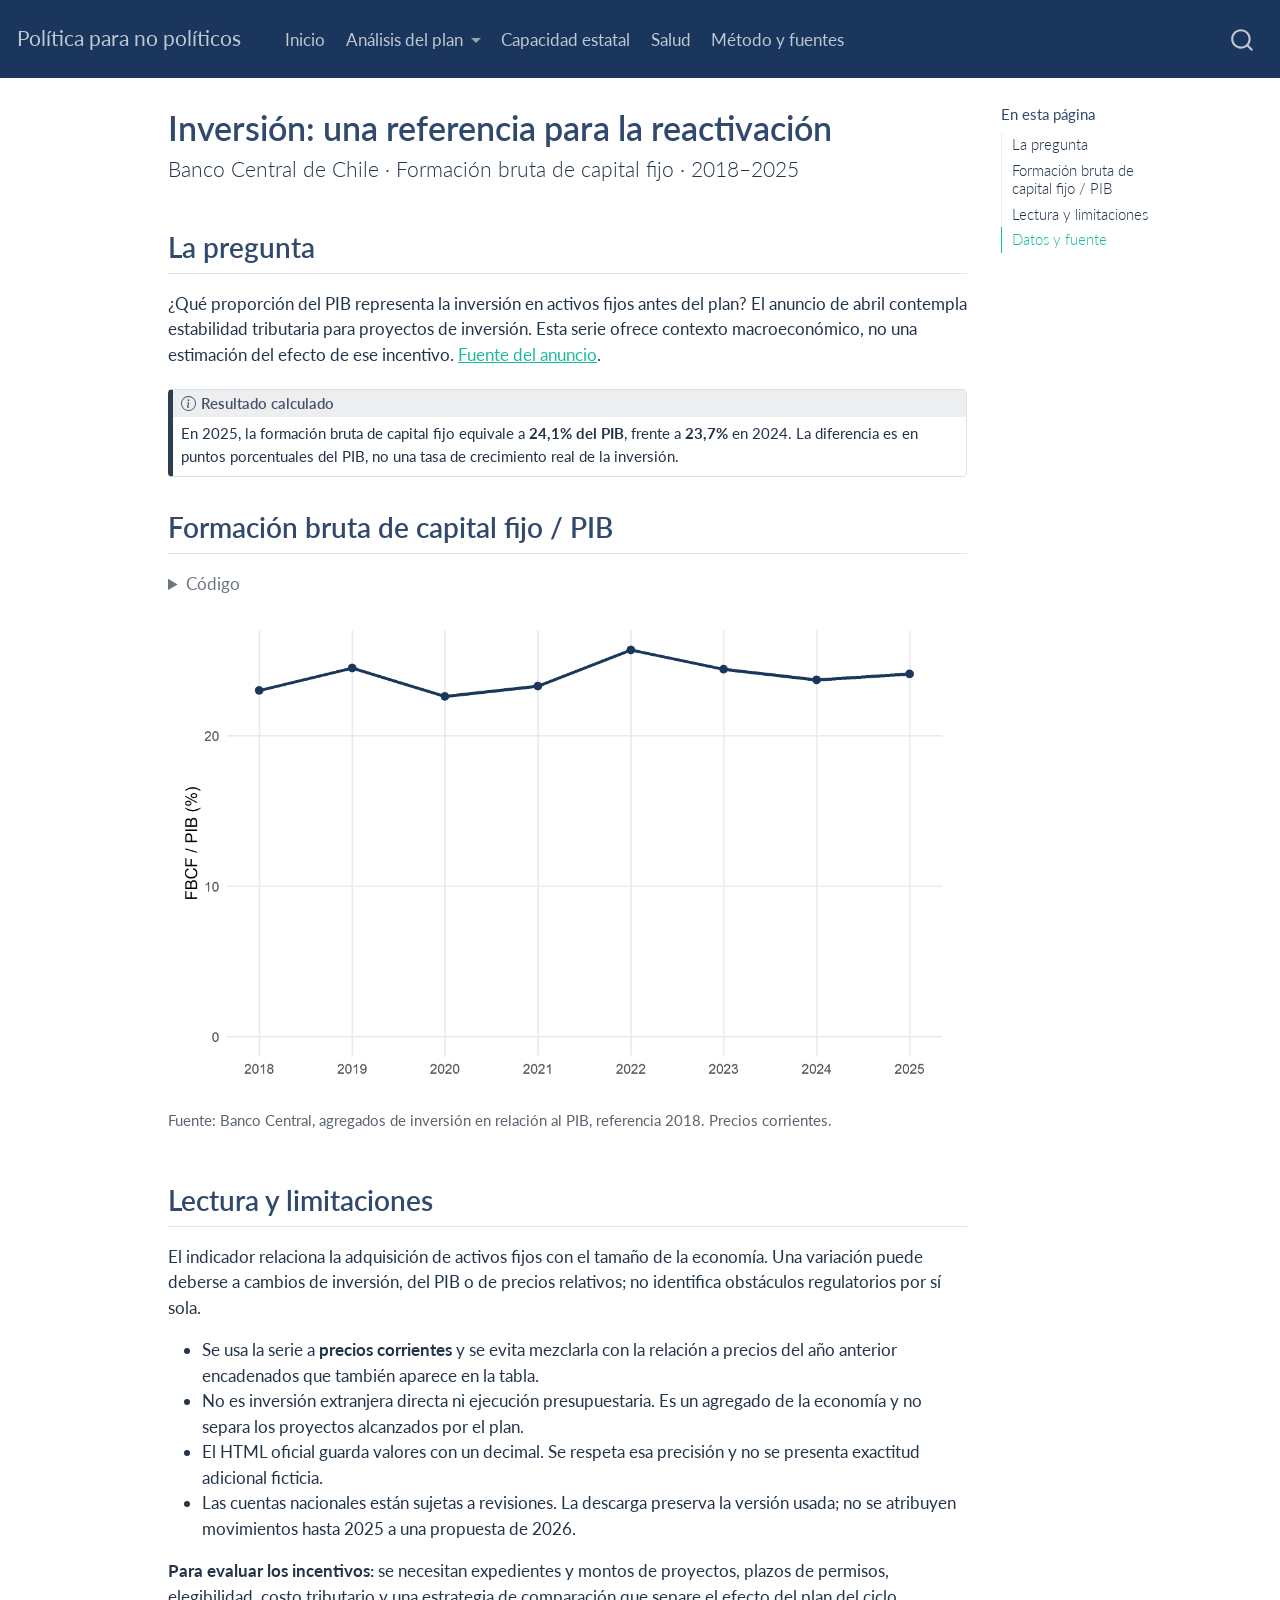
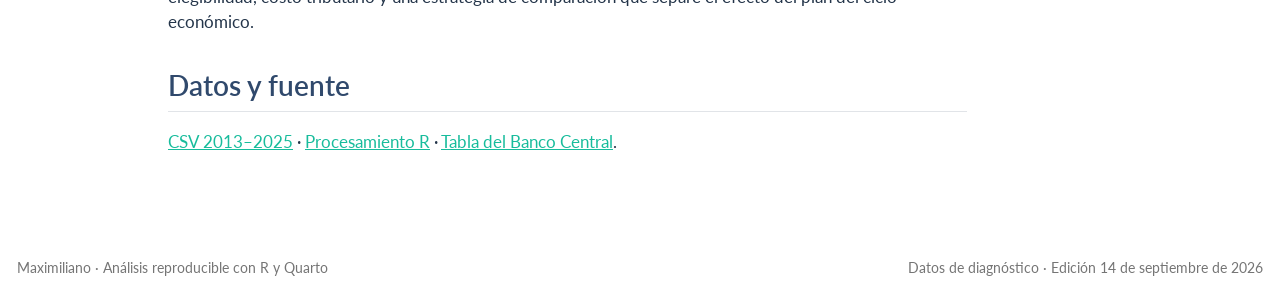
<file: docs/07_inversion.html>
<!DOCTYPE html>
<html xmlns="http://www.w3.org/1999/xhtml" lang="es" xml:lang="es"><head>

<meta charset="utf-8">
<meta name="generator" content="quarto-1.3.450">

<meta name="viewport" content="width=device-width, initial-scale=1.0, user-scalable=yes">


<title>Política para no políticos - Inversión: una referencia para la reactivación</title>
<style>
code{white-space: pre-wrap;}
span.smallcaps{font-variant: small-caps;}
div.columns{display: flex; gap: min(4vw, 1.5em);}
div.column{flex: auto; overflow-x: auto;}
div.hanging-indent{margin-left: 1.5em; text-indent: -1.5em;}
ul.task-list{list-style: none;}
ul.task-list li input[type="checkbox"] {
  width: 0.8em;
  margin: 0 0.8em 0.2em -1em; /* quarto-specific, see https://github.com/quarto-dev/quarto-cli/issues/4556 */ 
  vertical-align: middle;
}
/* CSS for syntax highlighting */
pre > code.sourceCode { white-space: pre; position: relative; }
pre > code.sourceCode > span { display: inline-block; line-height: 1.25; }
pre > code.sourceCode > span:empty { height: 1.2em; }
.sourceCode { overflow: visible; }
code.sourceCode > span { color: inherit; text-decoration: inherit; }
div.sourceCode { margin: 1em 0; }
pre.sourceCode { margin: 0; }
@media screen {
div.sourceCode { overflow: auto; }
}
@media print {
pre > code.sourceCode { white-space: pre-wrap; }
pre > code.sourceCode > span { text-indent: -5em; padding-left: 5em; }
}
pre.numberSource code
  { counter-reset: source-line 0; }
pre.numberSource code > span
  { position: relative; left: -4em; counter-increment: source-line; }
pre.numberSource code > span > a:first-child::before
  { content: counter(source-line);
    position: relative; left: -1em; text-align: right; vertical-align: baseline;
    border: none; display: inline-block;
    -webkit-touch-callout: none; -webkit-user-select: none;
    -khtml-user-select: none; -moz-user-select: none;
    -ms-user-select: none; user-select: none;
    padding: 0 4px; width: 4em;
  }
pre.numberSource { margin-left: 3em;  padding-left: 4px; }
div.sourceCode
  {   }
@media screen {
pre > code.sourceCode > span > a:first-child::before { text-decoration: underline; }
}
</style>


<script src="site_libs/quarto-nav/quarto-nav.js"></script>
<script src="site_libs/quarto-nav/headroom.min.js"></script>
<script src="site_libs/clipboard/clipboard.min.js"></script>
<script src="site_libs/quarto-search/autocomplete.umd.js"></script>
<script src="site_libs/quarto-search/fuse.min.js"></script>
<script src="site_libs/quarto-search/quarto-search.js"></script>
<meta name="quarto:offset" content="./">
<script src="site_libs/quarto-html/quarto.js"></script>
<script src="site_libs/quarto-html/popper.min.js"></script>
<script src="site_libs/quarto-html/tippy.umd.min.js"></script>
<script src="site_libs/quarto-html/anchor.min.js"></script>
<link href="site_libs/quarto-html/tippy.css" rel="stylesheet">
<link href="site_libs/quarto-html/quarto-syntax-highlighting.css" rel="stylesheet" id="quarto-text-highlighting-styles">
<script src="site_libs/bootstrap/bootstrap.min.js"></script>
<link href="site_libs/bootstrap/bootstrap-icons.css" rel="stylesheet">
<link href="site_libs/bootstrap/bootstrap.min.css" rel="stylesheet" id="quarto-bootstrap" data-mode="light">
<script id="quarto-search-options" type="application/json">{
  "location": "navbar",
  "copy-button": false,
  "collapse-after": 3,
  "panel-placement": "end",
  "type": "overlay",
  "limit": 20,
  "language": {
    "search-no-results-text": "Sin resultados",
    "search-matching-documents-text": "documentos encontrados",
    "search-copy-link-title": "Copiar el enlace en la búsqueda",
    "search-hide-matches-text": "Ocultar resultados adicionales",
    "search-more-match-text": "resultado adicional en este documento",
    "search-more-matches-text": "resultados adicionales en este documento",
    "search-clear-button-title": "Borrar",
    "search-detached-cancel-button-title": "Cancelar",
    "search-submit-button-title": "Enviar",
    "search-label": "Buscar"
  }
}</script>


<link rel="stylesheet" href="styles.css">
</head>

<body class="nav-fixed">

<div id="quarto-search-results"></div>
  <header id="quarto-header" class="headroom fixed-top">
    <nav class="navbar navbar-expand-lg navbar-dark ">
      <div class="navbar-container container-fluid">
      <div class="navbar-brand-container">
    <a class="navbar-brand" href="./index.html">
    <span class="navbar-title">Política para no políticos</span>
    </a>
  </div>
            <div id="quarto-search" class="" title="Buscar"></div>
          <button class="navbar-toggler" type="button" data-bs-toggle="collapse" data-bs-target="#navbarCollapse" aria-controls="navbarCollapse" aria-expanded="false" aria-label="Navegación de palanca" onclick="if (window.quartoToggleHeadroom) { window.quartoToggleHeadroom(); }">
  <span class="navbar-toggler-icon"></span>
</button>
          <div class="collapse navbar-collapse" id="navbarCollapse">
            <ul class="navbar-nav navbar-nav-scroll me-auto">
  <li class="nav-item">
    <a class="nav-link" href="./index.html" rel="" target="">
 <span class="menu-text">Inicio</span></a>
  </li>  
  <li class="nav-item dropdown ">
    <a class="nav-link dropdown-toggle" href="#" id="nav-menu-análisis-del-plan" role="button" data-bs-toggle="dropdown" aria-expanded="false" rel="" target="">
 <span class="menu-text">Análisis del plan</span>
    </a>
    <ul class="dropdown-menu" aria-labelledby="nav-menu-análisis-del-plan">    
        <li>
    <a class="dropdown-item" href="./03_tributacion.html" rel="" target="">
 <span class="dropdown-text">Tributación</span></a>
  </li>  
        <li>
    <a class="dropdown-item" href="./04_empleo_formal.html" rel="" target="">
 <span class="dropdown-text">Empleo</span></a>
  </li>  
        <li>
    <a class="dropdown-item" href="./05_finanzas_publicas.html" rel="" target="">
 <span class="dropdown-text">Finanzas públicas</span></a>
  </li>  
        <li>
    <a class="dropdown-item" href="./06_vivienda.html" rel="" target="">
 <span class="dropdown-text">Vivienda</span></a>
  </li>  
        <li>
    <a class="dropdown-item" href="./07_inversion.html" rel="" target="">
 <span class="dropdown-text">Inversión</span></a>
  </li>  
    </ul>
  </li>
  <li class="nav-item">
    <a class="nav-link" href="./01_empleo_publico.html" rel="" target="">
 <span class="menu-text">Capacidad estatal</span></a>
  </li>  
  <li class="nav-item">
    <a class="nav-link" href="./02_salud_fonasa.html" rel="" target="">
 <span class="menu-text">Salud</span></a>
  </li>  
  <li class="nav-item">
    <a class="nav-link" href="./metodologia.html" rel="" target="">
 <span class="menu-text">Método y fuentes</span></a>
  </li>  
</ul>
            <div class="quarto-navbar-tools ms-auto">
</div>
          </div> <!-- /navcollapse -->
      </div> <!-- /container-fluid -->
    </nav>
</header>
<!-- content -->
<div id="quarto-content" class="quarto-container page-columns page-rows-contents page-layout-article page-navbar">
<!-- sidebar -->
<!-- margin-sidebar -->
    <div id="quarto-margin-sidebar" class="sidebar margin-sidebar">
        <nav id="TOC" role="doc-toc" class="toc-active">
    <h2 id="toc-title">En esta página</h2>
   
  <ul>
  <li><a href="#la-pregunta" id="toc-la-pregunta" class="nav-link active" data-scroll-target="#la-pregunta">La pregunta</a></li>
  <li><a href="#formación-bruta-de-capital-fijo-pib" id="toc-formación-bruta-de-capital-fijo-pib" class="nav-link" data-scroll-target="#formación-bruta-de-capital-fijo-pib">Formación bruta de capital fijo / PIB</a></li>
  <li><a href="#lectura-y-limitaciones" id="toc-lectura-y-limitaciones" class="nav-link" data-scroll-target="#lectura-y-limitaciones">Lectura y limitaciones</a></li>
  <li><a href="#datos-y-fuente" id="toc-datos-y-fuente" class="nav-link" data-scroll-target="#datos-y-fuente">Datos y fuente</a></li>
  </ul>
</nav>
    </div>
<!-- main -->
<main class="content" id="quarto-document-content">

<header id="title-block-header" class="quarto-title-block default">
<div class="quarto-title">
<h1 class="title">Inversión: una referencia para la reactivación</h1>
<p class="subtitle lead">Banco Central de Chile · Formación bruta de capital fijo · 2018–2025</p>
</div>



<div class="quarto-title-meta">

    
  
    
  </div>
  

</header>

<section id="la-pregunta" class="level2">
<h2 class="anchored" data-anchor-id="la-pregunta">La pregunta</h2>
<p>¿Qué proporción del PIB representa la inversión en activos fijos antes del plan? El anuncio de abril contempla estabilidad tributaria para proyectos de inversión. Esta serie ofrece contexto macroeconómico, no una estimación del efecto de ese incentivo. <a href="https://msgg.gob.cl/wp/2026/04/23/presidente-kast-firma-proyecto-de-ley-del-plan-de-reconstruccion-nacional-y-desarrollo-economico-y-social/">Fuente del anuncio</a>.</p>
<div class="callout callout-style-default callout-note callout-titled" title="Resultado calculado">
<div class="callout-header d-flex align-content-center">
<div class="callout-icon-container">
<i class="callout-icon"></i>
</div>
<div class="callout-title-container flex-fill">
Resultado calculado
</div>
</div>
<div class="callout-body-container callout-body">
<p>En 2025, la formación bruta de capital fijo equivale a <strong>24,1% del PIB</strong>, frente a <strong>23,7%</strong> en 2024. La diferencia es en puntos porcentuales del PIB, no una tasa de crecimiento real de la inversión.</p>
</div>
</div>
</section>
<section id="formación-bruta-de-capital-fijo-pib" class="level2">
<h2 class="anchored" data-anchor-id="formación-bruta-de-capital-fijo-pib">Formación bruta de capital fijo / PIB</h2>
<div class="cell">
<details>
<summary>Código</summary>
<div class="sourceCode cell-code" id="cb1"><pre class="sourceCode r code-with-copy"><code class="sourceCode r"><span id="cb1-1"><a href="#cb1-1" aria-hidden="true" tabindex="-1"></a><span class="fu">lineas</span>(d,<span class="st">'fbcf_pct_pib'</span>,<span class="at">unidad=</span><span class="st">'FBCF / PIB (%)'</span>)</span></code><button title="Copiar al portapapeles" class="code-copy-button"><i class="bi"></i></button></pre></div>
</details>
<div class="cell-output-display">
<div class="quarto-figure quarto-figure-center">
<figure class="figure">
<p><img src="07_inversion_files/figure-html/unnamed-chunk-3-1.png" class="img-fluid figure-img" alt="Relación entre formación bruta de capital fijo y PIB a precios corrientes; alcanza 24,1 por ciento en 2025." width="1280"></p>
<figcaption class="figure-caption">Fuente: Banco Central, agregados de inversión en relación al PIB, referencia 2018. Precios corrientes.</figcaption>
</figure>
</div>
</div>
</div>
</section>
<section id="lectura-y-limitaciones" class="level2">
<h2 class="anchored" data-anchor-id="lectura-y-limitaciones">Lectura y limitaciones</h2>
<p>El indicador relaciona la adquisición de activos fijos con el tamaño de la economía. Una variación puede deberse a cambios de inversión, del PIB o de precios relativos; no identifica obstáculos regulatorios por sí sola.</p>
<ul>
<li>Se usa la serie a <strong>precios corrientes</strong> y se evita mezclarla con la relación a precios del año anterior encadenados que también aparece en la tabla.</li>
<li>No es inversión extranjera directa ni ejecución presupuestaria. Es un agregado de la economía y no separa los proyectos alcanzados por el plan.</li>
<li>El HTML oficial guarda valores con un decimal. Se respeta esa precisión y no se presenta exactitud adicional ficticia.</li>
<li>Las cuentas nacionales están sujetas a revisiones. La descarga preserva la versión usada; no se atribuyen movimientos hasta 2025 a una propuesta de 2026.</li>
</ul>
<p><strong>Para evaluar los incentivos:</strong> se necesitan expedientes y montos de proyectos, plazos de permisos, elegibilidad, costo tributario y una estrategia de comparación que separe el efecto del plan del ciclo económico.</p>
</section>
<section id="datos-y-fuente" class="level2">
<h2 class="anchored" data-anchor-id="datos-y-fuente">Datos y fuente</h2>
<p><a href="datos/inversion.csv">CSV 2013–2025</a> · <a href="scripts/procesar_datos.R">Procesamiento R</a> · <a href="https://si3.bcentral.cl/Siete/Es/Siete/Cuadro/CAP_CCNN/MN_CCNN76/CCNN2018_G3_RPIB_A/637801697822047501">Tabla del Banco Central</a>.</p>


</section>

</main> <!-- /main -->
<script id="quarto-html-after-body" type="application/javascript">
window.document.addEventListener("DOMContentLoaded", function (event) {
  const toggleBodyColorMode = (bsSheetEl) => {
    const mode = bsSheetEl.getAttribute("data-mode");
    const bodyEl = window.document.querySelector("body");
    if (mode === "dark") {
      bodyEl.classList.add("quarto-dark");
      bodyEl.classList.remove("quarto-light");
    } else {
      bodyEl.classList.add("quarto-light");
      bodyEl.classList.remove("quarto-dark");
    }
  }
  const toggleBodyColorPrimary = () => {
    const bsSheetEl = window.document.querySelector("link#quarto-bootstrap");
    if (bsSheetEl) {
      toggleBodyColorMode(bsSheetEl);
    }
  }
  toggleBodyColorPrimary();  
  const icon = "";
  const anchorJS = new window.AnchorJS();
  anchorJS.options = {
    placement: 'right',
    icon: icon
  };
  anchorJS.add('.anchored');
  const isCodeAnnotation = (el) => {
    for (const clz of el.classList) {
      if (clz.startsWith('code-annotation-')) {                     
        return true;
      }
    }
    return false;
  }
  const clipboard = new window.ClipboardJS('.code-copy-button', {
    text: function(trigger) {
      const codeEl = trigger.previousElementSibling.cloneNode(true);
      for (const childEl of codeEl.children) {
        if (isCodeAnnotation(childEl)) {
          childEl.remove();
        }
      }
      return codeEl.innerText;
    }
  });
  clipboard.on('success', function(e) {
    // button target
    const button = e.trigger;
    // don't keep focus
    button.blur();
    // flash "checked"
    button.classList.add('code-copy-button-checked');
    var currentTitle = button.getAttribute("title");
    button.setAttribute("title", "Copiado");
    let tooltip;
    if (window.bootstrap) {
      button.setAttribute("data-bs-toggle", "tooltip");
      button.setAttribute("data-bs-placement", "left");
      button.setAttribute("data-bs-title", "Copiado");
      tooltip = new bootstrap.Tooltip(button, 
        { trigger: "manual", 
          customClass: "code-copy-button-tooltip",
          offset: [0, -8]});
      tooltip.show();    
    }
    setTimeout(function() {
      if (tooltip) {
        tooltip.hide();
        button.removeAttribute("data-bs-title");
        button.removeAttribute("data-bs-toggle");
        button.removeAttribute("data-bs-placement");
      }
      button.setAttribute("title", currentTitle);
      button.classList.remove('code-copy-button-checked');
    }, 1000);
    // clear code selection
    e.clearSelection();
  });
  function tippyHover(el, contentFn) {
    const config = {
      allowHTML: true,
      content: contentFn,
      maxWidth: 500,
      delay: 100,
      arrow: false,
      appendTo: function(el) {
          return el.parentElement;
      },
      interactive: true,
      interactiveBorder: 10,
      theme: 'quarto',
      placement: 'bottom-start'
    };
    window.tippy(el, config); 
  }
  const noterefs = window.document.querySelectorAll('a[role="doc-noteref"]');
  for (var i=0; i<noterefs.length; i++) {
    const ref = noterefs[i];
    tippyHover(ref, function() {
      // use id or data attribute instead here
      let href = ref.getAttribute('data-footnote-href') || ref.getAttribute('href');
      try { href = new URL(href).hash; } catch {}
      const id = href.replace(/^#\/?/, "");
      const note = window.document.getElementById(id);
      return note.innerHTML;
    });
  }
      let selectedAnnoteEl;
      const selectorForAnnotation = ( cell, annotation) => {
        let cellAttr = 'data-code-cell="' + cell + '"';
        let lineAttr = 'data-code-annotation="' +  annotation + '"';
        const selector = 'span[' + cellAttr + '][' + lineAttr + ']';
        return selector;
      }
      const selectCodeLines = (annoteEl) => {
        const doc = window.document;
        const targetCell = annoteEl.getAttribute("data-target-cell");
        const targetAnnotation = annoteEl.getAttribute("data-target-annotation");
        const annoteSpan = window.document.querySelector(selectorForAnnotation(targetCell, targetAnnotation));
        const lines = annoteSpan.getAttribute("data-code-lines").split(",");
        const lineIds = lines.map((line) => {
          return targetCell + "-" + line;
        })
        let top = null;
        let height = null;
        let parent = null;
        if (lineIds.length > 0) {
            //compute the position of the single el (top and bottom and make a div)
            const el = window.document.getElementById(lineIds[0]);
            top = el.offsetTop;
            height = el.offsetHeight;
            parent = el.parentElement.parentElement;
          if (lineIds.length > 1) {
            const lastEl = window.document.getElementById(lineIds[lineIds.length - 1]);
            const bottom = lastEl.offsetTop + lastEl.offsetHeight;
            height = bottom - top;
          }
          if (top !== null && height !== null && parent !== null) {
            // cook up a div (if necessary) and position it 
            let div = window.document.getElementById("code-annotation-line-highlight");
            if (div === null) {
              div = window.document.createElement("div");
              div.setAttribute("id", "code-annotation-line-highlight");
              div.style.position = 'absolute';
              parent.appendChild(div);
            }
            div.style.top = top - 2 + "px";
            div.style.height = height + 4 + "px";
            let gutterDiv = window.document.getElementById("code-annotation-line-highlight-gutter");
            if (gutterDiv === null) {
              gutterDiv = window.document.createElement("div");
              gutterDiv.setAttribute("id", "code-annotation-line-highlight-gutter");
              gutterDiv.style.position = 'absolute';
              const codeCell = window.document.getElementById(targetCell);
              const gutter = codeCell.querySelector('.code-annotation-gutter');
              gutter.appendChild(gutterDiv);
            }
            gutterDiv.style.top = top - 2 + "px";
            gutterDiv.style.height = height + 4 + "px";
          }
          selectedAnnoteEl = annoteEl;
        }
      };
      const unselectCodeLines = () => {
        const elementsIds = ["code-annotation-line-highlight", "code-annotation-line-highlight-gutter"];
        elementsIds.forEach((elId) => {
          const div = window.document.getElementById(elId);
          if (div) {
            div.remove();
          }
        });
        selectedAnnoteEl = undefined;
      };
      // Attach click handler to the DT
      const annoteDls = window.document.querySelectorAll('dt[data-target-cell]');
      for (const annoteDlNode of annoteDls) {
        annoteDlNode.addEventListener('click', (event) => {
          const clickedEl = event.target;
          if (clickedEl !== selectedAnnoteEl) {
            unselectCodeLines();
            const activeEl = window.document.querySelector('dt[data-target-cell].code-annotation-active');
            if (activeEl) {
              activeEl.classList.remove('code-annotation-active');
            }
            selectCodeLines(clickedEl);
            clickedEl.classList.add('code-annotation-active');
          } else {
            // Unselect the line
            unselectCodeLines();
            clickedEl.classList.remove('code-annotation-active');
          }
        });
      }
  const findCites = (el) => {
    const parentEl = el.parentElement;
    if (parentEl) {
      const cites = parentEl.dataset.cites;
      if (cites) {
        return {
          el,
          cites: cites.split(' ')
        };
      } else {
        return findCites(el.parentElement)
      }
    } else {
      return undefined;
    }
  };
  var bibliorefs = window.document.querySelectorAll('a[role="doc-biblioref"]');
  for (var i=0; i<bibliorefs.length; i++) {
    const ref = bibliorefs[i];
    const citeInfo = findCites(ref);
    if (citeInfo) {
      tippyHover(citeInfo.el, function() {
        var popup = window.document.createElement('div');
        citeInfo.cites.forEach(function(cite) {
          var citeDiv = window.document.createElement('div');
          citeDiv.classList.add('hanging-indent');
          citeDiv.classList.add('csl-entry');
          var biblioDiv = window.document.getElementById('ref-' + cite);
          if (biblioDiv) {
            citeDiv.innerHTML = biblioDiv.innerHTML;
          }
          popup.appendChild(citeDiv);
        });
        return popup.innerHTML;
      });
    }
  }
    var localhostRegex = new RegExp(/^(?:http|https):\/\/localhost\:?[0-9]*\//);
      var filterRegex = new RegExp("https:\/\/titan1959\.github\.io\/Mega-reforma-Chile\/");
    var isInternal = (href) => {
        return filterRegex.test(href) || localhostRegex.test(href);
    }
    // Inspect non-navigation links and adorn them if external
 	var links = window.document.querySelectorAll('a[href]:not(.nav-link):not(.navbar-brand):not(.toc-action):not(.sidebar-link):not(.sidebar-item-toggle):not(.pagination-link):not(.no-external):not([aria-hidden]):not(.dropdown-item)');
    for (var i=0; i<links.length; i++) {
      const link = links[i];
      if (!isInternal(link.href)) {
          // target, if specified
          link.setAttribute("target", "_blank");
      }
    }
});
</script>
</div> <!-- /content -->
<footer class="footer">
  <div class="nav-footer">
    <div class="nav-footer-left">Maximiliano · Análisis reproducible con R y Quarto</div>   
    <div class="nav-footer-center">
      &nbsp;
    </div>
    <div class="nav-footer-right">Datos de diagnóstico · Edición 14 de septiembre de 2026</div>
  </div>
</footer>



</body></html>
</file>
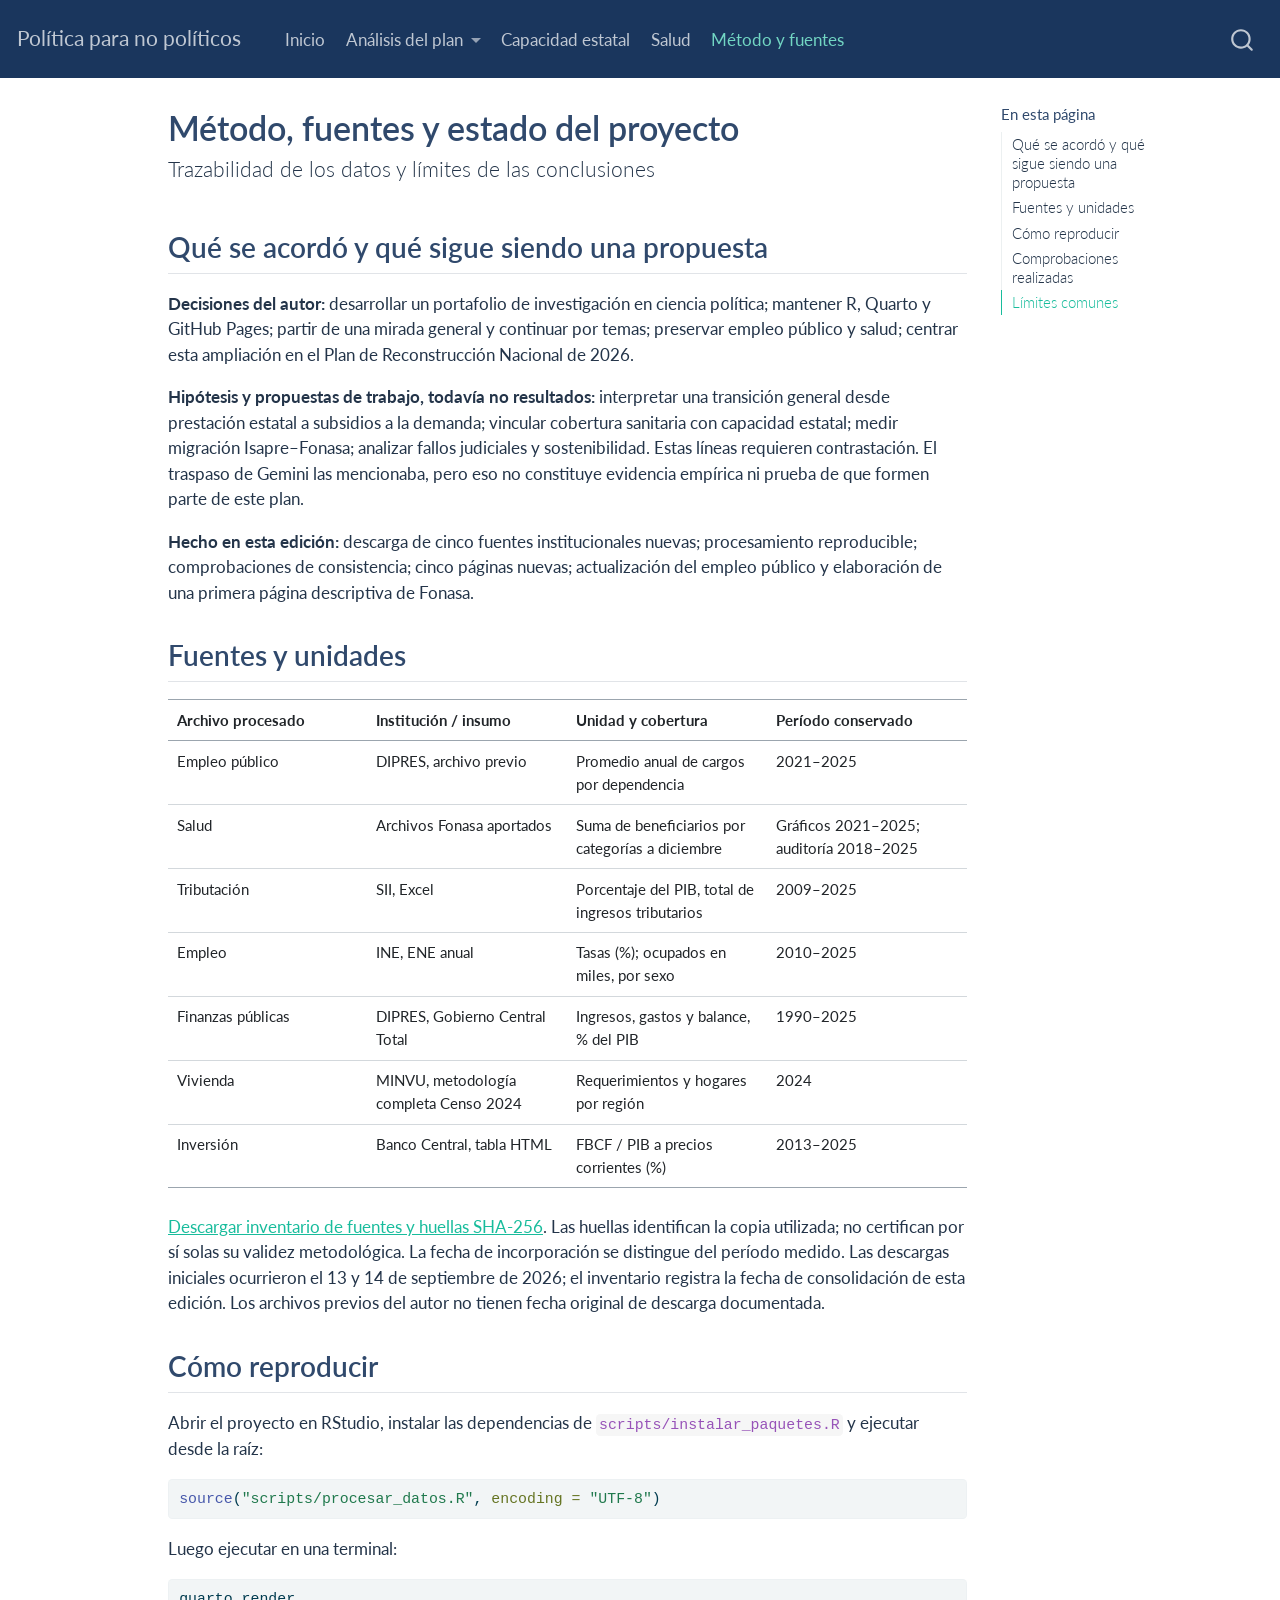
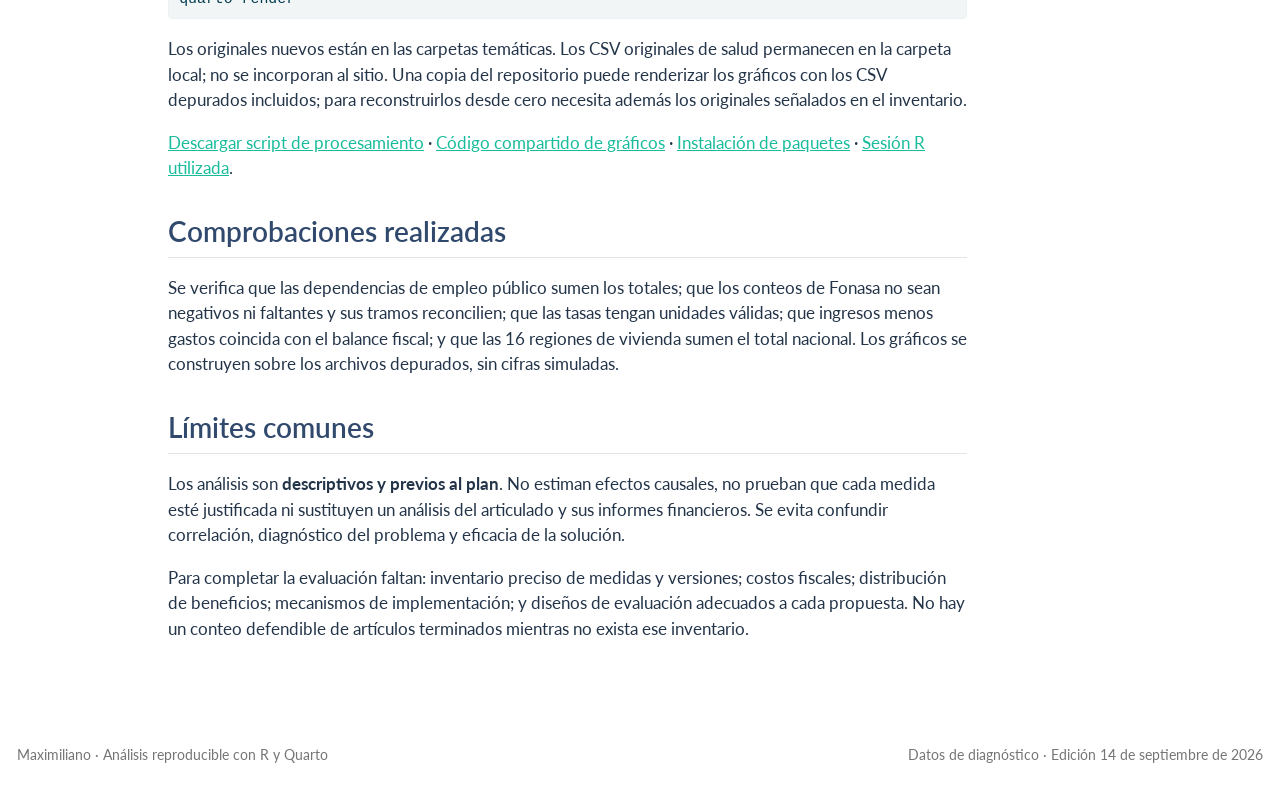
<file: docs/metodologia.html>
<!DOCTYPE html>
<html xmlns="http://www.w3.org/1999/xhtml" lang="es" xml:lang="es"><head>

<meta charset="utf-8">
<meta name="generator" content="quarto-1.3.450">

<meta name="viewport" content="width=device-width, initial-scale=1.0, user-scalable=yes">


<title>Política para no políticos - Método, fuentes y estado del proyecto</title>
<style>
code{white-space: pre-wrap;}
span.smallcaps{font-variant: small-caps;}
div.columns{display: flex; gap: min(4vw, 1.5em);}
div.column{flex: auto; overflow-x: auto;}
div.hanging-indent{margin-left: 1.5em; text-indent: -1.5em;}
ul.task-list{list-style: none;}
ul.task-list li input[type="checkbox"] {
  width: 0.8em;
  margin: 0 0.8em 0.2em -1em; /* quarto-specific, see https://github.com/quarto-dev/quarto-cli/issues/4556 */ 
  vertical-align: middle;
}
/* CSS for syntax highlighting */
pre > code.sourceCode { white-space: pre; position: relative; }
pre > code.sourceCode > span { display: inline-block; line-height: 1.25; }
pre > code.sourceCode > span:empty { height: 1.2em; }
.sourceCode { overflow: visible; }
code.sourceCode > span { color: inherit; text-decoration: inherit; }
div.sourceCode { margin: 1em 0; }
pre.sourceCode { margin: 0; }
@media screen {
div.sourceCode { overflow: auto; }
}
@media print {
pre > code.sourceCode { white-space: pre-wrap; }
pre > code.sourceCode > span { text-indent: -5em; padding-left: 5em; }
}
pre.numberSource code
  { counter-reset: source-line 0; }
pre.numberSource code > span
  { position: relative; left: -4em; counter-increment: source-line; }
pre.numberSource code > span > a:first-child::before
  { content: counter(source-line);
    position: relative; left: -1em; text-align: right; vertical-align: baseline;
    border: none; display: inline-block;
    -webkit-touch-callout: none; -webkit-user-select: none;
    -khtml-user-select: none; -moz-user-select: none;
    -ms-user-select: none; user-select: none;
    padding: 0 4px; width: 4em;
  }
pre.numberSource { margin-left: 3em;  padding-left: 4px; }
div.sourceCode
  {   }
@media screen {
pre > code.sourceCode > span > a:first-child::before { text-decoration: underline; }
}
</style>


<script src="site_libs/quarto-nav/quarto-nav.js"></script>
<script src="site_libs/quarto-nav/headroom.min.js"></script>
<script src="site_libs/clipboard/clipboard.min.js"></script>
<script src="site_libs/quarto-search/autocomplete.umd.js"></script>
<script src="site_libs/quarto-search/fuse.min.js"></script>
<script src="site_libs/quarto-search/quarto-search.js"></script>
<meta name="quarto:offset" content="./">
<script src="site_libs/quarto-html/quarto.js"></script>
<script src="site_libs/quarto-html/popper.min.js"></script>
<script src="site_libs/quarto-html/tippy.umd.min.js"></script>
<script src="site_libs/quarto-html/anchor.min.js"></script>
<link href="site_libs/quarto-html/tippy.css" rel="stylesheet">
<link href="site_libs/quarto-html/quarto-syntax-highlighting.css" rel="stylesheet" id="quarto-text-highlighting-styles">
<script src="site_libs/bootstrap/bootstrap.min.js"></script>
<link href="site_libs/bootstrap/bootstrap-icons.css" rel="stylesheet">
<link href="site_libs/bootstrap/bootstrap.min.css" rel="stylesheet" id="quarto-bootstrap" data-mode="light">
<script id="quarto-search-options" type="application/json">{
  "location": "navbar",
  "copy-button": false,
  "collapse-after": 3,
  "panel-placement": "end",
  "type": "overlay",
  "limit": 20,
  "language": {
    "search-no-results-text": "Sin resultados",
    "search-matching-documents-text": "documentos encontrados",
    "search-copy-link-title": "Copiar el enlace en la búsqueda",
    "search-hide-matches-text": "Ocultar resultados adicionales",
    "search-more-match-text": "resultado adicional en este documento",
    "search-more-matches-text": "resultados adicionales en este documento",
    "search-clear-button-title": "Borrar",
    "search-detached-cancel-button-title": "Cancelar",
    "search-submit-button-title": "Enviar",
    "search-label": "Buscar"
  }
}</script>


<link rel="stylesheet" href="styles.css">
</head>

<body class="nav-fixed">

<div id="quarto-search-results"></div>
  <header id="quarto-header" class="headroom fixed-top">
    <nav class="navbar navbar-expand-lg navbar-dark ">
      <div class="navbar-container container-fluid">
      <div class="navbar-brand-container">
    <a class="navbar-brand" href="./index.html">
    <span class="navbar-title">Política para no políticos</span>
    </a>
  </div>
            <div id="quarto-search" class="" title="Buscar"></div>
          <button class="navbar-toggler" type="button" data-bs-toggle="collapse" data-bs-target="#navbarCollapse" aria-controls="navbarCollapse" aria-expanded="false" aria-label="Navegación de palanca" onclick="if (window.quartoToggleHeadroom) { window.quartoToggleHeadroom(); }">
  <span class="navbar-toggler-icon"></span>
</button>
          <div class="collapse navbar-collapse" id="navbarCollapse">
            <ul class="navbar-nav navbar-nav-scroll me-auto">
  <li class="nav-item">
    <a class="nav-link" href="./index.html" rel="" target="">
 <span class="menu-text">Inicio</span></a>
  </li>  
  <li class="nav-item dropdown ">
    <a class="nav-link dropdown-toggle" href="#" id="nav-menu-análisis-del-plan" role="button" data-bs-toggle="dropdown" aria-expanded="false" rel="" target="">
 <span class="menu-text">Análisis del plan</span>
    </a>
    <ul class="dropdown-menu" aria-labelledby="nav-menu-análisis-del-plan">    
        <li>
    <a class="dropdown-item" href="./03_tributacion.html" rel="" target="">
 <span class="dropdown-text">Tributación</span></a>
  </li>  
        <li>
    <a class="dropdown-item" href="./04_empleo_formal.html" rel="" target="">
 <span class="dropdown-text">Empleo</span></a>
  </li>  
        <li>
    <a class="dropdown-item" href="./05_finanzas_publicas.html" rel="" target="">
 <span class="dropdown-text">Finanzas públicas</span></a>
  </li>  
        <li>
    <a class="dropdown-item" href="./06_vivienda.html" rel="" target="">
 <span class="dropdown-text">Vivienda</span></a>
  </li>  
        <li>
    <a class="dropdown-item" href="./07_inversion.html" rel="" target="">
 <span class="dropdown-text">Inversión</span></a>
  </li>  
    </ul>
  </li>
  <li class="nav-item">
    <a class="nav-link" href="./01_empleo_publico.html" rel="" target="">
 <span class="menu-text">Capacidad estatal</span></a>
  </li>  
  <li class="nav-item">
    <a class="nav-link" href="./02_salud_fonasa.html" rel="" target="">
 <span class="menu-text">Salud</span></a>
  </li>  
  <li class="nav-item">
    <a class="nav-link active" href="./metodologia.html" rel="" target="" aria-current="page">
 <span class="menu-text">Método y fuentes</span></a>
  </li>  
</ul>
            <div class="quarto-navbar-tools ms-auto">
</div>
          </div> <!-- /navcollapse -->
      </div> <!-- /container-fluid -->
    </nav>
</header>
<!-- content -->
<div id="quarto-content" class="quarto-container page-columns page-rows-contents page-layout-article page-navbar">
<!-- sidebar -->
<!-- margin-sidebar -->
    <div id="quarto-margin-sidebar" class="sidebar margin-sidebar">
        <nav id="TOC" role="doc-toc" class="toc-active">
    <h2 id="toc-title">En esta página</h2>
   
  <ul>
  <li><a href="#qué-se-acordó-y-qué-sigue-siendo-una-propuesta" id="toc-qué-se-acordó-y-qué-sigue-siendo-una-propuesta" class="nav-link active" data-scroll-target="#qué-se-acordó-y-qué-sigue-siendo-una-propuesta">Qué se acordó y qué sigue siendo una propuesta</a></li>
  <li><a href="#fuentes-y-unidades" id="toc-fuentes-y-unidades" class="nav-link" data-scroll-target="#fuentes-y-unidades">Fuentes y unidades</a></li>
  <li><a href="#cómo-reproducir" id="toc-cómo-reproducir" class="nav-link" data-scroll-target="#cómo-reproducir">Cómo reproducir</a></li>
  <li><a href="#comprobaciones-realizadas" id="toc-comprobaciones-realizadas" class="nav-link" data-scroll-target="#comprobaciones-realizadas">Comprobaciones realizadas</a></li>
  <li><a href="#límites-comunes" id="toc-límites-comunes" class="nav-link" data-scroll-target="#límites-comunes">Límites comunes</a></li>
  </ul>
</nav>
    </div>
<!-- main -->
<main class="content" id="quarto-document-content">

<header id="title-block-header" class="quarto-title-block default">
<div class="quarto-title">
<h1 class="title">Método, fuentes y estado del proyecto</h1>
<p class="subtitle lead">Trazabilidad de los datos y límites de las conclusiones</p>
</div>



<div class="quarto-title-meta">

    
  
    
  </div>
  

</header>

<section id="qué-se-acordó-y-qué-sigue-siendo-una-propuesta" class="level2">
<h2 class="anchored" data-anchor-id="qué-se-acordó-y-qué-sigue-siendo-una-propuesta">Qué se acordó y qué sigue siendo una propuesta</h2>
<p><strong>Decisiones del autor:</strong> desarrollar un portafolio de investigación en ciencia política; mantener R, Quarto y GitHub Pages; partir de una mirada general y continuar por temas; preservar empleo público y salud; centrar esta ampliación en el Plan de Reconstrucción Nacional de 2026.</p>
<p><strong>Hipótesis y propuestas de trabajo, todavía no resultados:</strong> interpretar una transición general desde prestación estatal a subsidios a la demanda; vincular cobertura sanitaria con capacidad estatal; medir migración Isapre–Fonasa; analizar fallos judiciales y sostenibilidad. Estas líneas requieren contrastación. El traspaso de Gemini las mencionaba, pero eso no constituye evidencia empírica ni prueba de que formen parte de este plan.</p>
<p><strong>Hecho en esta edición:</strong> descarga de cinco fuentes institucionales nuevas; procesamiento reproducible; comprobaciones de consistencia; cinco páginas nuevas; actualización del empleo público y elaboración de una primera página descriptiva de Fonasa.</p>
</section>
<section id="fuentes-y-unidades" class="level2">
<h2 class="anchored" data-anchor-id="fuentes-y-unidades">Fuentes y unidades</h2>
<table class="table">
<colgroup>
<col style="width: 25%">
<col style="width: 25%">
<col style="width: 25%">
<col style="width: 25%">
</colgroup>
<thead>
<tr class="header">
<th>Archivo procesado</th>
<th>Institución / insumo</th>
<th>Unidad y cobertura</th>
<th>Período conservado</th>
</tr>
</thead>
<tbody>
<tr class="odd">
<td>Empleo público</td>
<td>DIPRES, archivo previo</td>
<td>Promedio anual de cargos por dependencia</td>
<td>2021–2025</td>
</tr>
<tr class="even">
<td>Salud</td>
<td>Archivos Fonasa aportados</td>
<td>Suma de beneficiarios por categorías a diciembre</td>
<td>Gráficos 2021–2025; auditoría 2018–2025</td>
</tr>
<tr class="odd">
<td>Tributación</td>
<td>SII, Excel</td>
<td>Porcentaje del PIB, total de ingresos tributarios</td>
<td>2009–2025</td>
</tr>
<tr class="even">
<td>Empleo</td>
<td>INE, ENE anual</td>
<td>Tasas (%); ocupados en miles, por sexo</td>
<td>2010–2025</td>
</tr>
<tr class="odd">
<td>Finanzas públicas</td>
<td>DIPRES, Gobierno Central Total</td>
<td>Ingresos, gastos y balance, % del PIB</td>
<td>1990–2025</td>
</tr>
<tr class="even">
<td>Vivienda</td>
<td>MINVU, metodología completa Censo 2024</td>
<td>Requerimientos y hogares por región</td>
<td>2024</td>
</tr>
<tr class="odd">
<td>Inversión</td>
<td>Banco Central, tabla HTML</td>
<td>FBCF / PIB a precios corrientes (%)</td>
<td>2013–2025</td>
</tr>
</tbody>
</table>
<p><a href="fuentes/manifest.csv">Descargar inventario de fuentes y huellas SHA-256</a>. Las huellas identifican la copia utilizada; no certifican por sí solas su validez metodológica. La fecha de incorporación se distingue del período medido. Las descargas iniciales ocurrieron el 13 y 14 de septiembre de 2026; el inventario registra la fecha de consolidación de esta edición. Los archivos previos del autor no tienen fecha original de descarga documentada.</p>
</section>
<section id="cómo-reproducir" class="level2">
<h2 class="anchored" data-anchor-id="cómo-reproducir">Cómo reproducir</h2>
<p>Abrir el proyecto en RStudio, instalar las dependencias de <code>scripts/instalar_paquetes.R</code> y ejecutar desde la raíz:</p>
<div class="sourceCode" id="cb1"><pre class="sourceCode r code-with-copy"><code class="sourceCode r"><span id="cb1-1"><a href="#cb1-1" aria-hidden="true" tabindex="-1"></a><span class="fu">source</span>(<span class="st">"scripts/procesar_datos.R"</span>, <span class="at">encoding =</span> <span class="st">"UTF-8"</span>)</span></code><button title="Copiar al portapapeles" class="code-copy-button"><i class="bi"></i></button></pre></div>
<p>Luego ejecutar en una terminal:</p>
<div class="sourceCode" id="cb2"><pre class="sourceCode bash code-with-copy"><code class="sourceCode bash"><span id="cb2-1"><a href="#cb2-1" aria-hidden="true" tabindex="-1"></a><span class="ex">quarto</span> render</span></code><button title="Copiar al portapapeles" class="code-copy-button"><i class="bi"></i></button></pre></div>
<p>Los originales nuevos están en las carpetas temáticas. Los CSV originales de salud permanecen en la carpeta local; no se incorporan al sitio. Una copia del repositorio puede renderizar los gráficos con los CSV depurados incluidos; para reconstruirlos desde cero necesita además los originales señalados en el inventario.</p>
<p><a href="scripts/procesar_datos.R">Descargar script de procesamiento</a> · <a href="scripts/graficos.R">Código compartido de gráficos</a> · <a href="scripts/instalar_paquetes.R">Instalación de paquetes</a> · <a href="datos/sesion_R.txt">Sesión R utilizada</a>.</p>
</section>
<section id="comprobaciones-realizadas" class="level2">
<h2 class="anchored" data-anchor-id="comprobaciones-realizadas">Comprobaciones realizadas</h2>
<p>Se verifica que las dependencias de empleo público sumen los totales; que los conteos de Fonasa no sean negativos ni faltantes y sus tramos reconcilien; que las tasas tengan unidades válidas; que ingresos menos gastos coincida con el balance fiscal; y que las 16 regiones de vivienda sumen el total nacional. Los gráficos se construyen sobre los archivos depurados, sin cifras simuladas.</p>
</section>
<section id="límites-comunes" class="level2">
<h2 class="anchored" data-anchor-id="límites-comunes">Límites comunes</h2>
<p>Los análisis son <strong>descriptivos y previos al plan</strong>. No estiman efectos causales, no prueban que cada medida esté justificada ni sustituyen un análisis del articulado y sus informes financieros. Se evita confundir correlación, diagnóstico del problema y eficacia de la solución.</p>
<p>Para completar la evaluación faltan: inventario preciso de medidas y versiones; costos fiscales; distribución de beneficios; mecanismos de implementación; y diseños de evaluación adecuados a cada propuesta. No hay un conteo defendible de artículos terminados mientras no exista ese inventario.</p>


</section>

</main> <!-- /main -->
<script id="quarto-html-after-body" type="application/javascript">
window.document.addEventListener("DOMContentLoaded", function (event) {
  const toggleBodyColorMode = (bsSheetEl) => {
    const mode = bsSheetEl.getAttribute("data-mode");
    const bodyEl = window.document.querySelector("body");
    if (mode === "dark") {
      bodyEl.classList.add("quarto-dark");
      bodyEl.classList.remove("quarto-light");
    } else {
      bodyEl.classList.add("quarto-light");
      bodyEl.classList.remove("quarto-dark");
    }
  }
  const toggleBodyColorPrimary = () => {
    const bsSheetEl = window.document.querySelector("link#quarto-bootstrap");
    if (bsSheetEl) {
      toggleBodyColorMode(bsSheetEl);
    }
  }
  toggleBodyColorPrimary();  
  const icon = "";
  const anchorJS = new window.AnchorJS();
  anchorJS.options = {
    placement: 'right',
    icon: icon
  };
  anchorJS.add('.anchored');
  const isCodeAnnotation = (el) => {
    for (const clz of el.classList) {
      if (clz.startsWith('code-annotation-')) {                     
        return true;
      }
    }
    return false;
  }
  const clipboard = new window.ClipboardJS('.code-copy-button', {
    text: function(trigger) {
      const codeEl = trigger.previousElementSibling.cloneNode(true);
      for (const childEl of codeEl.children) {
        if (isCodeAnnotation(childEl)) {
          childEl.remove();
        }
      }
      return codeEl.innerText;
    }
  });
  clipboard.on('success', function(e) {
    // button target
    const button = e.trigger;
    // don't keep focus
    button.blur();
    // flash "checked"
    button.classList.add('code-copy-button-checked');
    var currentTitle = button.getAttribute("title");
    button.setAttribute("title", "Copiado");
    let tooltip;
    if (window.bootstrap) {
      button.setAttribute("data-bs-toggle", "tooltip");
      button.setAttribute("data-bs-placement", "left");
      button.setAttribute("data-bs-title", "Copiado");
      tooltip = new bootstrap.Tooltip(button, 
        { trigger: "manual", 
          customClass: "code-copy-button-tooltip",
          offset: [0, -8]});
      tooltip.show();    
    }
    setTimeout(function() {
      if (tooltip) {
        tooltip.hide();
        button.removeAttribute("data-bs-title");
        button.removeAttribute("data-bs-toggle");
        button.removeAttribute("data-bs-placement");
      }
      button.setAttribute("title", currentTitle);
      button.classList.remove('code-copy-button-checked');
    }, 1000);
    // clear code selection
    e.clearSelection();
  });
  function tippyHover(el, contentFn) {
    const config = {
      allowHTML: true,
      content: contentFn,
      maxWidth: 500,
      delay: 100,
      arrow: false,
      appendTo: function(el) {
          return el.parentElement;
      },
      interactive: true,
      interactiveBorder: 10,
      theme: 'quarto',
      placement: 'bottom-start'
    };
    window.tippy(el, config); 
  }
  const noterefs = window.document.querySelectorAll('a[role="doc-noteref"]');
  for (var i=0; i<noterefs.length; i++) {
    const ref = noterefs[i];
    tippyHover(ref, function() {
      // use id or data attribute instead here
      let href = ref.getAttribute('data-footnote-href') || ref.getAttribute('href');
      try { href = new URL(href).hash; } catch {}
      const id = href.replace(/^#\/?/, "");
      const note = window.document.getElementById(id);
      return note.innerHTML;
    });
  }
      let selectedAnnoteEl;
      const selectorForAnnotation = ( cell, annotation) => {
        let cellAttr = 'data-code-cell="' + cell + '"';
        let lineAttr = 'data-code-annotation="' +  annotation + '"';
        const selector = 'span[' + cellAttr + '][' + lineAttr + ']';
        return selector;
      }
      const selectCodeLines = (annoteEl) => {
        const doc = window.document;
        const targetCell = annoteEl.getAttribute("data-target-cell");
        const targetAnnotation = annoteEl.getAttribute("data-target-annotation");
        const annoteSpan = window.document.querySelector(selectorForAnnotation(targetCell, targetAnnotation));
        const lines = annoteSpan.getAttribute("data-code-lines").split(",");
        const lineIds = lines.map((line) => {
          return targetCell + "-" + line;
        })
        let top = null;
        let height = null;
        let parent = null;
        if (lineIds.length > 0) {
            //compute the position of the single el (top and bottom and make a div)
            const el = window.document.getElementById(lineIds[0]);
            top = el.offsetTop;
            height = el.offsetHeight;
            parent = el.parentElement.parentElement;
          if (lineIds.length > 1) {
            const lastEl = window.document.getElementById(lineIds[lineIds.length - 1]);
            const bottom = lastEl.offsetTop + lastEl.offsetHeight;
            height = bottom - top;
          }
          if (top !== null && height !== null && parent !== null) {
            // cook up a div (if necessary) and position it 
            let div = window.document.getElementById("code-annotation-line-highlight");
            if (div === null) {
              div = window.document.createElement("div");
              div.setAttribute("id", "code-annotation-line-highlight");
              div.style.position = 'absolute';
              parent.appendChild(div);
            }
            div.style.top = top - 2 + "px";
            div.style.height = height + 4 + "px";
            let gutterDiv = window.document.getElementById("code-annotation-line-highlight-gutter");
            if (gutterDiv === null) {
              gutterDiv = window.document.createElement("div");
              gutterDiv.setAttribute("id", "code-annotation-line-highlight-gutter");
              gutterDiv.style.position = 'absolute';
              const codeCell = window.document.getElementById(targetCell);
              const gutter = codeCell.querySelector('.code-annotation-gutter');
              gutter.appendChild(gutterDiv);
            }
            gutterDiv.style.top = top - 2 + "px";
            gutterDiv.style.height = height + 4 + "px";
          }
          selectedAnnoteEl = annoteEl;
        }
      };
      const unselectCodeLines = () => {
        const elementsIds = ["code-annotation-line-highlight", "code-annotation-line-highlight-gutter"];
        elementsIds.forEach((elId) => {
          const div = window.document.getElementById(elId);
          if (div) {
            div.remove();
          }
        });
        selectedAnnoteEl = undefined;
      };
      // Attach click handler to the DT
      const annoteDls = window.document.querySelectorAll('dt[data-target-cell]');
      for (const annoteDlNode of annoteDls) {
        annoteDlNode.addEventListener('click', (event) => {
          const clickedEl = event.target;
          if (clickedEl !== selectedAnnoteEl) {
            unselectCodeLines();
            const activeEl = window.document.querySelector('dt[data-target-cell].code-annotation-active');
            if (activeEl) {
              activeEl.classList.remove('code-annotation-active');
            }
            selectCodeLines(clickedEl);
            clickedEl.classList.add('code-annotation-active');
          } else {
            // Unselect the line
            unselectCodeLines();
            clickedEl.classList.remove('code-annotation-active');
          }
        });
      }
  const findCites = (el) => {
    const parentEl = el.parentElement;
    if (parentEl) {
      const cites = parentEl.dataset.cites;
      if (cites) {
        return {
          el,
          cites: cites.split(' ')
        };
      } else {
        return findCites(el.parentElement)
      }
    } else {
      return undefined;
    }
  };
  var bibliorefs = window.document.querySelectorAll('a[role="doc-biblioref"]');
  for (var i=0; i<bibliorefs.length; i++) {
    const ref = bibliorefs[i];
    const citeInfo = findCites(ref);
    if (citeInfo) {
      tippyHover(citeInfo.el, function() {
        var popup = window.document.createElement('div');
        citeInfo.cites.forEach(function(cite) {
          var citeDiv = window.document.createElement('div');
          citeDiv.classList.add('hanging-indent');
          citeDiv.classList.add('csl-entry');
          var biblioDiv = window.document.getElementById('ref-' + cite);
          if (biblioDiv) {
            citeDiv.innerHTML = biblioDiv.innerHTML;
          }
          popup.appendChild(citeDiv);
        });
        return popup.innerHTML;
      });
    }
  }
    var localhostRegex = new RegExp(/^(?:http|https):\/\/localhost\:?[0-9]*\//);
      var filterRegex = new RegExp("https:\/\/titan1959\.github\.io\/Mega-reforma-Chile\/");
    var isInternal = (href) => {
        return filterRegex.test(href) || localhostRegex.test(href);
    }
    // Inspect non-navigation links and adorn them if external
 	var links = window.document.querySelectorAll('a[href]:not(.nav-link):not(.navbar-brand):not(.toc-action):not(.sidebar-link):not(.sidebar-item-toggle):not(.pagination-link):not(.no-external):not([aria-hidden]):not(.dropdown-item)');
    for (var i=0; i<links.length; i++) {
      const link = links[i];
      if (!isInternal(link.href)) {
          // target, if specified
          link.setAttribute("target", "_blank");
      }
    }
});
</script>
</div> <!-- /content -->
<footer class="footer">
  <div class="nav-footer">
    <div class="nav-footer-left">Maximiliano · Análisis reproducible con R y Quarto</div>   
    <div class="nav-footer-center">
      &nbsp;
    </div>
    <div class="nav-footer-right">Datos de diagnóstico · Edición 14 de septiembre de 2026</div>
  </div>
</footer>



</body></html>
</file>
<file: docs/site_libs/quarto-html/tippy.css>
.tippy-box[data-animation=fade][data-state=hidden]{opacity:0}[data-tippy-root]{max-width:calc(100vw - 10px)}.tippy-box{position:relative;background-color:#333;color:#fff;border-radius:4px;font-size:14px;line-height:1.4;white-space:normal;outline:0;transition-property:transform,visibility,opacity}.tippy-box[data-placement^=top]>.tippy-arrow{bottom:0}.tippy-box[data-placement^=top]>.tippy-arrow:before{bottom:-7px;left:0;border-width:8px 8px 0;border-top-color:initial;transform-origin:center top}.tippy-box[data-placement^=bottom]>.tippy-arrow{top:0}.tippy-box[data-placement^=bottom]>.tippy-arrow:before{top:-7px;left:0;border-width:0 8px 8px;border-bottom-color:initial;transform-origin:center bottom}.tippy-box[data-placement^=left]>.tippy-arrow{right:0}.tippy-box[data-placement^=left]>.tippy-arrow:before{border-width:8px 0 8px 8px;border-left-color:initial;right:-7px;transform-origin:center left}.tippy-box[data-placement^=right]>.tippy-arrow{left:0}.tippy-box[data-placement^=right]>.tippy-arrow:before{left:-7px;border-width:8px 8px 8px 0;border-right-color:initial;transform-origin:center right}.tippy-box[data-inertia][data-state=visible]{transition-timing-function:cubic-bezier(.54,1.5,.38,1.11)}.tippy-arrow{width:16px;height:16px;color:#333}.tippy-arrow:before{content:"";position:absolute;border-color:transparent;border-style:solid}.tippy-content{position:relative;padding:5px 9px;z-index:1}
</file>
<file: docs/site_libs/quarto-html/quarto-syntax-highlighting.css>
/* quarto syntax highlight colors */
:root {
  --quarto-hl-ot-color: #003B4F;
  --quarto-hl-at-color: #657422;
  --quarto-hl-ss-color: #20794D;
  --quarto-hl-an-color: #5E5E5E;
  --quarto-hl-fu-color: #4758AB;
  --quarto-hl-st-color: #20794D;
  --quarto-hl-cf-color: #003B4F;
  --quarto-hl-op-color: #5E5E5E;
  --quarto-hl-er-color: #AD0000;
  --quarto-hl-bn-color: #AD0000;
  --quarto-hl-al-color: #AD0000;
  --quarto-hl-va-color: #111111;
  --quarto-hl-bu-color: inherit;
  --quarto-hl-ex-color: inherit;
  --quarto-hl-pp-color: #AD0000;
  --quarto-hl-in-color: #5E5E5E;
  --quarto-hl-vs-color: #20794D;
  --quarto-hl-wa-color: #5E5E5E;
  --quarto-hl-do-color: #5E5E5E;
  --quarto-hl-im-color: #00769E;
  --quarto-hl-ch-color: #20794D;
  --quarto-hl-dt-color: #AD0000;
  --quarto-hl-fl-color: #AD0000;
  --quarto-hl-co-color: #5E5E5E;
  --quarto-hl-cv-color: #5E5E5E;
  --quarto-hl-cn-color: #8f5902;
  --quarto-hl-sc-color: #5E5E5E;
  --quarto-hl-dv-color: #AD0000;
  --quarto-hl-kw-color: #003B4F;
}

/* other quarto variables */
:root {
  --quarto-font-monospace: SFMono-Regular, Menlo, Monaco, Consolas, "Liberation Mono", "Courier New", monospace;
}

pre > code.sourceCode > span {
  color: #003B4F;
}

code span {
  color: #003B4F;
}

code.sourceCode > span {
  color: #003B4F;
}

div.sourceCode,
div.sourceCode pre.sourceCode {
  color: #003B4F;
}

code span.ot {
  color: #003B4F;
  font-style: inherit;
}

code span.at {
  color: #657422;
  font-style: inherit;
}

code span.ss {
  color: #20794D;
  font-style: inherit;
}

code span.an {
  color: #5E5E5E;
  font-style: inherit;
}

code span.fu {
  color: #4758AB;
  font-style: inherit;
}

code span.st {
  color: #20794D;
  font-style: inherit;
}

code span.cf {
  color: #003B4F;
  font-style: inherit;
}

code span.op {
  color: #5E5E5E;
  font-style: inherit;
}

code span.er {
  color: #AD0000;
  font-style: inherit;
}

code span.bn {
  color: #AD0000;
  font-style: inherit;
}

code span.al {
  color: #AD0000;
  font-style: inherit;
}

code span.va {
  color: #111111;
  font-style: inherit;
}

code span.bu {
  font-style: inherit;
}

code span.ex {
  font-style: inherit;
}

code span.pp {
  color: #AD0000;
  font-style: inherit;
}

code span.in {
  color: #5E5E5E;
  font-style: inherit;
}

code span.vs {
  color: #20794D;
  font-style: inherit;
}

code span.wa {
  color: #5E5E5E;
  font-style: italic;
}

code span.do {
  color: #5E5E5E;
  font-style: italic;
}

code span.im {
  color: #00769E;
  font-style: inherit;
}

code span.ch {
  color: #20794D;
  font-style: inherit;
}

code span.dt {
  color: #AD0000;
  font-style: inherit;
}

code span.fl {
  color: #AD0000;
  font-style: inherit;
}

code span.co {
  color: #5E5E5E;
  font-style: inherit;
}

code span.cv {
  color: #5E5E5E;
  font-style: italic;
}

code span.cn {
  color: #8f5902;
  font-style: inherit;
}

code span.sc {
  color: #5E5E5E;
  font-style: inherit;
}

code span.dv {
  color: #AD0000;
  font-style: inherit;
}

code span.kw {
  color: #003B4F;
  font-style: inherit;
}

.prevent-inlining {
  content: "</";
}

/*# sourceMappingURL=debc5d5d77c3f9108843748ff7464032.css.map */
</file>
<file: docs/styles.css>
:root { --azul: #1a365d; --tinta: #233449; }
body { color: var(--tinta); }
h1,h2,h3 { color: var(--azul); }
.quarto-title .subtitle { max-width: 760px; line-height: 1.5; }
.hero { background: #edf2f7; border-left: 5px solid #bd5315; padding: 1.4rem 1.6rem; margin: 1.4rem 0 2rem; border-radius: 4px; }
.cards { display: grid; grid-template-columns: repeat(2,minmax(0,1fr)); gap: 1rem; margin: 1.2rem 0 2rem; }
.card-tema { border: 1px solid #d7dfe9; border-radius: 8px; padding: 1.1rem 1.3rem; background: #fff; }
.card-tema h3 { font-size: 1.18rem; margin: 0 0 .5rem; }
.card-tema p { margin-bottom: .4rem; font-size: .95rem; }
table { font-size: .9rem; }
.cell-output-display { overflow-x: auto; }
.cell-output-display img { max-width: 100%; height: auto; }
details.code-fold { margin-bottom: .8rem; }
@media(max-width:650px) { .cards { grid-template-columns: 1fr; } .hero { padding: 1rem; } h1.title { font-size: 1.85rem; } }
</file>
